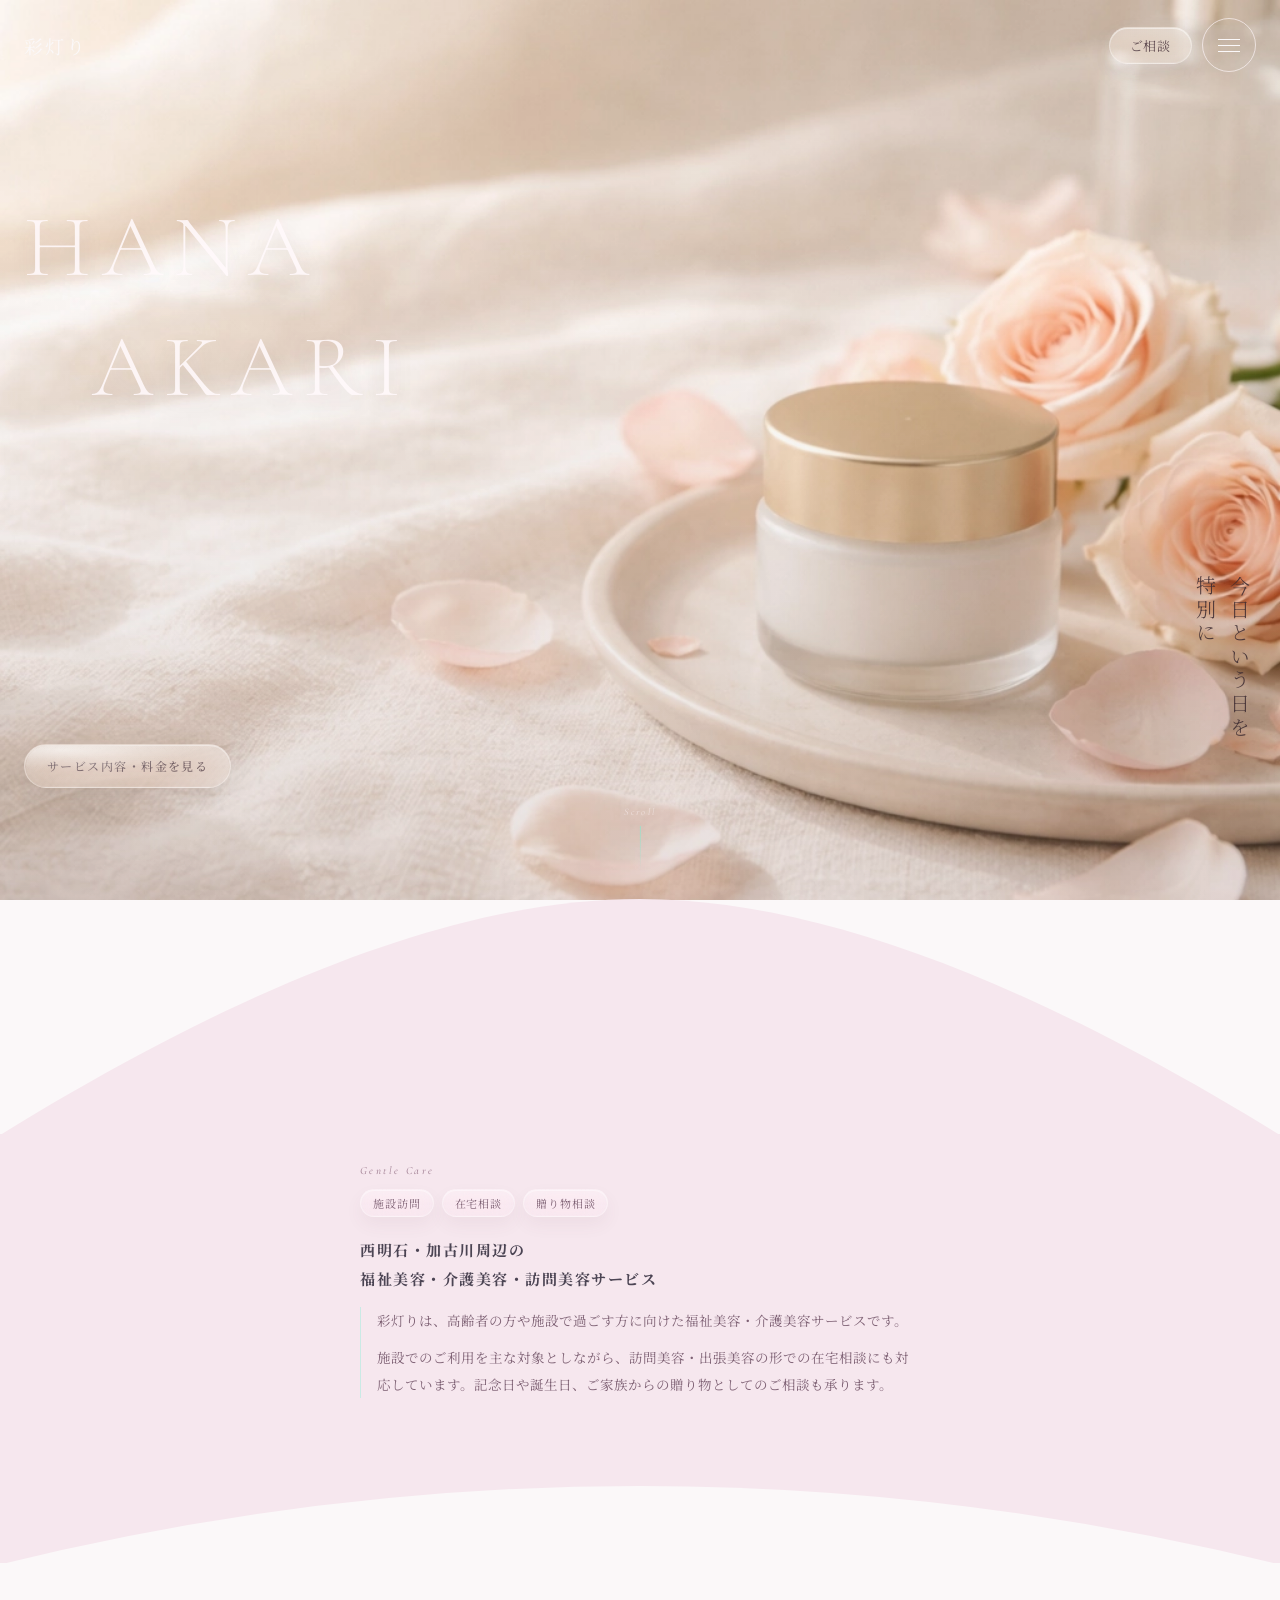
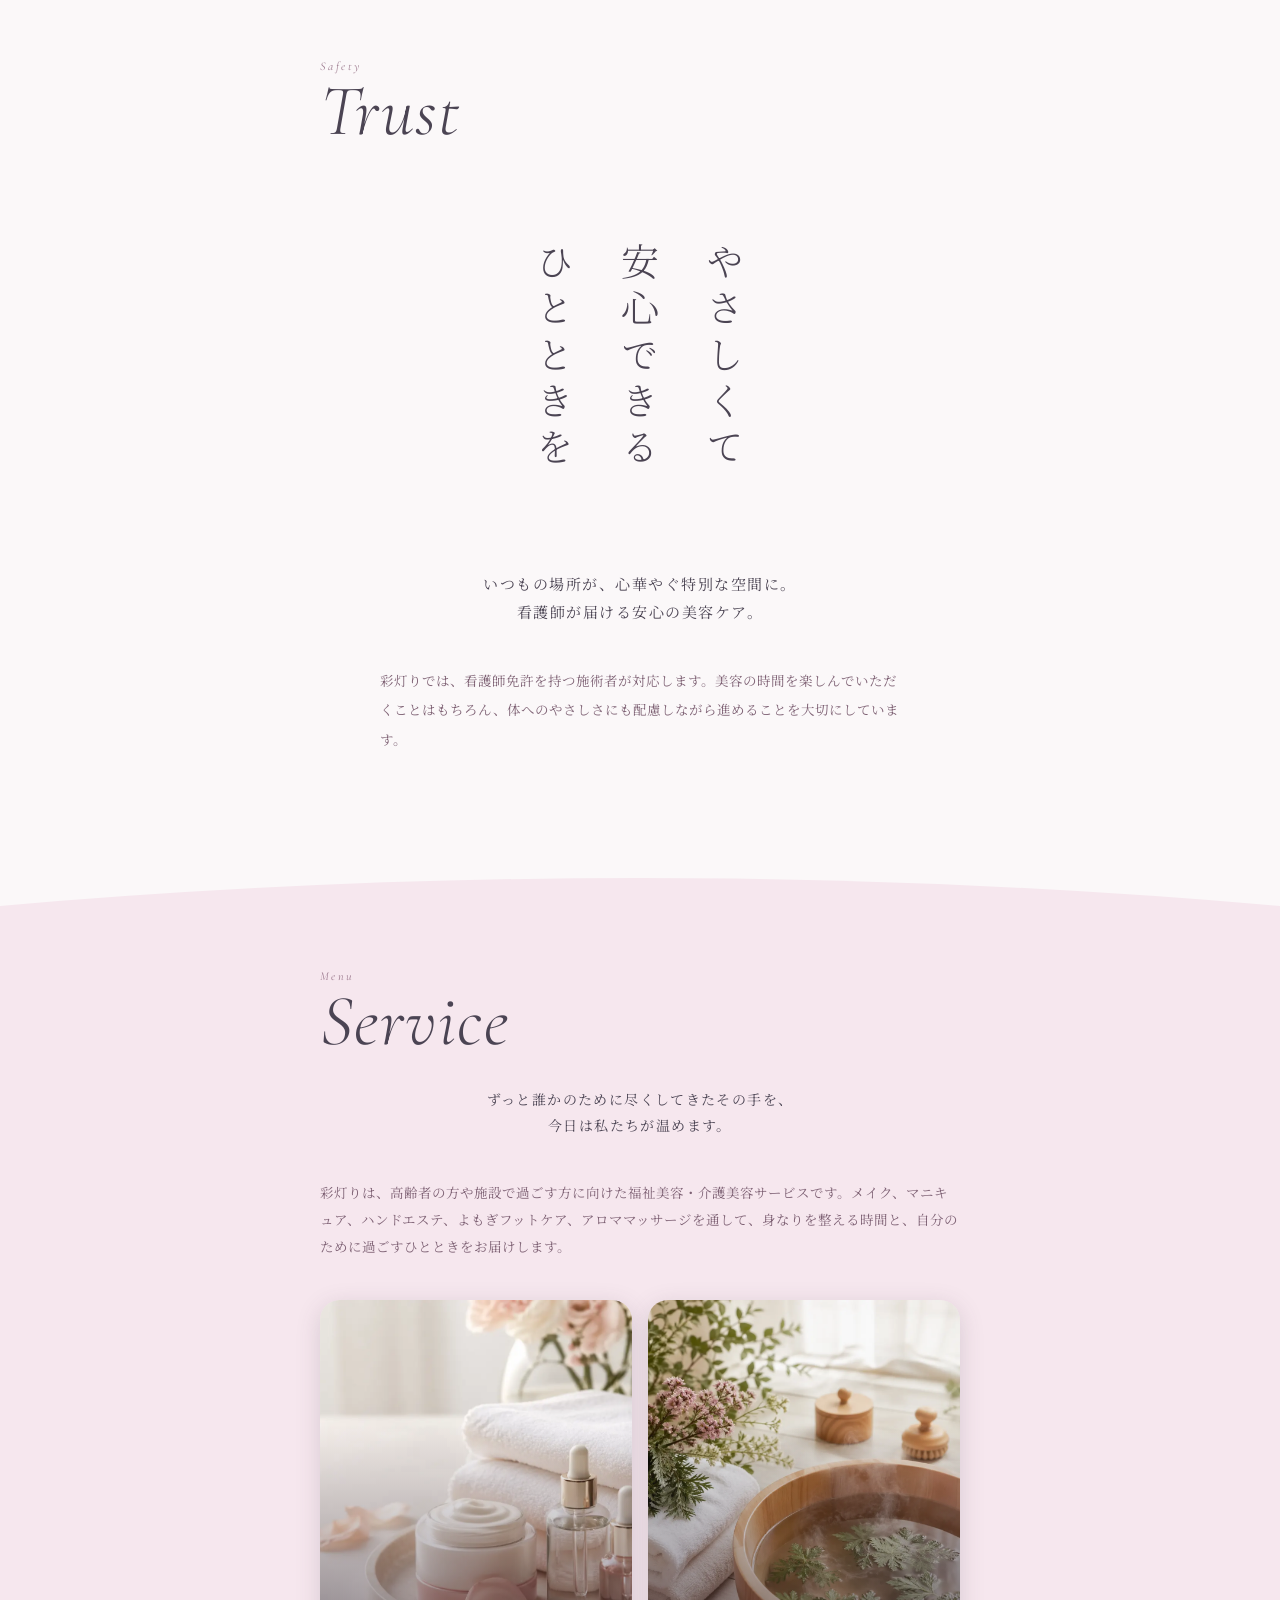
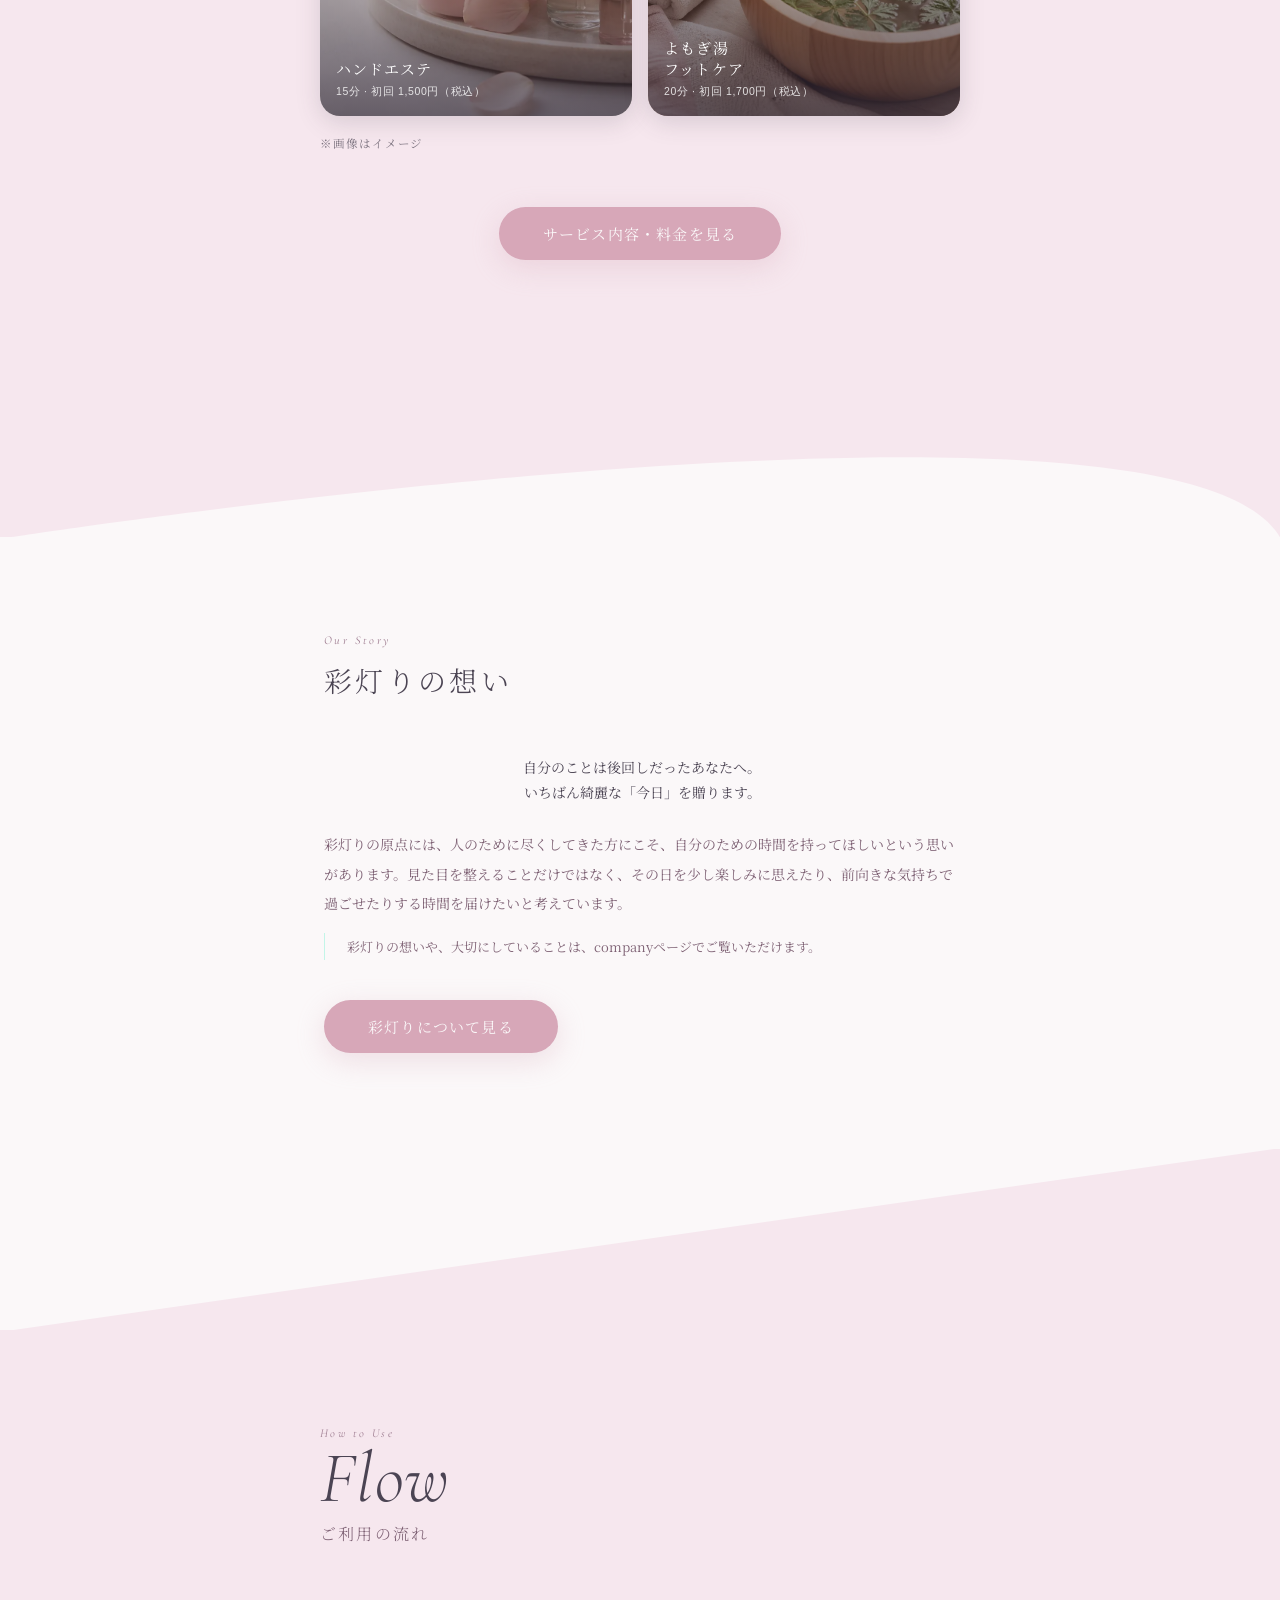
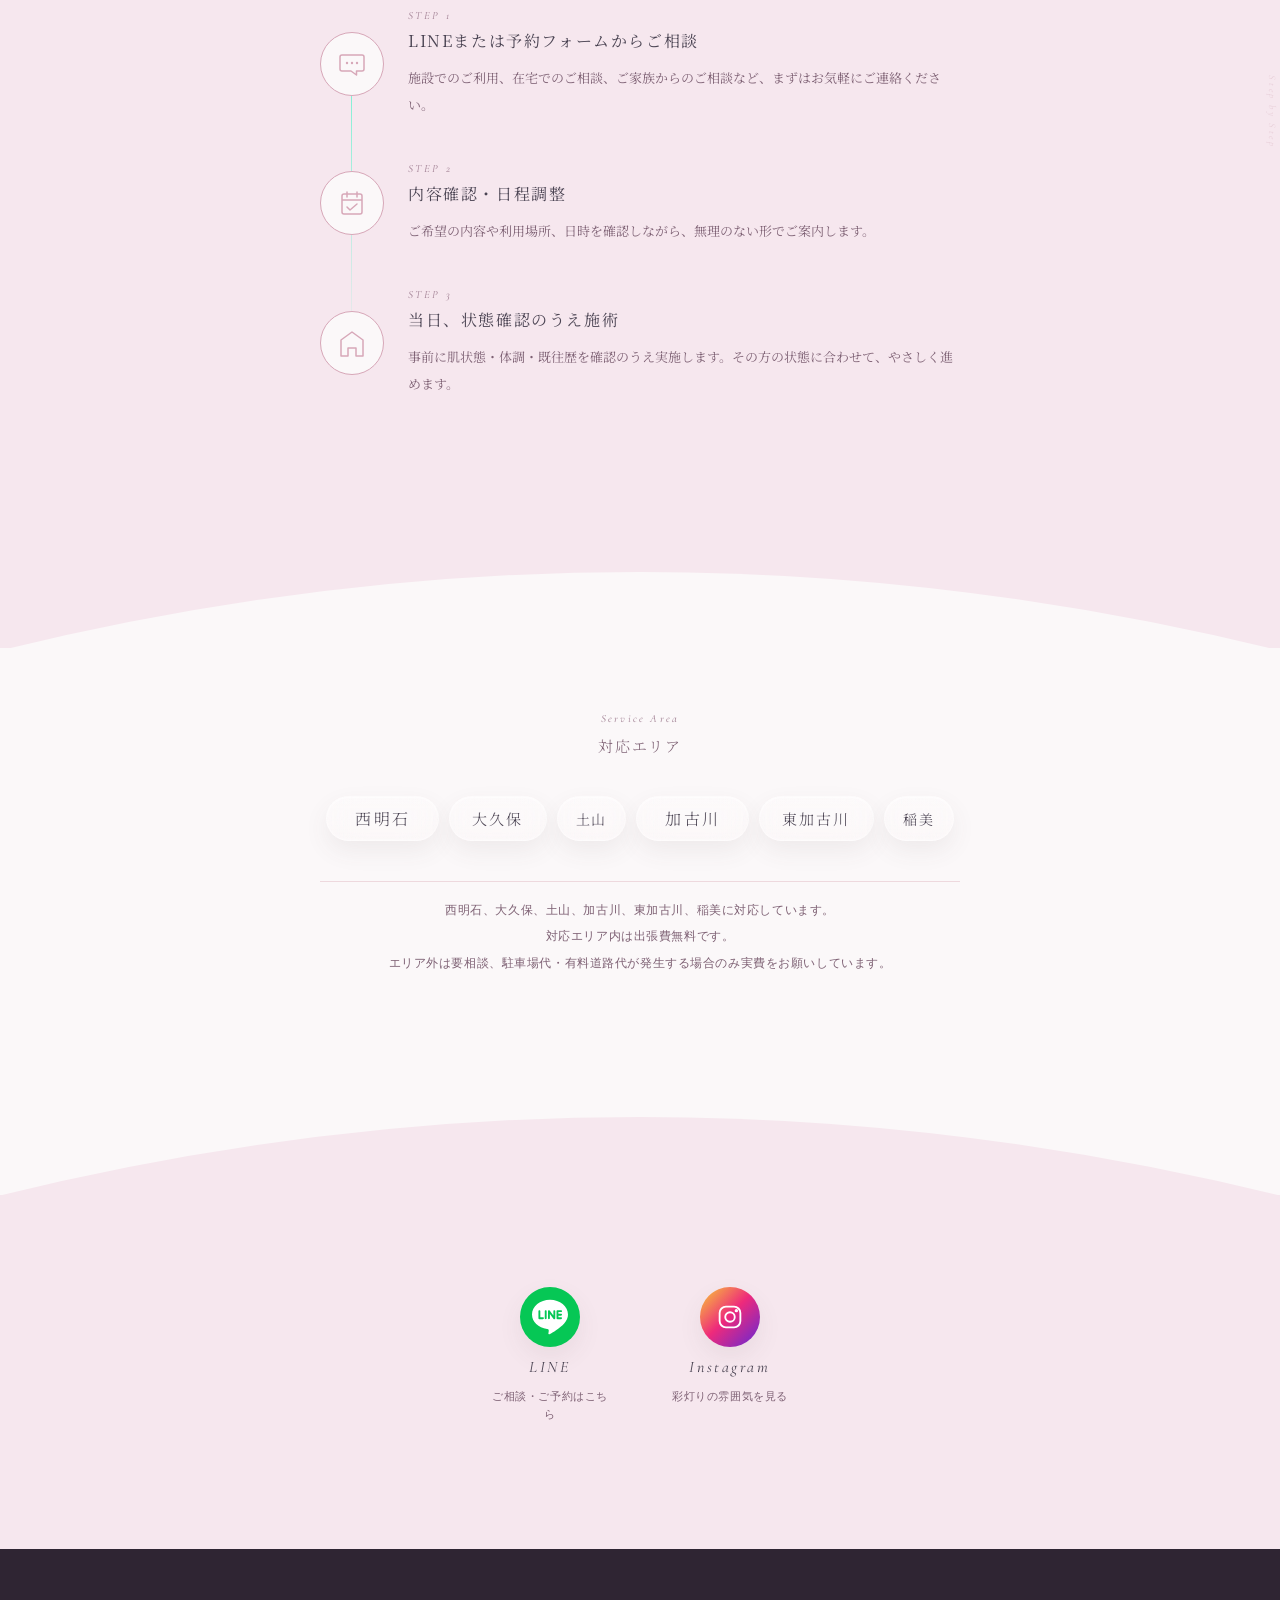
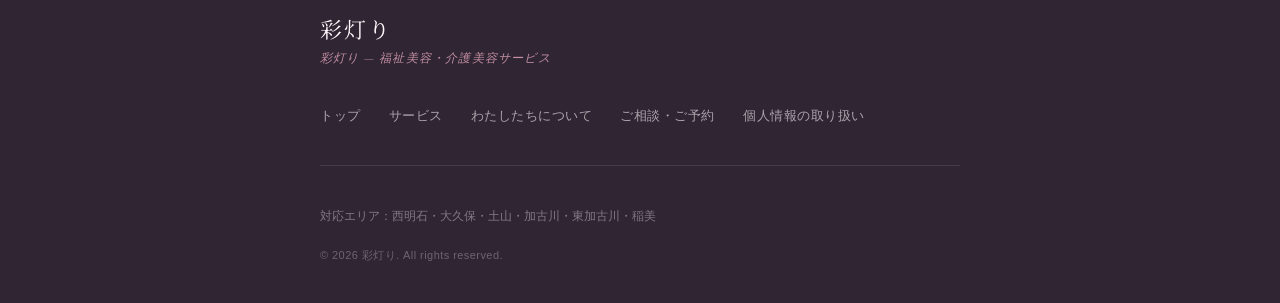
<file: index.html>
﻿<!DOCTYPE html>
<html lang="ja">
<head>
  <meta charset="utf-8" />
  <meta name="viewport" content="width=device-width, initial-scale=1.0" />

  <title>彩灯り｜西明石・加古川周辺の福祉美容・介護美容・訪問美容</title>
  <meta name="description" content="彩灯りは、西明石・加古川周辺で高齢者の方や施設で過ごす方に向けた福祉美容・介護美容・訪問美容サービスを提供しています。" />
  <meta name="application-name" content="彩灯り" />
  <meta name="apple-mobile-web-app-title" content="彩灯り" />

  <link rel="canonical" href="https://hanaakari.remedora.jp/" />

  <link rel="icon" href="assets/images/favicon.ico" />
  <link rel="apple-touch-icon" href="assets/images/apple-touch-icon.png" />

  <meta property="og:type" content="website" />
  <meta property="og:site_name" content="彩灯り" />
  <meta property="og:title" content="彩灯り｜西明石・加古川周辺の福祉美容・介護美容・訪問美容" />
  <meta property="og:description" content="彩灯りは、西明石・加古川周辺で高齢者の方や施設で過ごす方に向けた福祉美容・介護美容・訪問美容サービスを提供しています。" />
  <meta property="og:url" content="https://hanaakari.remedora.jp/" />
  <meta property="og:image" content="https://hanaakari.remedora.jp/assets/images/hanaakari-ogp.jpg?v=20260425-2" />
  <meta property="og:image:secure_url" content="https://hanaakari.remedora.jp/assets/images/hanaakari-ogp.jpg?v=20260425-2" />
  <meta property="og:image:type" content="image/jpeg" />
  <meta property="og:image:width" content="1200" />
  <meta property="og:image:height" content="630" />
  <meta property="og:locale" content="ja_JP" />

  <meta name="twitter:card" content="summary_large_image" />
  <meta name="twitter:title" content="彩灯り｜西明石・加古川周辺の福祉美容・介護美容・訪問美容" />
  <meta name="twitter:description" content="彩灯りは、西明石・加古川周辺で高齢者の方や施設で過ごす方に向けた福祉美容・介護美容・訪問美容サービスを提供しています。" />
  <meta name="twitter:image" content="https://hanaakari.remedora.jp/assets/images/hanaakari-ogp.jpg?v=20260425-2" />

  <link rel="preconnect" href="https://fonts.googleapis.com" />
  <link rel="preconnect" href="https://fonts.gstatic.com" crossorigin />
  <link href="https://fonts.googleapis.com/css2?family=Cormorant+Garamond:ital,wght@0,300;0,400;1,300;1,400&amp;family=Noto+Serif+JP:wght@300;400&amp;display=swap" rel="stylesheet" />

  <link rel="stylesheet" href="assets/css/base.css" />
  <link rel="stylesheet" href="assets/css/components.css" />
  <link rel="stylesheet" href="assets/css/sections.css" />

  <script type="application/ld+json">
{
  "@context": "https://schema.org",
  "@type": "WebSite",
  "name": "彩灯り",
  "alternateName": [
    "はなあかり",
    "HANA AKARI",
    "福祉美容 彩灯り",
    "hanaakari.remedora.jp"
  ],
  "url": "https://hanaakari.remedora.jp/"
}
  </script>

  <script type="application/ld+json">
{
  "@context": "https://schema.org",
  "@type": "LocalBusiness",
  "name": "彩灯り",
  "url": "https://hanaakari.remedora.jp/",
  "image": "https://hanaakari.remedora.jp/assets/images/hanaakari-ogp.jpg",
  "description": "彩灯りは、西明石・加古川周辺で高齢者の方や施設・ご自宅で過ごす方に向けた福祉美容・介護美容・訪問美容サービスを提供しています。",
  "areaServed": [
    "西明石",
    "大久保",
    "土山",
    "加古川",
    "東加古川",
    "稲美"
  ],
  "serviceType": [
    "福祉美容",
    "介護美容",
    "訪問美容",
    "出張美容",
    "メイク",
    "マニキュア",
    "ハンドエステ",
    "よもぎフットケア",
    "アロマケア"
  ]
}
  </script>

  <script async src="https://www.googletagmanager.com/gtag/js?id=G-NT072ZRGZ3"></script>
  <script>
    window.dataLayer = window.dataLayer || [];
    function gtag(){dataLayer.push(arguments);}
    gtag('js', new Date());
    gtag('config', 'G-NT072ZRGZ3');
  </script>
</head>
<body>
<!-- ========== Loading Screen ========== -->
<div aria-label="読み込み中" class="site-loading" id="site-loading" role="status">
<div aria-hidden="true" class="site-loading__circles">
<div class="site-loading__circle"></div>
<div class="site-loading__circle"></div>
<div class="site-loading__circle"></div>
</div>
<div class="site-loading__inner">
<p class="site-loading__logo">彩灯り</p>
<p class="site-loading__sub">HANA AKARI</p>
<div aria-hidden="true" class="site-loading__bar">
<div class="site-loading__bar-fill"></div>
</div>
</div>
</div>
<!-- ========== Header ========== -->
<header class="site-header" role="banner">
<a aria-label="彩灯り トップへ" class="site-header__logo" href="index.html">彩灯り</a>
<div class="site-header__actions">
<a class="pill-link--header" href="contact.html">ご相談</a>
<button aria-controls="navDrawer" aria-expanded="false" aria-label="メニューを開く" class="menu-circle">
<span aria-hidden="true" class="menu-circle__lines">
<span></span><span></span><span></span>
</span>
</button>
</div>
</header>
<!-- Navigation Drawer -->
<nav aria-label="サイトナビゲーション" class="nav-drawer" id="navDrawer">
<ul class="nav-drawer__list" role="list">
<li class="nav-drawer__item">
<a class="nav-drawer__link" href="index.html">
          トップ <span class="nav-en">Home</span>
</a>
</li>
<li class="nav-drawer__item">
<a class="nav-drawer__link" href="service.html">
          サービス <span class="nav-en">Service</span>
</a>
</li>
<li class="nav-drawer__item">
<a class="nav-drawer__link" href="company.html">
          わたしたちについて <span class="nav-en">Company</span>
</a>
</li>
<li class="nav-drawer__item">
<a class="nav-drawer__link" href="contact.html">
          ご相談・ご予約 <span class="nav-en">Contact</span>
</a>
</li>
</ul>
<div class="nav-drawer__contact">
<p class="nav-drawer__contact-label">Contact</p>
<a class="pill-cta" href="contact.html">ご相談はこちら</a>
</div>
</nav>
<main>
<!-- ========== Hero ========== -->
<section aria-label="ヒーローセクション" class="hero hero--visual-first">
<div aria-hidden="true" class="hero__bg"></div>

<div aria-hidden="true" class="hero__vertical-copy">
<span class="hero__vertical-line">今日という日を<br>特別に</span>
</div>

<div class="hero__content hero__content--visual-first">
<p class="hero__brand" aria-label="彩灯り">
<span class="hero__brand-line">HANA</span>
<span class="hero__brand-line hero__brand-line--sub">AKARI</span>
</p>
<a class="pill-cta pill-cta--hero" href="service.html" data-ga4-event="service_interest_click" data-ga4-cta-location="hero" data-ga4-cta-text="サービス内容・料金を見る" data-ga4-page-type="home">サービス内容・料金を見る</a>
</div>

<div aria-hidden="true" class="hero__scroll">
<span class="hero__scroll-label">Scroll</span>
<span class="hero__scroll-line"></span>
</div>
</section>

<!-- shape: hero → hero intro -->
<div aria-hidden="true" class="curve-top">
<svg preserveaspectratio="none" viewbox="0 0 390 72" xmlns="http://www.w3.org/2000/svg">
<path d="M0,72 C78,24 142,0 195,0 C248,0 312,24 390,72 L390,72 L0,72 Z" fill="#F6E7EE"></path>
</svg>
</div>

<div class="home-hero-copy">
  <div class="home-hero-copy__inner">
    <span class="home-hero-copy__eyebrow fade-up">Gentle Care</span>

    <div class="home-hero-copy__chips fade-up" data-delay="60" aria-label="対応内容">
      <span class="home-hero-copy__chip">施設訪問</span>
      <span class="home-hero-copy__chip">在宅相談</span>
      <span class="home-hero-copy__chip">贈り物相談</span>
    </div>

    <h1 class="home-hero-copy__lead fade-up">西明石・加古川周辺の<br>福祉美容・介護美容・訪問美容サービス</h1>

    <div class="home-hero-copy__body">
      <p class="home-hero-copy__text fade-up" data-delay="100">彩灯りは、高齢者の方や施設で過ごす方に向けた福祉美容・介護美容サービスです。</p>
      <p class="home-hero-copy__text fade-up" data-delay="200">施設でのご利用を主な対象としながら、訪問美容・出張美容の形での在宅相談にも対応しています。記念日や誕生日、ご家族からの贈り物としてのご相談も承ります。</p>
    </div>
  </div>
</div>

<div aria-hidden="true" class="shape-divider shape-divider--arch-soft shape-divider--source-pink">
  <svg preserveAspectRatio="none" viewBox="0 0 390 48" xmlns="http://www.w3.org/2000/svg">
    <path d="M0,48 Q195,0 390,48 Z" fill="#FBF8F9"></path>
  </svg>
</div>

<!-- ========== Home Trust ========== -->
<section aria-labelledby="trust-heading" class="home-trust">
<div class="home-trust__inner">
<div class="section-heading">
<span class="section-heading__eyebrow fade-up">Safety</span>
<h2 class="section-heading__title fade-up" data-delay="100" id="trust-heading">Trust</h2>
<span class="section-heading__title-ja fade-up" data-delay="150">安心できる理由</span>
</div>
<div aria-label="やさしく、無理なく受けるために" class="home-trust__vertical fade-up" data-delay="200">
  <span class="home-trust__vertical-line">ひとときを</span>
  <span class="home-trust__vertical-line">安心できる</span>
  <span class="home-trust__vertical-line">やさしくて</span>
</div>
<div class="home-trust__body">
<p class="home-trust__lead fade-up" data-delay="300">いつもの場所が、心華やぐ特別な空間に。<br>看護師が届ける安心の美容ケア。</p>
<div class="home-trust__prose">
  <p class="home-trust__text fade-up" data-delay="380">
    彩灯りでは、看護師免許を持つ施術者が対応します。美容の時間を楽しんでいただくことはもちろん、体へのやさしさにも配慮しながら進めることを大切にしています。
  </p>
</div>
</div>
</section>

<div aria-hidden="true" class="shape-divider shape-divider--arch-soft shape-divider--trust-to-service">
  <svg preserveAspectRatio="none" viewBox="0 0 390 48" xmlns="http://www.w3.org/2000/svg">
    <path d="M0,48 Q195,0 390,48 Z" fill="#F6E7EE"></path>
  </svg>
</div>

<!-- ========== Service Preview ========== -->
<section aria-labelledby="service-preview-heading" class="service-preview">
<div class="service-preview__inner">
<div class="section-heading">
<span class="section-heading__eyebrow fade-up">Menu</span>
<h2 class="section-heading__title fade-up" data-delay="100" id="service-preview-heading">Service</h2>
<p class="section-heading__lead fade-up" data-delay="200">ずっと誰かのために尽くしてきたその手を、<br>今日は私たちが温めます。</p>
<div class="service-preview__prose">
  <p class="service-preview__body fade-up" data-delay="250">
    彩灯りは、高齢者の方や施設で過ごす方に向けた福祉美容・介護美容サービスです。メイク、マニキュア、ハンドエステ、よもぎフットケア、アロママッサージを通して、身なりを整える時間と、自分のために過ごすひとときをお届けします。
  </p>

</div>
<div class="service-preview__cards">
<figure class="service-preview-card-wrap fade-up" data-delay="100">
<article class="service-preview-card">
<img class="service-preview-card__bg" alt="ハンドエステのイメージ" loading="lazy" src="assets/images/service-hand.jpg"/>
<div class="service-preview-card__overlay"></div>
<div class="service-preview-card__info">
<p class="service-preview-card__name">ハンドエステ</p>
<p class="service-preview-card__meta">15分 · 初回 1,500円（税込）</p>
</div>
</article>
</figure>
<figure class="service-preview-card-wrap fade-up" data-delay="200">
<article class="service-preview-card">
<img class="service-preview-card__bg" alt="よもぎ湯フットケアのイメージ" loading="lazy" src="assets/images/service-foot.jpg"/>
<div class="service-preview-card__overlay"></div>
<div class="service-preview-card__info">
<p class="service-preview-card__name">よもぎ湯<br>フットケア</p>
<p class="service-preview-card__meta">20分 · 初回 1,700円（税込）</p>
</div>
</article>

</figure>

<p class="service-preview__note fade-up" data-delay="350">※画像はイメージ</p>

</div>
<div style="text-align:center; margin-top: -12px;">
<a class="pill-cta fade-up" href="service.html" data-ga4-event="service_interest_click" data-ga4-cta-location="service" data-ga4-cta-text="サービス内容・料金を見る" data-ga4-page-type="home">サービス内容・料金を見る</a>
</div>
</div>
</section>
<!-- shape: service-preview → concept-preview (右寄りスクープ) -->
<div aria-hidden="true" class="shape-divider shape-divider--scoop-right shape-divider--source-pink">
<svg preserveaspectratio="none" viewbox="0 0 390 56">
<path d="M0,56 C0,56 360,0 390,56 Z" fill="#FBF8F9"></path>
</svg>
</div>
<!-- ========== Concept Preview ========== -->
<section aria-labelledby="concept-heading" class="concept-preview">
<div class="concept-preview__inner">

<div class="concept-preview__text-block">
<span class="concept-preview__eyebrow fade-up">Our Story</span>
<h2 class="concept-preview__title fade-up" data-delay="100" id="concept-heading">彩灯りの想い</h2><div class="concept-preview__prose fade-up" data-delay="200"><p class="concept-preview__body concept-preview__body--lead"><strong class="concept-preview__lead">自分のことは後回しだったあなたへ。<br>いちばん綺麗な「今日」を贈ります。</strong></p><p class="concept-preview__body">彩灯りの原点には、人のために尽くしてきた方にこそ、自分のための時間を持ってほしいという思いがあります。見た目を整えることだけではなく、その日を少し楽しみに思えたり、前向きな気持ちで過ごせたりする時間を届けたいと考えています。</p><p class="concept-preview__body concept-preview__body--closing">彩灯りの想いや、大切にしていることは、companyページでご覧いただけます。</p></div>
<a class="pill-cta fade-up" data-delay="300" href="company.html">彩灯りについて見る</a>
</div>
</div>
</section>
<!-- shape: concept-preview → home-flow (斜め上昇) -->
<div aria-hidden="true" class="shape-divider shape-divider--diagonal">
<svg preserveaspectratio="none" viewbox="0 0 390 56">
<path d="M0,56 L390,0 L390,56 Z" fill="#F6E7EE"></path>
</svg>
</div>
<!-- ========== Home Flow ========== -->
<section aria-labelledby="flow-heading" class="home-flow" style="position:relative;">
<div class="home-flow__inner">
<div class="section-heading home-flow__header">
<span class="section-heading__eyebrow fade-up">How to Use</span>
<h2 class="section-heading__title fade-up" data-delay="100" id="flow-heading">Flow</h2>
<span class="section-heading__title-ja fade-up" data-delay="150">ご利用の流れ</span>
</div>
<span aria-hidden="true" class="vert-section-label">Step by Step</span>
<ol class="home-flow__list">
<li class="home-flow__item fade-up" data-delay="100">
<div aria-hidden="true" class="home-flow__icon">
<svg fill="none" height="28" viewbox="0 0 28 28" width="28" xmlns="http://www.w3.org/2000/svg">
<path d="M24 5H4a2 2 0 00-2 2v12a2 2 0 002 2h9l5.5 4v-4H24a2 2 0 002-2V7a2 2 0 00-2-2z" stroke="currentColor" stroke-linejoin="round" stroke-width="1.5"></path>
<circle cx="9" cy="13" fill="currentColor" r="1.2"></circle>
<circle cx="14" cy="13" fill="currentColor" r="1.2"></circle>
<circle cx="19" cy="13" fill="currentColor" r="1.2"></circle>
</svg>
</div>
<div class="home-flow__content">
<span class="home-flow__step">STEP 1</span>
<h3 class="home-flow__title">LINEまたは予約フォームからご相談</h3>
<p class="home-flow__text">施設でのご利用、在宅でのご相談、ご家族からのご相談など、まずはお気軽にご連絡ください。</p>
</div>
</li>
<li class="home-flow__item fade-up" data-delay="200">
<div aria-hidden="true" class="home-flow__icon">
<svg fill="none" height="28" viewbox="0 0 28 28" width="28" xmlns="http://www.w3.org/2000/svg">
<rect height="20" rx="2" stroke="currentColor" stroke-width="1.5" width="20" x="4" y="5"></rect>
<line stroke="currentColor" stroke-width="1.5" x1="4" x2="24" y1="11" y2="11"></line>
<line stroke="currentColor" stroke-linecap="round" stroke-width="1.5" x1="9" x2="9" y1="3" y2="8"></line>
<line stroke="currentColor" stroke-linecap="round" stroke-width="1.5" x1="19" x2="19" y1="3" y2="8"></line>
<path d="M9 18l3 3 7-6" stroke="currentColor" stroke-linecap="round" stroke-linejoin="round" stroke-width="1.5"></path>
</svg>
</div>
<div class="home-flow__content">
<span class="home-flow__step">STEP 2</span>
<h3 class="home-flow__title">内容確認・日程調整</h3>
<p class="home-flow__text">ご希望の内容や利用場所、日時を確認しながら、無理のない形でご案内します。</p>
</div>
</li>
<li class="home-flow__item fade-up" data-delay="300">
<div aria-hidden="true" class="home-flow__icon">
<svg fill="none" height="28" viewbox="0 0 28 28" width="28" xmlns="http://www.w3.org/2000/svg">
<path d="M14 3L3 11v16h7v-8h8v8h7V11z" stroke="currentColor" stroke-linejoin="round" stroke-width="1.5"></path>
</svg>
</div>
<div class="home-flow__content">
<span class="home-flow__step">STEP 3</span>
<h3 class="home-flow__title">当日、状態確認のうえ施術</h3>
<p class="home-flow__text">事前に肌状態・体調・既往歴を確認のうえ実施します。その方の状態に合わせて、やさしく進めます。</p>
</div>
</li>
</ol>
</div>
</section>
<!-- shape: home-flow → home-area (ゆるいアーチ) -->
<div aria-hidden="true" class="shape-divider shape-divider--arch-soft shape-divider--source-pink">
<svg preserveaspectratio="none" viewbox="0 0 390 48">
<path d="M0,48 Q195,0 390,48 Z" fill="#FBF8F9"></path>
</svg>
</div>
<!-- ========== Home Area ========== -->
<section aria-labelledby="area-heading" class="home-area">
<div class="home-area__inner">
<div class="home-area__header">
<span class="home-area__label fade-up">Service Area</span>
<h2 class="home-area__title fade-up" data-delay="100" id="area-heading">対応エリア</h2>
</div>
<div class="home-area__chips fade-up" data-delay="200">
<span class="home-area__chip home-area__chip--wide">西明石</span>
<span class="home-area__chip">大久保</span>
<span class="home-area__chip home-area__chip--compact">土山</span>
<span class="home-area__chip home-area__chip--wide">加古川</span>
<span class="home-area__chip">東加古川</span>
<span class="home-area__chip home-area__chip--compact">稲美</span>
</div>
<div class="home-area__note fade-up" data-delay="300">
<p>西明石、大久保、土山、加古川、東加古川、稲美に対応しています。</p>
<p>対応エリア内は出張費無料です。</p>
<p>エリア外は要相談、駐車場代・有料道路代が発生する場合のみ実費をお願いしています。</p>
</div>
</div>
</section>
<div aria-hidden="true" class="shape-divider shape-divider--arch-soft shape-divider--source-off-white">
<svg preserveaspectratio="none" viewbox="0 0 390 48">
<path d="M0,48 Q195,0 390,48 Z" fill="#F6E7EE"></path>
</svg>
</div>
<!-- ========== Service Social Icons ========== -->
<section aria-label="SNS・お問い合わせ" class="service-social-icons">
  <div class="service-social-icons__inner">
    <ul class="service-social-icons__list" role="list">
      <li class="service-social-icons__item fade-up">
        <a aria-label="LINEで相談・ご予約" class="service-social-icons__link" href="https://chat.line.biz/Uea7caabaea876e6f69f7fde9b84fb55f/chat/2U6c88d57a7ef0c87a5e56146b86e56102?messageId=610021434470957183" rel="noopener noreferrer" target="_blank" data-ga4-event="line_click" data-ga4-cta-location="service" data-ga4-cta-text="LINE" data-ga4-page-type="home" data-ga4-destination-type="line">
          <span aria-hidden="true" class="service-social-icons__icon service-social-icons__icon--line">
            <svg viewBox="0 0 24 24" xmlns="http://www.w3.org/2000/svg" aria-hidden="true">
              <path fill="currentColor" d="M19.365 9.863c.349 0 .63.285.63.631 0 .345-.281.63-.63.63H17.61v1.125h1.755c.349 0 .63.283.63.63 0 .344-.281.629-.63.629h-2.386c-.345 0-.627-.285-.627-.629V8.108c0-.345.282-.63.63-.63h2.386c.346 0 .627.285.627.63 0 .349-.281.63-.63.63H17.61v1.125h1.755zm-3.855 3.016c0 .27-.174.51-.432.596-.064.021-.133.031-.199.031-.211 0-.391-.09-.51-.25l-2.443-3.317v2.94c0 .344-.279.629-.631.629-.346 0-.626-.285-.626-.629V8.108c0-.27.173-.51.43-.595.06-.023.136-.033.194-.033.195 0 .375.104.495.254l2.462 3.33V8.108c0-.345.282-.63.63-.63.345 0 .63.285.63.63v4.771zm-5.741 0c0 .344-.282.629-.631.629-.345 0-.627-.285-.627-.629V8.108c0-.345.282-.63.63-.63.346 0 .628.285.628.63v4.771zm-2.466.629H4.917c-.345 0-.63-.285-.63-.629V8.108c0-.345.285-.63.63-.63.348 0 .63.285.63.63v4.141h1.756c.348 0 .629.283.629.63 0 .344-.282.629-.629.629M24 10.314C24 4.943 18.615.572 12 .572S0 4.943 0 10.314c0 4.811 4.27 8.842 10.035 9.608.391.082.923.258 1.058.59.12.301.079.766.038 1.08l-.164 1.02c-.045.301-.24 1.186 1.049.645 1.291-.539 6.916-4.078 9.436-6.975C23.176 14.393 24 12.458 24 10.314"/>
            </svg>
          </span>
          <span class="service-social-icons__label">LINE</span>
          <span class="service-social-icons__sub">ご相談・ご予約はこちら</span>
        </a>
      </li>

      <li class="service-social-icons__item fade-up" data-delay="150">
        <a aria-label="Instagramで雰囲気を見る" class="service-social-icons__link" href="https://www.instagram.com/hanaakari.1111?igsh=MWtibWt0c3Vua2Qzdg==" rel="noopener noreferrer" target="_blank" data-ga4-event="instagram_click" data-ga4-cta-location="service" data-ga4-cta-text="Instagram" data-ga4-page-type="home" data-ga4-destination-type="instagram">
          <span aria-hidden="true" class="service-social-icons__icon service-social-icons__icon--ig">
            <svg viewBox="0 0 34 34" xmlns="http://www.w3.org/2000/svg" role="img" aria-hidden="true">
              <rect x="5.25" y="5.25" width="23.5" height="23.5" rx="7.2" stroke="currentColor" stroke-width="2.1" fill="none"/>
              <circle cx="17" cy="17" r="5.4" stroke="currentColor" stroke-width="2.1" fill="none"/>
              <circle cx="24.2" cy="9.8" r="1.9" fill="currentColor"/>
            </svg>
          </span>
          <span class="service-social-icons__label">Instagram</span>
          <span class="service-social-icons__sub">彩灯りの雰囲気を見る</span>
        </a>
      </li>
    </ul>
  </div>

</section>
</main>
<!-- ========== Footer ========== -->
<footer class="site-footer" role="contentinfo">
<div class="site-footer__inner">
<p class="site-footer__logo">彩灯り</p>
<p class="site-footer__tagline">彩灯り — 福祉美容・介護美容サービス</p>
<nav aria-label="フッターナビゲーション" class="site-footer__nav">
<a href="index.html">トップ</a>
<a href="service.html">サービス</a>
<a href="company.html">わたしたちについて</a>
<a href="contact.html">ご相談・ご予約</a>
<a href="privacy.html">個人情報の取り扱い</a>
</nav>
<p class="site-footer__area">対応エリア：西明石・大久保・土山・加古川・東加古川・稲美</p>
<p class="site-footer__copy">© 2026 彩灯り. All rights reserved.</p>
</div>
</footer>
<script src="assets/js/main.js"></script>
<script src="assets/js/custom-analytics.js"></script>
</body>
</html>
</file>
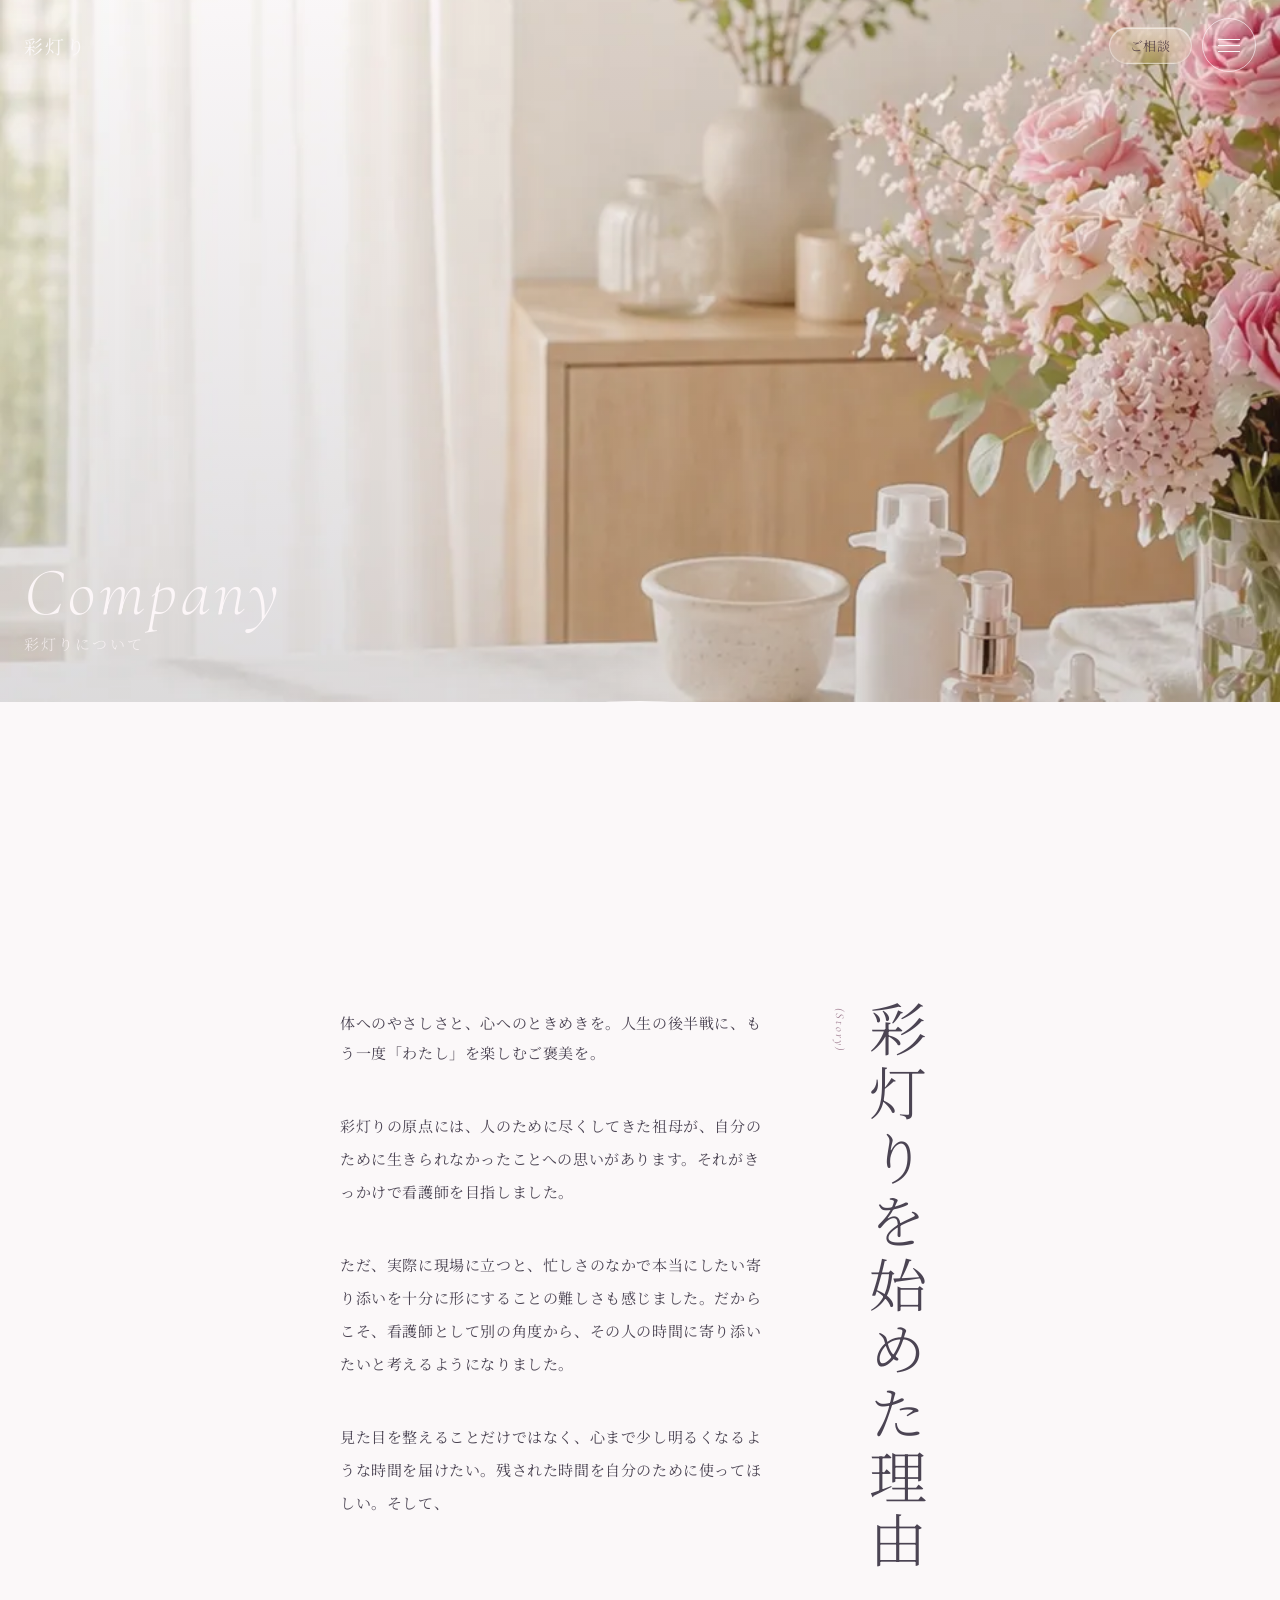
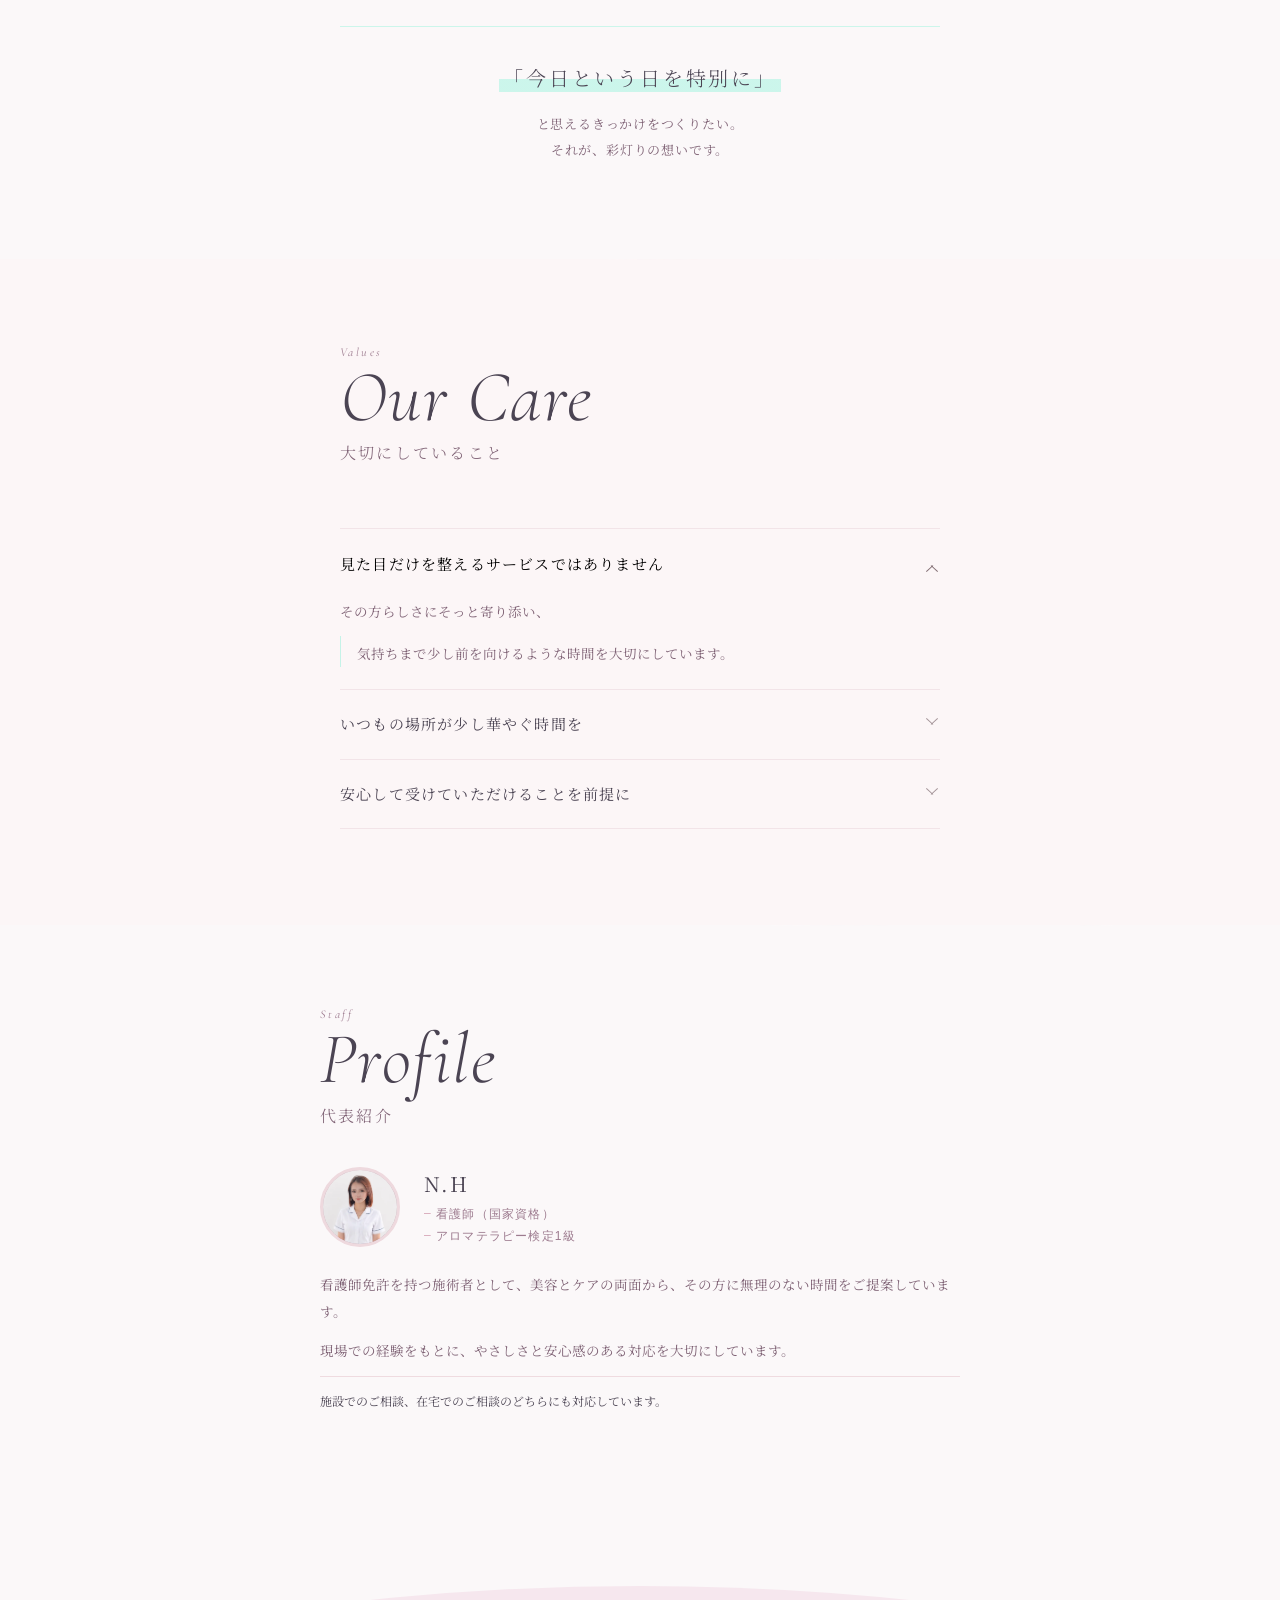
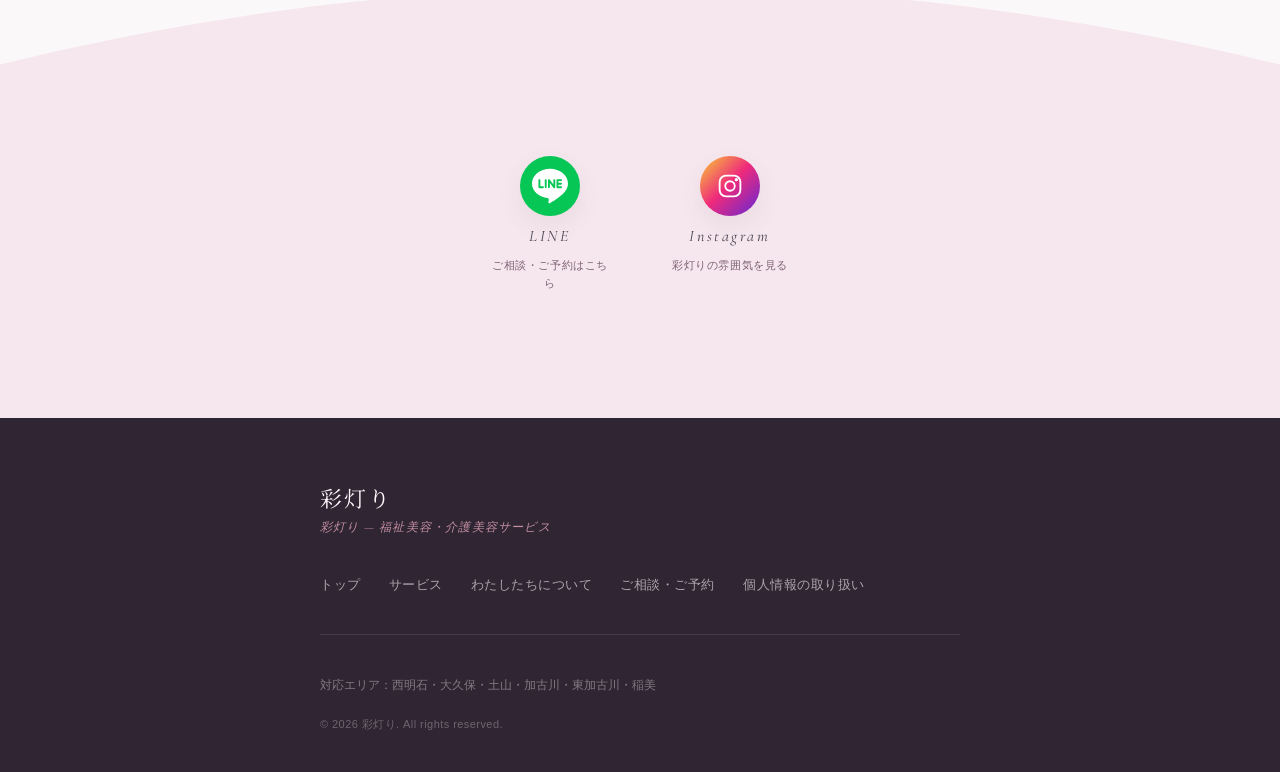
<file: company.html>
<!DOCTYPE html>
<html lang="ja">
<head>
  <meta charset="utf-8" />
  <meta name="viewport" content="width=device-width, initial-scale=1.0" />

  <title>彩灯りについて｜福祉美容・介護美容サービス</title>
  <meta name="description" content="彩灯りは、西明石・加古川周辺で、高齢者の方や施設・ご自宅で過ごす方に向けた福祉美容・介護美容・訪問美容サービスを提供しています。サービスに込めた想いや大切にしている考え方をご紹介します。" />
  <meta name="application-name" content="彩灯り" />
  <meta name="apple-mobile-web-app-title" content="彩灯り" />

  <link rel="canonical" href="https://hanaakari.remedora.jp/company.html" />

  <link rel="icon" href="/assets/images/favicon.ico?v=20260425-2" sizes="any" />
  <link rel="shortcut icon" href="/assets/images/favicon.ico?v=20260425-2" />
  <link rel="apple-touch-icon" href="/assets/images/apple-touch-icon.png?v=20260425-2" />

  <meta property="og:type" content="website" />
  <meta property="og:site_name" content="彩灯り" />
  <meta property="og:title" content="彩灯りについて｜福祉美容・介護美容サービス" />
  <meta property="og:description" content="彩灯りは、西明石・加古川周辺で、高齢者の方や施設・ご自宅で過ごす方に向けた福祉美容・介護美容・訪問美容サービスを提供しています。サービスに込めた想いや大切にしている考え方をご紹介します。" />
  <meta property="og:url" content="https://hanaakari.remedora.jp/company.html" />
  <meta property="og:image" content="https://hanaakari.remedora.jp/assets/images/hanaakari-ogp.jpg?v=20260425-2" />
  <meta property="og:image:secure_url" content="https://hanaakari.remedora.jp/assets/images/hanaakari-ogp.jpg?v=20260425-2" />
  <meta property="og:image:type" content="image/jpeg" />
  <meta property="og:image:width" content="1200" />
  <meta property="og:image:height" content="630" />
  <meta property="og:locale" content="ja_JP" />

  <meta name="twitter:card" content="summary_large_image" />
  <meta name="twitter:title" content="彩灯りについて｜福祉美容・介護美容サービス" />
  <meta name="twitter:description" content="彩灯りは、西明石・加古川周辺で、高齢者の方や施設・ご自宅で過ごす方に向けた福祉美容・介護美容・訪問美容サービスを提供しています。サービスに込めた想いや大切にしている考え方をご紹介します。" />
  <meta name="twitter:image" content="https://hanaakari.remedora.jp/assets/images/hanaakari-ogp.jpg?v=20260425-2" />

  <link rel="preconnect" href="https://fonts.googleapis.com" />
  <link rel="preconnect" href="https://fonts.gstatic.com" crossorigin />
  <link href="https://fonts.googleapis.com/css2?family=Cormorant+Garamond:ital,wght@0,300;0,400;1,300;1,400&amp;family=Noto+Serif+JP:wght@300;400&amp;display=swap" rel="stylesheet" />

  <link rel="stylesheet" href="/assets/css/base.css" />
  <link rel="stylesheet" href="/assets/css/components.css" />
  <link rel="stylesheet" href="/assets/css/sections.css" />

  <script async src="https://www.googletagmanager.com/gtag/js?id=G-NT072ZRGZ3"></script>
  <script>
    window.dataLayer = window.dataLayer || [];
    function gtag(){dataLayer.push(arguments);}
    gtag('js', new Date());
    gtag('config', 'G-NT072ZRGZ3');
  </script>
</head>
<body>
<!-- ========== Header ========== -->
<header class="site-header" role="banner">
<a aria-label="彩灯り トップへ" class="site-header__logo" href="index.html">彩灯り</a>
<div class="site-header__actions">
<a class="pill-link--header" href="contact.html">ご相談</a>
<button aria-controls="navDrawer" aria-expanded="false" aria-label="メニューを開く" class="menu-circle">
<span aria-hidden="true" class="menu-circle__lines">
<span></span><span></span><span></span>
</span>
</button>
</div>
</header>
<!-- Navigation Drawer -->
<nav aria-label="サイトナビゲーション" class="nav-drawer" id="navDrawer">
<ul class="nav-drawer__list" role="list">
<li class="nav-drawer__item">
<a class="nav-drawer__link" href="index.html">
          トップ <span class="nav-en">Home</span>
</a>
</li>
<li class="nav-drawer__item">
<a class="nav-drawer__link" href="service.html">
          サービス <span class="nav-en">Service</span>
</a>
</li>
<li class="nav-drawer__item">
<a class="nav-drawer__link" href="company.html">
          わたしたちについて <span class="nav-en">Company</span>
</a>
</li>
<li class="nav-drawer__item">
<a class="nav-drawer__link" href="contact.html">
          ご相談・ご予約 <span class="nav-en">Contact</span>
</a>
</li>
</ul>
<div class="nav-drawer__contact">
<p class="nav-drawer__contact-label">Contact</p>
<a class="pill-cta" href="contact.html">ご相談はこちら</a>
</div>
</nav>
<main>
<!-- ========== Company Hero ========== -->
<section aria-label="ページビジュアル" class="company-hero">
<div aria-hidden="true" class="company-hero__bg"></div>
<div aria-hidden="true" class="company-hero__overlay"></div>
<div class="company-hero__page-title">
<p class="company-hero__title-en" aria-hidden="true">Company</p>
<h1 class="company-hero__title-ja">彩灯りについて</h1>
</div>
</section>
<!-- company-hero → concept-section -->
<div aria-hidden="true" class="curve-top">
<svg preserveaspectratio="none" viewbox="0 0 390 72" xmlns="http://www.w3.org/2000/svg">
<path d="M0,72 C78,24 142,0 195,0 C248,0 312,24 390,72 L390,72 L0,72 Z" fill="#FBF8F9"></path>
</svg>
</div>
<!-- ========== Concept Section ========== -->
<section aria-label="彩灯りの想い" class="concept-section">
<div class="concept-section__inner">
<div class="concept-panel">
<div class="concept-text-block">


<p class="concept-body concept-body--lead">体へのやさしさと、心へのときめきを。人生の後半戦に、もう一度「わたし」を楽しむご褒美を。</p><p class="concept-body">彩灯りの原点には、人のために尽くしてきた祖母が、自分のために生きられなかったことへの思いがあります。それがきっかけで看護師を目指しました。</p><p class="concept-body">ただ、実際に現場に立つと、忙しさのなかで本当にしたい寄り添いを十分に形にすることの難しさも感じました。だからこそ、看護師として別の角度から、その人の時間に寄り添いたいと考えるようになりました。</p><p class="concept-body">見た目を整えることだけではなく、心まで少し明るくなるような時間を届けたい。残された時間を自分のために使ってほしい。そして、</p></div>
<div aria-hidden="true" class="concept-vertical-block">
<span class="concept-vertical-sub">(Story)</span>
<h2 class="concept-vertical-heading">彩灯りを始めた理由</h2>
</div>
</div>
<div class="concept-closing">
  <p class="concept-closing__phrase"><span class="concept-closing__marker">「今日という日を特別に」</span></p>
  <p class="concept-closing__tail">と思えるきっかけをつくりたい。<br>それが、彩灯りの想いです。</p>
</div>
</div>
</section>
<!-- ========== Values ========== -->
<div aria-hidden="true" class="curve-top">
<svg preserveaspectratio="none" viewbox="0 0 390 56" xmlns="http://www.w3.org/2000/svg">
<path d="M0,0 C130,-20 260,76 390,0 L390,56 L0,56 Z" fill="#F6E7EE"></path>
</svg>
</div>
<section aria-labelledby="values-heading" class="values-section">
  <div class="values-section__inner">
    <div class="section-heading">
      <span class="section-heading__eyebrow fade-up">Values</span>
      <h2 class="section-heading__title fade-up" data-delay="100" id="values-heading">Our Care</h2>
      <span class="section-heading__title-ja fade-up" data-delay="150">大切にしていること</span>
    </div>

    <ul class="values-list values-accordion" role="list">
      <li class="value-item value-item--accordion fade-up is-open" data-delay="100">
        <button
          type="button"
          class="value-item__trigger"
          aria-expanded="true"
          aria-controls="value-panel-01"
          id="value-trigger-01"
        >
          <span class="value-item__title">見た目だけを整えるサービスではありません</span>
          <span class="value-item__chevron" aria-hidden="true"></span>
        </button>

        <div
          class="value-item__panel-wrap"
          id="value-panel-01"
          role="region"
          aria-labelledby="value-trigger-01"
        >
          <div class="value-item__panel">
            <div class="value-item__text-group">
              <p class="value-item__text">その方らしさにそっと寄り添い、</p>
              <p class="value-item__text value-item__text--last">気持ちまで少し前を向けるような時間を大切にしています。</p>
            </div>
          </div>
        </div>
      </li>

      <li class="value-item value-item--accordion fade-up" data-delay="200">
        <button
          type="button"
          class="value-item__trigger"
          aria-expanded="false"
          aria-controls="value-panel-02"
          id="value-trigger-02"
        >
          <span class="value-item__title">いつもの場所が少し華やぐ時間を</span>
          <span class="value-item__chevron" aria-hidden="true"></span>
        </button>

        <div
          class="value-item__panel-wrap"
          id="value-panel-02"
          role="region"
          aria-labelledby="value-trigger-02"
          hidden
        >
          <div class="value-item__panel">
            <div class="value-item__text-group">
              <p class="value-item__text">施設で過ごす毎日のなかでも、いつもの場所が少し華やぎ、自分のための時間を持てること。</p>
              <p class="value-item__text">ご家族にとっても、「贈ってよかった」と思える時間になること。</p>
              <p class="value-item__text value-item__text--last">そうした小さなよろこびの積み重ねを大切にしています。</p>
            </div>
          </div>
        </div>
      </li>

      <li class="value-item value-item--accordion fade-up" data-delay="300">
        <button
          type="button"
          class="value-item__trigger"
          aria-expanded="false"
          aria-controls="value-panel-03"
          id="value-trigger-03"
        >
          <span class="value-item__title">安心して受けていただけることを前提に</span>
          <span class="value-item__chevron" aria-hidden="true"></span>
        </button>

        <div
          class="value-item__panel-wrap"
          id="value-panel-03"
          role="region"
          aria-labelledby="value-trigger-03"
          hidden
        >
          <div class="value-item__panel">
            <div class="value-item__text-group">
              <p class="value-item__text">使う物品や進め方にも配慮し、安心して受けていただけることを前提にしています。</p>
              <p class="value-item__text">施術前には、事前に肌状態・体調・既往歴を確認のうえ実施します。</p>
              <p class="value-item__text">無理な姿勢や長時間の施術は行わず、その方の状態に合わせて無理のない内容をご案内します。</p>
              <p class="value-item__text value-item__text--last">使用するものは、できる限り無添加やオーガニックを意識した材料を選び、安心して受けていただけるよう配慮しています。</p>
            </div>
          </div>
        </div>
      </li>
    </ul>
  </div>
</section>
<!-- ========== Profile ========== -->
<div aria-hidden="true" class="curve-bottom">
<svg preserveaspectratio="none" viewbox="0 0 390 56" xmlns="http://www.w3.org/2000/svg">
<path d="M0,56 C100,56 300,0 390,56 L390,0 L0,0 Z" fill="#F6E7EE"></path>
</svg>
</div>
<section aria-labelledby="profile-heading" class="profile-section">
<div class="profile-section__inner">
<div class="section-heading">
<span class="section-heading__eyebrow fade-up">Staff</span>
<h2 class="section-heading__title fade-up" data-delay="100" id="profile-heading">Profile</h2>
<span class="section-heading__title-ja fade-up" data-delay="150">代表紹介</span>
</div>
<div class="profile-card fade-up" data-delay="200">
<div class="profile-card__header">
<div class="profile-card__photo">
<img alt="代表スタッフ 中間穂歌" loading="lazy" src="assets/images/staff-profile.jpg" style="width:100%; height:100%; object-fit:cover; object-position: center top;"/>
</div>
<div class="profile-card__identity">
<h3 class="profile-card__name">N.H</h3>
<ul class="profile-card__qualifications">
<li>看護師（国家資格）</li>
<li>アロマテラピー検定1級</li>
</ul>
</div>
</div>
<div class="profile-card__prose">
<p class="profile-card__bio">看護師免許を持つ施術者として、美容とケアの両面から、その方に無理のない時間をご提案しています。</p>
<p class="profile-card__bio">現場での経験をもとに、やさしさと安心感のある対応を大切にしています。</p>
<p class="profile-card__note">施設でのご相談、在宅でのご相談のどちらにも対応しています。</p>
</div>
</div>
</div>
</section>
<div aria-hidden="true" class="shape-divider shape-divider--arch-soft shape-divider--source-off-white">
<svg preserveaspectratio="none" viewbox="0 0 390 48">
<path d="M0,48 Q195,0 390,48 Z" fill="#F6E7EE"></path>
</svg>
</div>
<!-- ========== Service Social Icons ========== -->
<section aria-label="SNS・お問い合わせ" class="service-social-icons">
  <div class="service-social-icons__inner">
    <ul class="service-social-icons__list" role="list">
      <li class="service-social-icons__item fade-up">
        <a aria-label="LINEで相談・ご予約" class="service-social-icons__link" href="https://chat.line.biz/Uea7caabaea876e6f69f7fde9b84fb55f/chat/2U6c88d57a7ef0c87a5e56146b86e56102?messageId=610021434470957183" rel="noopener noreferrer" target="_blank" data-ga4-event="line_click" data-ga4-cta-location="social" data-ga4-cta-text="LINE" data-ga4-page-type="company" data-ga4-destination-type="line">
          <span aria-hidden="true" class="service-social-icons__icon service-social-icons__icon--line">
            <svg viewBox="0 0 24 24" xmlns="http://www.w3.org/2000/svg" aria-hidden="true">
              <path fill="currentColor" d="M19.365 9.863c.349 0 .63.285.63.631 0 .345-.281.63-.63.63H17.61v1.125h1.755c.349 0 .63.283.63.63 0 .344-.281.629-.63.629h-2.386c-.345 0-.627-.285-.627-.629V8.108c0-.345.282-.63.63-.63h2.386c.346 0 .627.285.627.63 0 .349-.281.63-.63.63H17.61v1.125h1.755zm-3.855 3.016c0 .27-.174.51-.432.596-.064.021-.133.031-.199.031-.211 0-.391-.09-.51-.25l-2.443-3.317v2.94c0 .344-.279.629-.631.629-.346 0-.626-.285-.626-.629V8.108c0-.27.173-.51.43-.595.06-.023.136-.033.194-.033.195 0 .375.104.495.254l2.462 3.33V8.108c0-.345.282-.63.63-.63.345 0 .63.285.63.63v4.771zm-5.741 0c0 .344-.282.629-.631.629-.345 0-.627-.285-.627-.629V8.108c0-.345.282-.63.63-.63.346 0 .628.285.628.63v4.771zm-2.466.629H4.917c-.345 0-.63-.285-.63-.629V8.108c0-.345.285-.63.63-.63.348 0 .63.285.63.63v4.141h1.756c.348 0 .629.283.629.63 0 .344-.282.629-.629.629M24 10.314C24 4.943 18.615.572 12 .572S0 4.943 0 10.314c0 4.811 4.27 8.842 10.035 9.608.391.082.923.258 1.058.59.12.301.079.766.038 1.08l-.164 1.02c-.045.301-.24 1.186 1.049.645 1.291-.539 6.916-4.078 9.436-6.975C23.176 14.393 24 12.458 24 10.314"/>
            </svg>
          </span>
          <span class="service-social-icons__label">LINE</span>
          <span class="service-social-icons__sub">ご相談・ご予約はこちら</span>
        </a>
      </li>

      <li class="service-social-icons__item fade-up" data-delay="150">
        <a aria-label="Instagramで雰囲気を見る" class="service-social-icons__link" href="https://www.instagram.com/hanaakari.1111?igsh=MWtibWt0c3Vua2Qzdg==" rel="noopener noreferrer" target="_blank" data-ga4-event="instagram_click" data-ga4-cta-location="social" data-ga4-cta-text="Instagram" data-ga4-page-type="company" data-ga4-destination-type="instagram">
          <span aria-hidden="true" class="service-social-icons__icon service-social-icons__icon--ig">
            <svg viewBox="0 0 34 34" xmlns="http://www.w3.org/2000/svg" role="img" aria-hidden="true">
              <rect x="5.25" y="5.25" width="23.5" height="23.5" rx="7.2" stroke="currentColor" stroke-width="2.1" fill="none"/>
              <circle cx="17" cy="17" r="5.4" stroke="currentColor" stroke-width="2.1" fill="none"/>
              <circle cx="24.2" cy="9.8" r="1.9" fill="currentColor"/>
            </svg>
          </span>
          <span class="service-social-icons__label">Instagram</span>
          <span class="service-social-icons__sub">彩灯りの雰囲気を見る</span>
        </a>
      </li>
    </ul>
  </div>

</section>
</main>
<!-- ========== Footer ========== -->
<footer class="site-footer" role="contentinfo">
<div class="site-footer__inner">
<p class="site-footer__logo">彩灯り</p>
<p class="site-footer__tagline">彩灯り — 福祉美容・介護美容サービス</p>
<nav aria-label="フッターナビゲーション" class="site-footer__nav">
<a href="index.html">トップ</a>
<a href="service.html">サービス</a>
<a href="company.html">わたしたちについて</a>
<a href="contact.html">ご相談・ご予約</a>
<a href="privacy.html">個人情報の取り扱い</a>
</nav>
<p class="site-footer__area">対応エリア：西明石・大久保・土山・加古川・東加古川・稲美</p>
<p class="site-footer__copy">© 2026 彩灯り. All rights reserved.</p>
</div>
</footer>
<script src="assets/js/main.js"></script>
<script src="assets/js/custom-analytics.js"></script>
</body>
</html>
</file>
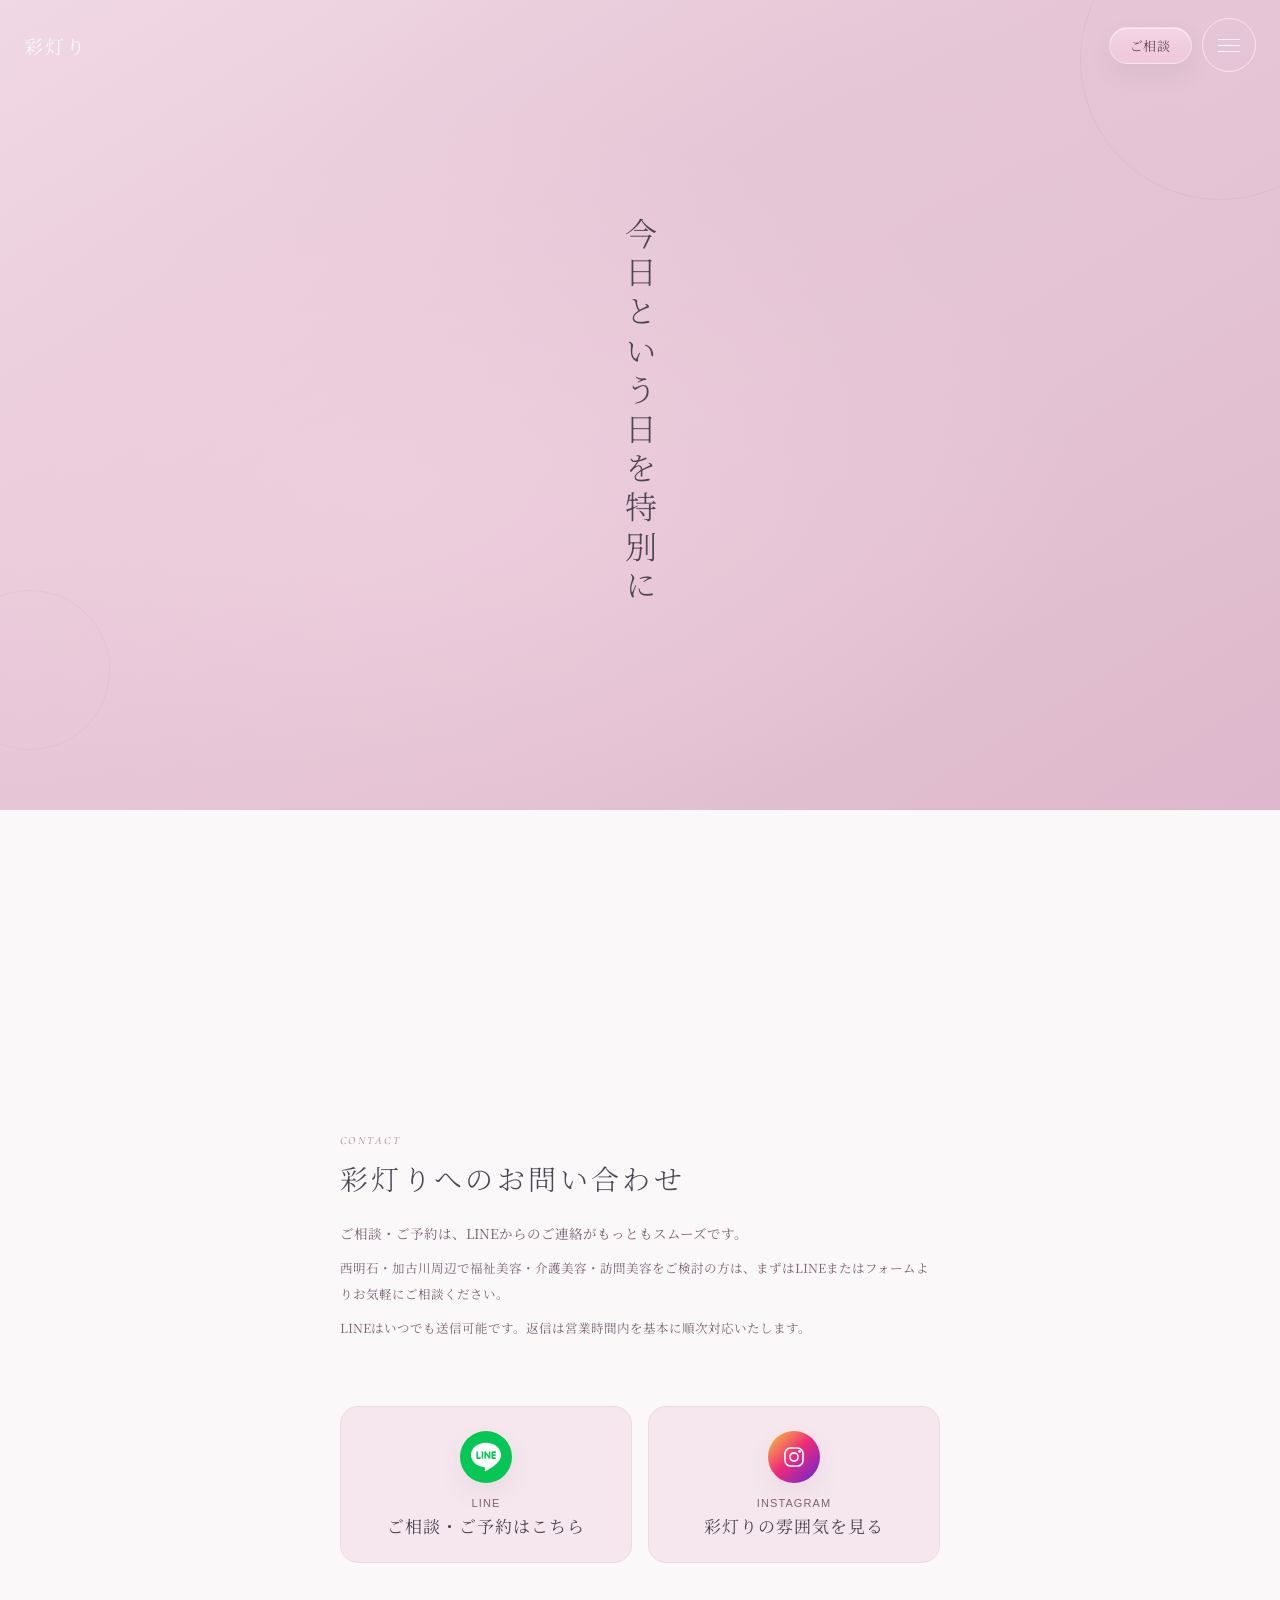
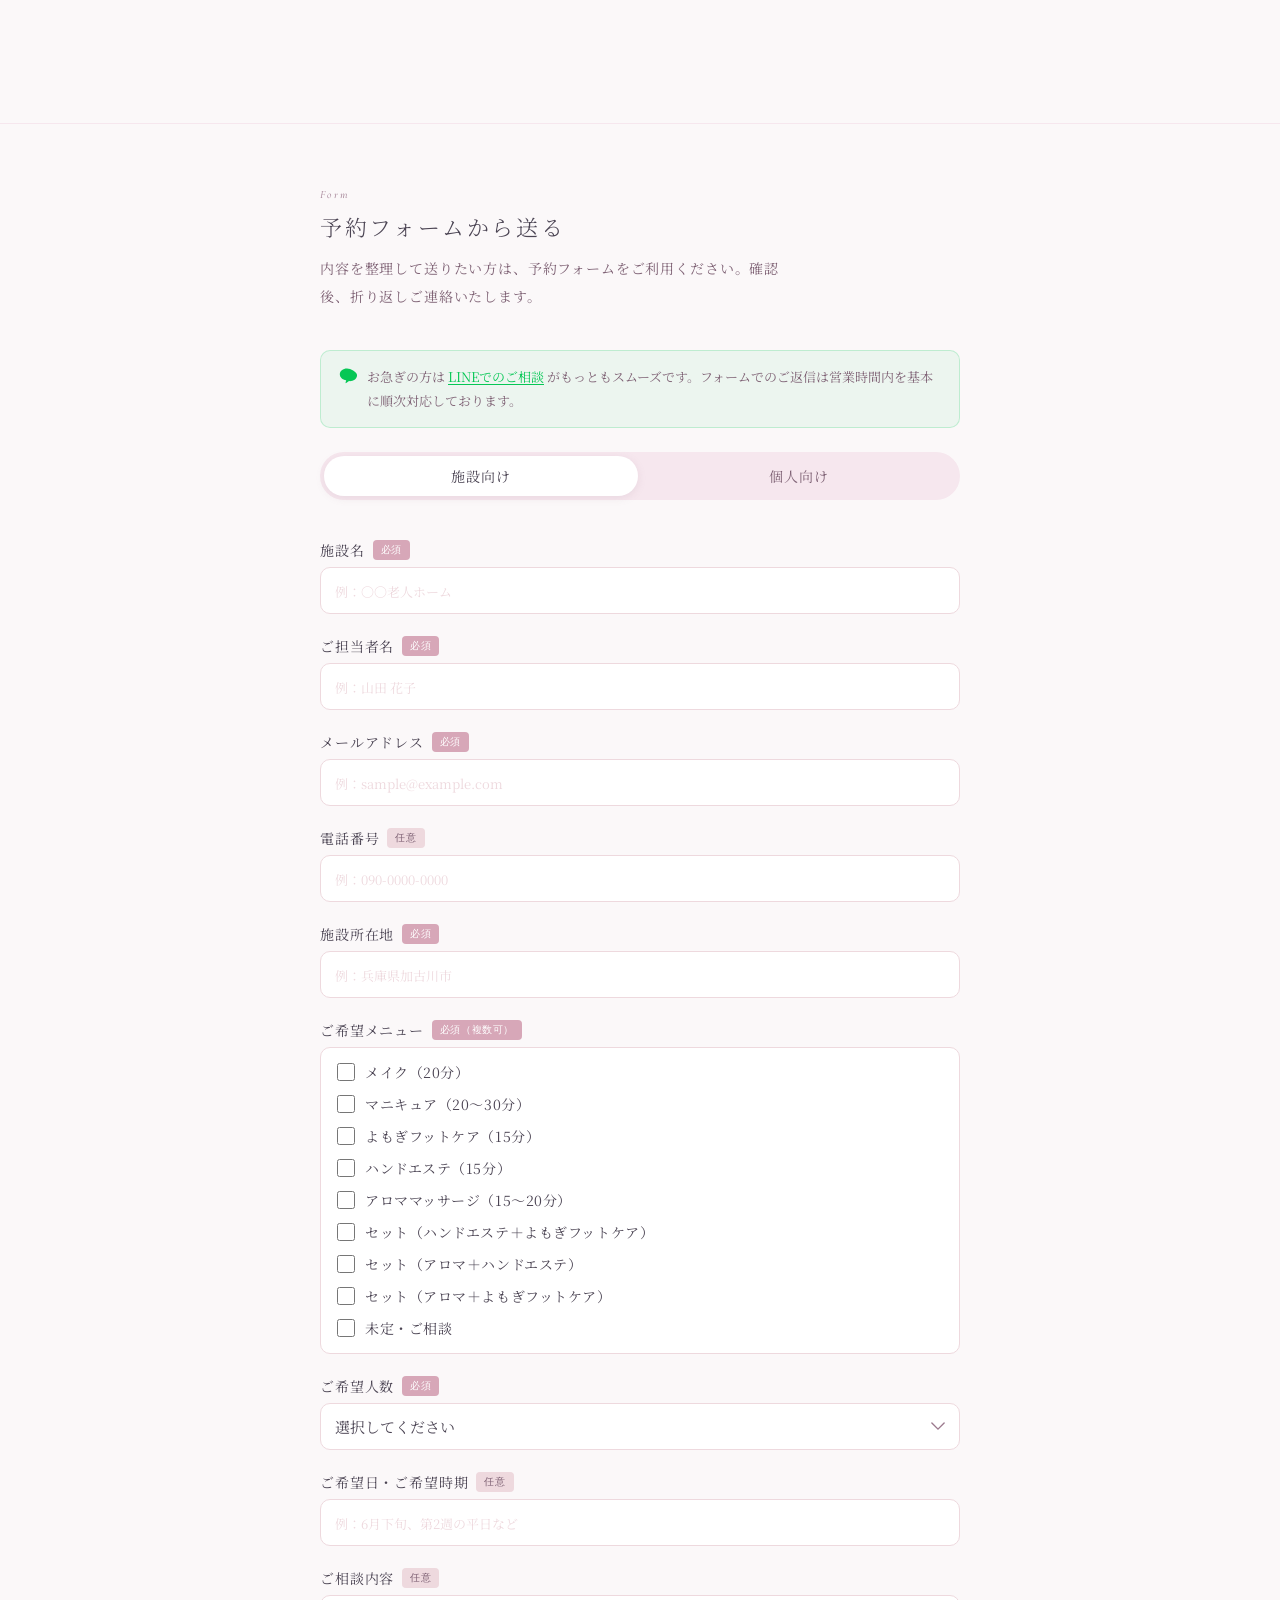
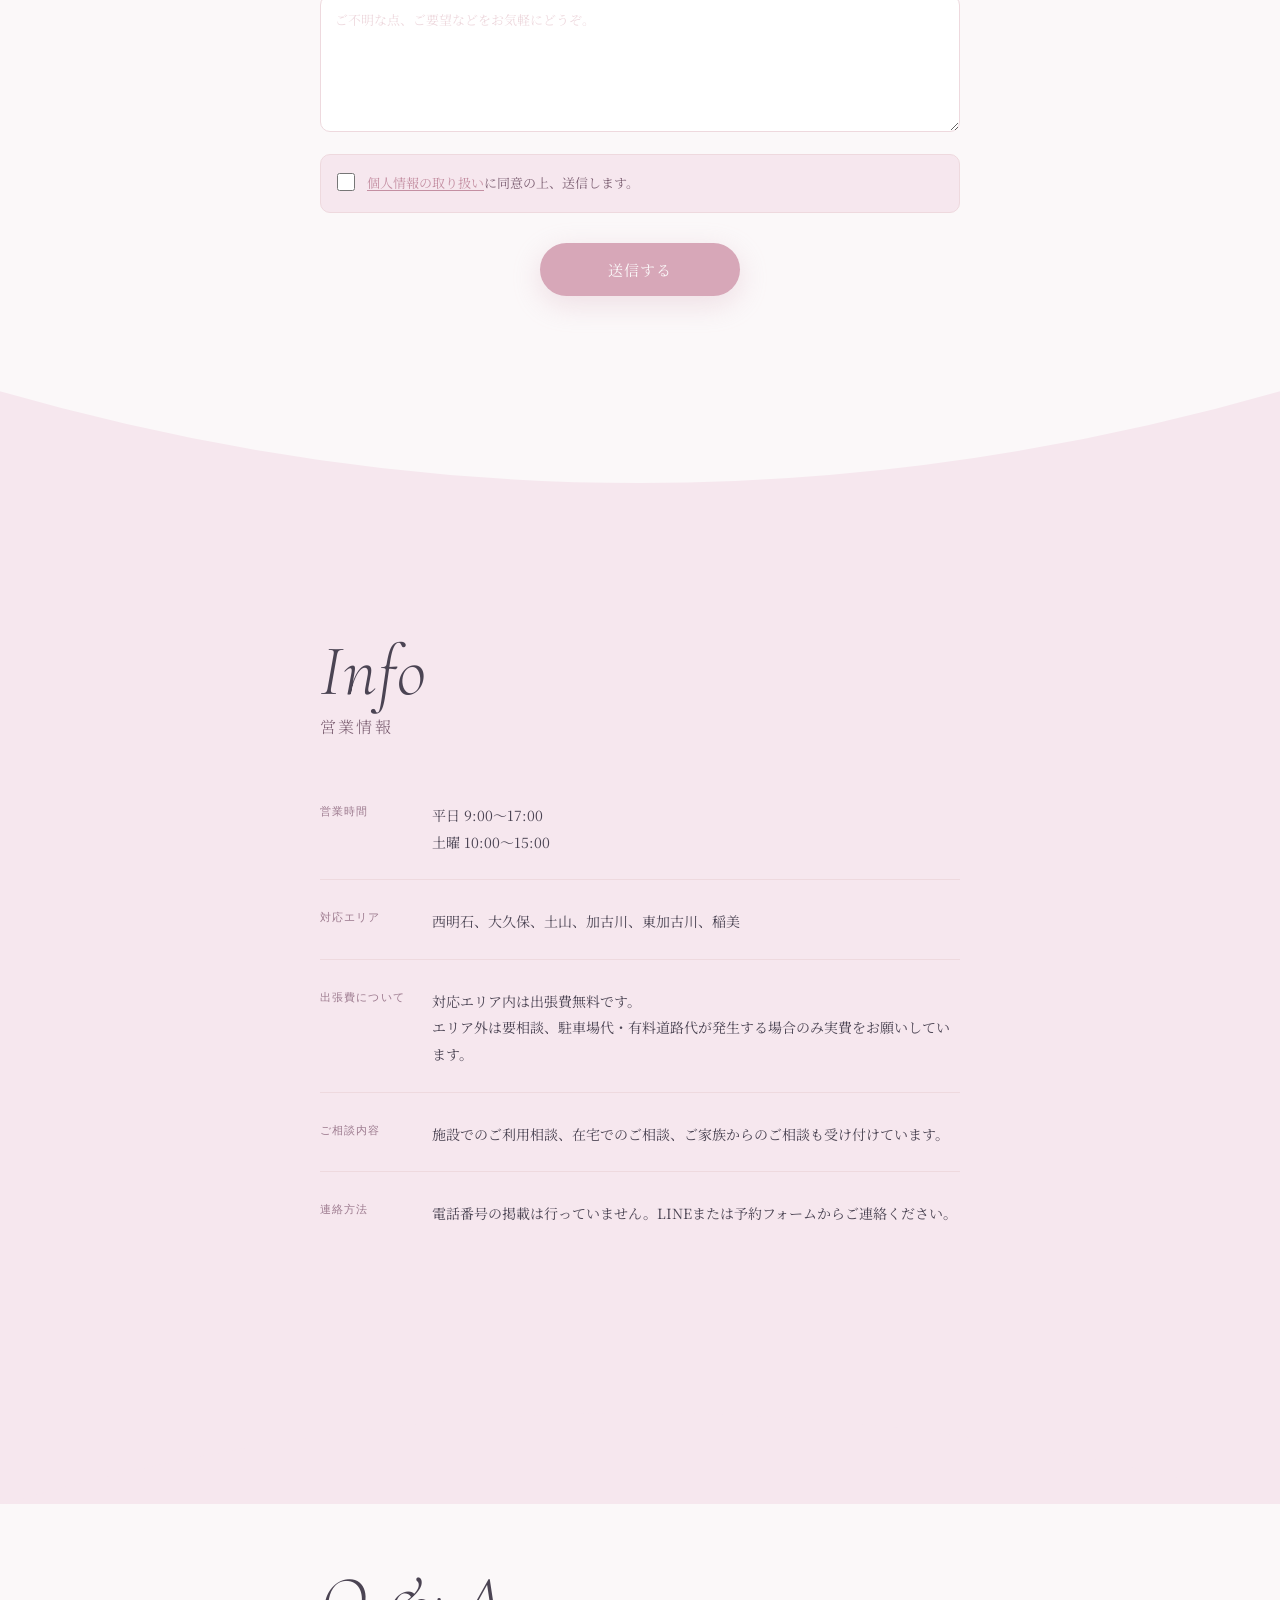
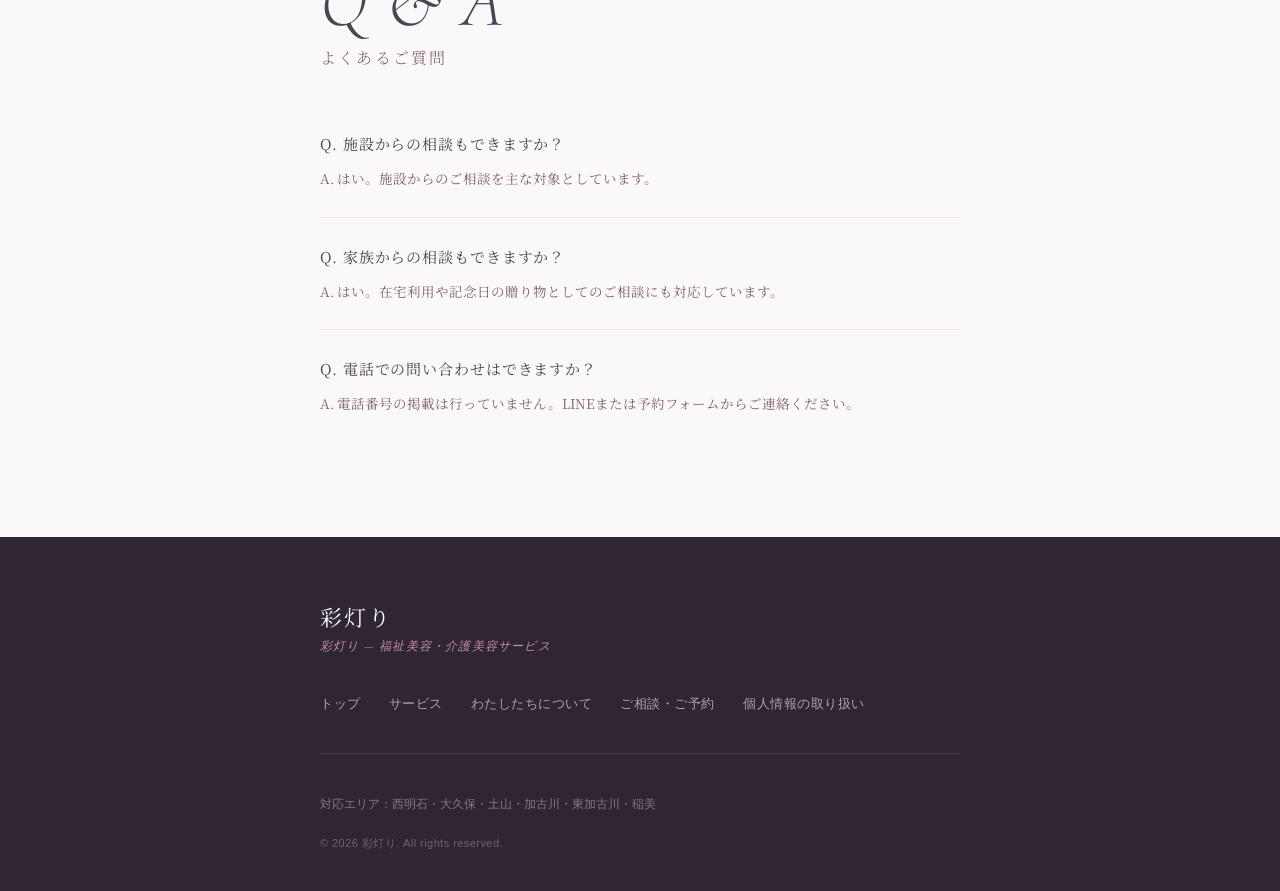
<file: contact.html>
<!DOCTYPE html>
<html lang="ja">
<head>
  <meta charset="utf-8" />
  <meta name="viewport" content="width=device-width, initial-scale=1.0" />

  <title>お問い合わせ｜彩灯り</title>
  <meta name="description" content="彩灯りへのご相談・お問い合わせページです。西明石・加古川周辺で福祉美容・介護美容・訪問美容サービスをご検討の方は、LINEまたはフォームよりお気軽にご相談ください。" />
  <meta name="application-name" content="彩灯り" />
  <meta name="apple-mobile-web-app-title" content="彩灯り" />

  <link rel="canonical" href="https://hanaakari.remedora.jp/contact.html" />

  <link rel="icon" href="/assets/images/favicon.ico?v=20260425-2" sizes="any" />
  <link rel="shortcut icon" href="/assets/images/favicon.ico?v=20260425-2" />
  <link rel="apple-touch-icon" href="/assets/images/apple-touch-icon.png?v=20260425-2" />

  <meta property="og:type" content="website" />
  <meta property="og:site_name" content="彩灯り" />
  <meta property="og:title" content="お問い合わせ｜彩灯り" />
  <meta property="og:description" content="彩灯りへのご相談・お問い合わせページです。西明石・加古川周辺で福祉美容・介護美容・訪問美容サービスをご検討の方は、LINEまたはフォームよりお気軽にご相談ください。" />
  <meta property="og:url" content="https://hanaakari.remedora.jp/contact.html" />
  <meta property="og:image" content="https://hanaakari.remedora.jp/assets/images/hanaakari-ogp.jpg?v=20260425-2" />
  <meta property="og:image:secure_url" content="https://hanaakari.remedora.jp/assets/images/hanaakari-ogp.jpg?v=20260425-2" />
  <meta property="og:image:type" content="image/jpeg" />
  <meta property="og:image:width" content="1200" />
  <meta property="og:image:height" content="630" />
  <meta property="og:locale" content="ja_JP" />

  <meta name="twitter:card" content="summary_large_image" />
  <meta name="twitter:title" content="お問い合わせ｜彩灯り" />
  <meta name="twitter:description" content="彩灯りへのご相談・お問い合わせページです。西明石・加古川周辺で福祉美容・介護美容・訪問美容サービスをご検討の方は、LINEまたはフォームよりお気軽にご相談ください。" />
  <meta name="twitter:image" content="https://hanaakari.remedora.jp/assets/images/hanaakari-ogp.jpg?v=20260425-2" />

  <link rel="preconnect" href="https://fonts.googleapis.com" />
  <link rel="preconnect" href="https://fonts.gstatic.com" crossorigin />
  <link href="https://fonts.googleapis.com/css2?family=Cormorant+Garamond:ital,wght@0,300;0,400;1,300;1,400&amp;family=Noto+Serif+JP:wght@300;400&amp;display=swap" rel="stylesheet" />

  <link rel="stylesheet" href="/assets/css/base.css" />
  <link rel="stylesheet" href="/assets/css/components.css" />
  <link rel="stylesheet" href="/assets/css/sections.css" />

  <script async src="https://www.googletagmanager.com/gtag/js?id=G-NT072ZRGZ3"></script>
  <script>
    window.dataLayer = window.dataLayer || [];
    function gtag(){dataLayer.push(arguments);}
    gtag('js', new Date());
    gtag('config', 'G-NT072ZRGZ3');
  </script>

  <style>
    /* Contact page specific styles */
    .contact-hero {
      padding-top: 140px;
    }
  </style>
</head>
<body>
<!-- ========== Header ========== -->
<header class="site-header" role="banner">
<a aria-label="彩灯り トップへ" class="site-header__logo" href="index.html">彩灯り</a>
<div class="site-header__actions">
<a class="pill-link--header" href="#contact-cta">ご相談</a>
<button aria-controls="navDrawer" aria-expanded="false" aria-label="メニューを開く" class="menu-circle">
<span aria-hidden="true" class="menu-circle__lines">
<span></span><span></span><span></span>
</span>
</button>
</div>
</header>
<!-- Navigation Drawer -->
<nav aria-label="サイトナビゲーション" class="nav-drawer" id="navDrawer">
<ul class="nav-drawer__list" role="list">
<li class="nav-drawer__item">
<a class="nav-drawer__link" href="index.html">
          トップ <span class="nav-en">Home</span>
</a>
</li>
<li class="nav-drawer__item">
<a class="nav-drawer__link" href="service.html">
          サービス <span class="nav-en">Service</span>
</a>
</li>
<li class="nav-drawer__item">
<a class="nav-drawer__link" href="company.html">
          わたしたちについて <span class="nav-en">Company</span>
</a>
</li>
<li class="nav-drawer__item">
<a class="nav-drawer__link" href="contact.html">
          ご相談・ご予約 <span class="nav-en">Contact</span>
</a>
</li>
</ul>
<div class="nav-drawer__contact">
<p class="nav-drawer__contact-label">Contact</p>
<a class="pill-cta" href="#contact-cta">ご相談はこちら</a>
</div>
</nav>
<main>
<!-- ========== Contact Hero ========== -->
<section aria-label="コンタクトページメインビジュアル" class="contact-hero">
  <div class="contact-hero__inner">
    <!-- Big copy -->
    <div aria-label="今日という日を特別に" class="contact-hero__big-copy">
      <span class="contact-hero__line"><span class="contact-hero__char" style="animation-delay:0.15s">今</span><span class="contact-hero__char" style="animation-delay:0.26s">日</span><span class="contact-hero__char" style="animation-delay:0.37s">と</span><span class="contact-hero__char" style="animation-delay:0.48s">い</span><span class="contact-hero__char" style="animation-delay:0.59s">う</span><span class="contact-hero__char" style="animation-delay:0.70s">日</span><span class="contact-hero__char" style="animation-delay:0.81s">を</span><span class="contact-hero__char" style="animation-delay:0.92s">特</span><span class="contact-hero__char" style="animation-delay:1.03s">別</span><span class="contact-hero__char" style="animation-delay:1.14s">に</span></span>
    </div>

  </div>
</section>

<!-- shape: contact-hero → contact-body (大きなアーチ) -->
<div aria-hidden="true" class="shape-divider shape-divider--arch-wide">
  <svg preserveAspectRatio="none" viewBox="0 0 390 80">
    <path d="M0,80 Q195,-48 390,80 Z" fill="#FBF8F9"></path>
  </svg>
</div>


<!-- ========== Contact Body ========== -->
<section aria-labelledby="contact-body-heading" class="contact-body" id="contact-cta">
<div class="contact-body__inner">
<span class="contact-eyebrow fade-up">CONTACT</span>
<h1 class="contact-body__title fade-up" data-delay="100" id="contact-body-heading">彩灯りへのお問い合わせ</h1>
<div class="contact-body__prose fade-up" data-delay="200"><p class="contact-body__lead">ご相談・ご予約は、LINEからのご連絡がもっともスムーズです。</p><p class="contact-body__lead contact-body__lead--sub">西明石・加古川周辺で福祉美容・介護美容・訪問美容をご検討の方は、まずはLINEまたはフォームよりお気軽にご相談ください。</p><p class="contact-body__lead contact-body__lead--sub">LINEはいつでも送信可能です。返信は営業時間内を基本に順次対応いたします。</p></div>
<!-- CTA Cards -->
<div class="contact-cta-cards fade-up" data-delay="300">
  <a aria-label="LINEで相談する" class="contact-cta-card" href="https://chat.line.biz/Uea7caabaea876e6f69f7fde9b84fb55f/chat/2U6c88d57a7ef0c87a5e56146b86e56102?messageId=610021434470957183" rel="noopener noreferrer" target="_blank" data-ga4-event="line_click" data-ga4-cta-location="contact" data-ga4-cta-text="LINE" data-ga4-page-type="contact" data-ga4-destination-type="line">
    <div aria-hidden="true" class="contact-cta-card__icon contact-cta-card__icon--line">
      <svg viewBox="0 0 24 24" xmlns="http://www.w3.org/2000/svg" aria-hidden="true">
        <path fill="currentColor" d="M19.365 9.863c.349 0 .63.285.63.631 0 .345-.281.63-.63.63H17.61v1.125h1.755c.349 0 .63.283.63.63 0 .344-.281.629-.63.629h-2.386c-.345 0-.627-.285-.627-.629V8.108c0-.345.282-.63.63-.63h2.386c.346 0 .627.285.627.63 0 .349-.281.63-.63.63H17.61v1.125h1.755zm-3.855 3.016c0 .27-.174.51-.432.596-.064.021-.133.031-.199.031-.211 0-.391-.09-.51-.25l-2.443-3.317v2.94c0 .344-.279.629-.631.629-.346 0-.626-.285-.626-.629V8.108c0-.27.173-.51.43-.595.06-.023.136-.033.194-.033.195 0 .375.104.495.254l2.462 3.33V8.108c0-.345.282-.63.63-.63.345 0 .63.285.63.63v4.771zm-5.741 0c0 .344-.282.629-.631.629-.345 0-.627-.285-.627-.629V8.108c0-.345.282-.63.63-.63.346 0 .628.285.628.63v4.771zm-2.466.629H4.917c-.345 0-.63-.285-.63-.629V8.108c0-.345.285-.63.63-.63.348 0 .63.285.63.63v4.141h1.756c.348 0 .629.283.629.63 0 .344-.282.629-.629.629M24 10.314C24 4.943 18.615.572 12 .572S0 4.943 0 10.314c0 4.811 4.27 8.842 10.035 9.608.391.082.923.258 1.058.59.12.301.079.766.038 1.08l-.164 1.02c-.045.301-.24 1.186 1.049.645 1.291-.539 6.916-4.078 9.436-6.975C23.176 14.393 24 12.458 24 10.314"/>
      </svg>
    </div>
    <div class="contact-cta-card__info">
      <p class="contact-cta-card__label">LINE</p>
      <p class="contact-cta-card__text">ご相談・ご予約はこちら</p>
    </div>
    <span aria-hidden="true" class="contact-cta-card__arrow">›</span>
  </a>

  <a aria-label="Instagramで雰囲気を見る" class="contact-cta-card" href="https://www.instagram.com/hanaakari.1111?igsh=MWtibWt0c3Vua2Qzdg==" rel="noopener noreferrer" target="_blank" data-ga4-event="instagram_click" data-ga4-cta-location="contact" data-ga4-cta-text="Instagram" data-ga4-page-type="contact" data-ga4-destination-type="instagram">
    <div aria-hidden="true" class="contact-cta-card__icon contact-cta-card__icon--ig">
      <svg viewBox="0 0 34 34" xmlns="http://www.w3.org/2000/svg" role="img" aria-hidden="true">
        <rect x="5.25" y="5.25" width="23.5" height="23.5" rx="7.2" stroke="currentColor" stroke-width="2.1" fill="none"/>
        <circle cx="17" cy="17" r="5.4" stroke="currentColor" stroke-width="2.1" fill="none"/>
        <circle cx="24.2" cy="9.8" r="1.9" fill="currentColor"/>
      </svg>
    </div>
    <div class="contact-cta-card__info">
      <p class="contact-cta-card__label">Instagram</p>
      <p class="contact-cta-card__text">彩灯りの雰囲気を見る</p>
    </div>
    <span aria-hidden="true" class="contact-cta-card__arrow">›</span>
  </a>
</div>
</div>
</section>
<!-- ========== Reservation Form ========== -->
<section aria-labelledby="form-heading" class="contact-form-guide">
<div class="contact-form-guide__inner">
  <div class="contact-form-guide__header">
    <span class="contact-eyebrow fade-up">Form</span>
    <h2 class="contact-form-guide__title fade-up" data-delay="100" id="form-heading">予約フォームから送る</h2>
    <div class="contact-form-guide__prose">
      <p class="contact-form-guide__lead fade-up" data-delay="150">内容を整理して送りたい方は、予約フォームをご利用ください。確認後、折り返しご連絡いたします。</p>
    </div>
  </div>

  <!-- LINE 優先案内 -->
  <div class="form-line-note fade-up" data-delay="180">
    <svg class="form-line-note__icon" viewBox="0 0 64 64" xmlns="http://www.w3.org/2000/svg" aria-hidden="true">
      <path d="M32 11C19.3 11 9 19.4 9 29.8c0 9.6 8.7 17.7 20.4 18.8l-2.1 7.8c-.3 1.2 1 2.2 2.1 1.5l9.1-6.4c.9.1 1.8.1 2.7.1 12.7 0 23-8.4 23-18.8S44.7 11 32 11Z" fill="currentColor"/>
    </svg>
    <p class="form-line-note__text">お急ぎの方は <a href="https://chat.line.biz/Uea7caabaea876e6f69f7fde9b84fb55f/chat/2U6c88d57a7ef0c87a5e56146b86e56102?messageId=610021434470957183" target="_blank" rel="noopener noreferrer">LINEでのご相談</a> がもっともスムーズです。フォームでのご返信は営業時間内を基本に順次対応しております。</p>
  </div>

  <!-- 切替タブ -->
  <div class="form-toggle fade-up" data-delay="200" role="group" aria-label="フォームの種類を選択">
    <button type="button" class="form-toggle__btn is-active" data-form="facility" aria-pressed="true">施設向け</button>
    <button type="button" class="form-toggle__btn" data-form="individual" aria-pressed="false">個人向け</button>
  </div>

  <!-- ===== 施設向けフォーム ===== -->
  <form id="form-facility" class="reservation-form" novalidate>
    <input type="hidden" name="formType" value="facility">

    <div class="form-field">
      <label class="form-field__label" for="f-facility-name">施設名 <span class="form-badge form-badge--req">必須</span></label>
      <input class="form-field__input" id="f-facility-name" name="facilityName" type="text" placeholder="例：〇〇老人ホーム" autocomplete="organization" data-required>
      <span class="form-field__error">施設名を入力してください</span>
    </div>

    <div class="form-field">
      <label class="form-field__label" for="f-staff-name">ご担当者名 <span class="form-badge form-badge--req">必須</span></label>
      <input class="form-field__input" id="f-staff-name" name="staffName" type="text" placeholder="例：山田 花子" autocomplete="name" data-required>
      <span class="form-field__error">ご担当者名を入力してください</span>
    </div>

    <div class="form-field">
      <label class="form-field__label" for="f-email">メールアドレス <span class="form-badge form-badge--req">必須</span></label>
      <input class="form-field__input" id="f-email" name="email" type="email" placeholder="例：sample@example.com" autocomplete="email" data-required>
      <span class="form-field__error">メールアドレスを入力してください</span>
    </div>

    <div class="form-field">
      <label class="form-field__label" for="f-tel">電話番号 <span class="form-badge form-badge--opt">任意</span></label>
      <input class="form-field__input" id="f-tel" name="tel" type="tel" placeholder="例：090-0000-0000" autocomplete="tel">
    </div>

    <div class="form-field">
      <label class="form-field__label" for="f-location">施設所在地 <span class="form-badge form-badge--req">必須</span></label>
      <input class="form-field__input" id="f-location" name="location" type="text" placeholder="例：兵庫県加古川市" data-required>
      <span class="form-field__error">施設所在地を入力してください</span>
    </div>

    <div class="form-field" data-check-required="menus">
      <span class="form-field__label">ご希望メニュー <span class="form-badge form-badge--req">必須（複数可）</span></span>
      <div class="form-check-group">
        <label class="form-check"><input class="form-check__input" type="checkbox" name="menus" value="メイク（20分）"><span class="form-check__label">メイク（20分）</span></label>
        <label class="form-check"><input class="form-check__input" type="checkbox" name="menus" value="マニキュア（20〜30分）"><span class="form-check__label">マニキュア（20〜30分）</span></label>
        <label class="form-check"><input class="form-check__input" type="checkbox" name="menus" value="よもぎフットケア（15分）"><span class="form-check__label">よもぎフットケア（15分）</span></label>
        <label class="form-check"><input class="form-check__input" type="checkbox" name="menus" value="ハンドエステ（15分）"><span class="form-check__label">ハンドエステ（15分）</span></label>
        <label class="form-check"><input class="form-check__input" type="checkbox" name="menus" value="アロママッサージ（15〜20分）"><span class="form-check__label">アロママッサージ（15〜20分）</span></label>
        <label class="form-check"><input class="form-check__input" type="checkbox" name="menus" value="セット（ハンドエステ＋よもぎフットケア）"><span class="form-check__label">セット（ハンドエステ＋よもぎフットケア）</span></label>
        <label class="form-check"><input class="form-check__input" type="checkbox" name="menus" value="セット（アロマ＋ハンドエステ）"><span class="form-check__label">セット（アロマ＋ハンドエステ）</span></label>
        <label class="form-check"><input class="form-check__input" type="checkbox" name="menus" value="セット（アロマ＋よもぎフットケア）"><span class="form-check__label">セット（アロマ＋よもぎフットケア）</span></label>
        <label class="form-check"><input class="form-check__input" type="checkbox" name="menus" value="未定・ご相談"><span class="form-check__label">未定・ご相談</span></label>
      </div>
      <span class="form-field__error">メニューを1つ以上選択してください</span>
    </div>

    <div class="form-field">
      <label class="form-field__label" for="f-headcount">ご希望人数 <span class="form-badge form-badge--req">必須</span></label>
      <select class="form-field__select" id="f-headcount" name="headcount" data-required>
        <option value="">選択してください</option>
        <option value="1名">1名</option>
        <option value="2名">2名</option>
        <option value="3名">3名</option>
        <option value="4名">4名</option>
        <option value="5名以上">5名以上</option>
        <option value="未定">未定</option>
      </select>
      <span class="form-field__error">人数を選択してください</span>
    </div>

    <div class="form-field">
      <label class="form-field__label" for="f-preferred-date">ご希望日・ご希望時期 <span class="form-badge form-badge--opt">任意</span></label>
      <input class="form-field__input" id="f-preferred-date" name="preferredDate" type="text" placeholder="例：6月下旬、第2週の平日など">
    </div>

    <div class="form-field">
      <label class="form-field__label" for="f-message">ご相談内容 <span class="form-badge form-badge--opt">任意</span></label>
      <textarea class="form-field__textarea" id="f-message" name="message" rows="4" placeholder="ご不明な点、ご要望などをお気軽にどうぞ。"></textarea>
    </div>

    <div class="form-field">
      <div class="form-consent">
        <input class="form-consent__input" id="f-consent" name="privacyAgree" type="checkbox" data-required>
        <label class="form-consent__text" for="f-consent"><a href="privacy.html?from=contact">個人情報の取り扱い</a>に同意の上、送信します。</label>
      </div>
      <span class="form-field__error">個人情報の取り扱いへの同意が必要です</span>
    </div>

    <div class="form-submit">
      <button type="submit" class="pill-cta form-submit__btn">送信する</button>
    </div>

    <p class="form-status" hidden></p>
  </form>

  <!-- ===== 個人向けフォーム ===== -->
  <form id="form-individual" class="reservation-form" novalidate hidden>
    <input type="hidden" name="formType" value="individual">

    <div class="form-field">
      <label class="form-field__label" for="i-name">お名前 <span class="form-badge form-badge--req">必須</span></label>
      <input class="form-field__input" id="i-name" name="name" type="text" placeholder="例：山田 花子" autocomplete="name" data-required>
      <span class="form-field__error">お名前を入力してください</span>
    </div>

    <div class="form-field">
      <label class="form-field__label" for="i-email">メールアドレス <span class="form-badge form-badge--req">必須</span></label>
      <input class="form-field__input" id="i-email" name="email" type="email" placeholder="例：sample@example.com" autocomplete="email" data-required>
      <span class="form-field__error">メールアドレスを入力してください</span>
    </div>

    <div class="form-field">
      <label class="form-field__label" for="i-tel">電話番号 <span class="form-badge form-badge--opt">任意</span></label>
      <input class="form-field__input" id="i-tel" name="tel" type="tel" placeholder="例：090-0000-0000" autocomplete="tel">
    </div>

    <div class="form-field">
      <label class="form-field__label" for="i-user-type">ご利用区分 <span class="form-badge form-badge--req">必須</span></label>
      <select class="form-field__select" id="i-user-type" name="userType" data-required>
        <option value="">選択してください</option>
        <option value="ご本人">ご本人</option>
        <option value="ご家族（親）">ご家族（親）</option>
        <option value="ご家族（子）">ご家族（子）</option>
        <option value="その他">その他</option>
      </select>
      <span class="form-field__error">ご利用区分を選択してください</span>
    </div>

    <div class="form-field">
      <label class="form-field__label" for="i-use-place">ご利用場所 <span class="form-badge form-badge--req">必須</span></label>
      <select class="form-field__select" id="i-use-place" name="usePlace" data-required>
        <option value="">選択してください</option>
        <option value="施設（入居中）">施設（入居中）</option>
        <option value="ご自宅">ご自宅</option>
        <option value="その他">その他</option>
      </select>
      <span class="form-field__error">ご利用場所を選択してください</span>
    </div>

    <div class="form-field" data-check-required="menus">
      <span class="form-field__label">ご希望メニュー <span class="form-badge form-badge--req">必須（複数可）</span></span>
      <div class="form-check-group">
        <label class="form-check"><input class="form-check__input" type="checkbox" name="menus" value="メイク（20分）"><span class="form-check__label">メイク（20分）</span></label>
        <label class="form-check"><input class="form-check__input" type="checkbox" name="menus" value="マニキュア（20〜30分）"><span class="form-check__label">マニキュア（20〜30分）</span></label>
        <label class="form-check"><input class="form-check__input" type="checkbox" name="menus" value="よもぎフットケア（15分）"><span class="form-check__label">よもぎフットケア（15分）</span></label>
        <label class="form-check"><input class="form-check__input" type="checkbox" name="menus" value="ハンドエステ（15分）"><span class="form-check__label">ハンドエステ（15分）</span></label>
        <label class="form-check"><input class="form-check__input" type="checkbox" name="menus" value="アロママッサージ（15〜20分）"><span class="form-check__label">アロママッサージ（15〜20分）</span></label>
        <label class="form-check"><input class="form-check__input" type="checkbox" name="menus" value="セット（ハンドエステ＋よもぎフットケア）"><span class="form-check__label">セット（ハンドエステ＋よもぎフットケア）</span></label>
        <label class="form-check"><input class="form-check__input" type="checkbox" name="menus" value="セット（アロマ＋ハンドエステ）"><span class="form-check__label">セット（アロマ＋ハンドエステ）</span></label>
        <label class="form-check"><input class="form-check__input" type="checkbox" name="menus" value="セット（アロマ＋よもぎフットケア）"><span class="form-check__label">セット（アロマ＋よもぎフットケア）</span></label>
        <label class="form-check"><input class="form-check__input" type="checkbox" name="menus" value="未定・ご相談"><span class="form-check__label">未定・ご相談</span></label>
      </div>
      <span class="form-field__error">メニューを1つ以上選択してください</span>
    </div>

    <div class="form-field">
      <label class="form-field__label" for="i-preferred-date">ご希望日 <span class="form-badge form-badge--opt">任意</span></label>
      <input class="form-field__input" id="i-preferred-date" name="preferredDate" type="text" placeholder="例：6月中旬、土曜日希望など">
    </div>

    <div class="form-field">
      <label class="form-field__label" for="i-occasion">記念日・用途 <span class="form-badge form-badge--opt">任意</span></label>
      <input class="form-field__input" id="i-occasion" name="occasion" type="text" placeholder="例：誕生日、退院祝い、母の日など">
    </div>

    <div class="form-field">
      <label class="form-field__label" for="i-message">ご相談内容 <span class="form-badge form-badge--opt">任意</span></label>
      <textarea class="form-field__textarea" id="i-message" name="message" rows="4" placeholder="ご不明な点、ご要望などをお気軽にどうぞ。"></textarea>
    </div>

    <div class="form-field">
      <div class="form-consent">
        <input class="form-consent__input" id="i-consent" name="privacyAgree" type="checkbox" data-required>
        <label class="form-consent__text" for="i-consent"><a href="privacy.html?from=contact">個人情報の取り扱い</a>に同意の上、送信します。</label>
      </div>
      <span class="form-field__error">個人情報の取り扱いへの同意が必要です</span>
    </div>

    <div class="form-submit">
      <button type="submit" class="pill-cta form-submit__btn">送信する</button>
    </div>

    <p class="form-status" hidden></p>
  </form>

</div>
</section>
<!-- ========== Contact Info ========== -->
<div aria-hidden="true" class="curve-top">
<svg preserveaspectratio="none" viewbox="0 0 390 56" xmlns="http://www.w3.org/2000/svg">
<path d="M0,0 Q195,56 390,0 L390,56 L0,56 Z" fill="#F6E7EE"></path>
</svg>
</div>
<section aria-labelledby="contact-info-heading" class="contact-info-section">
<div class="contact-info-section__inner">
<div class="section-heading">
<h2 class="section-heading__title fade-up" data-delay="100" id="contact-info-heading">Info</h2>
<span class="section-heading__title-ja fade-up" data-delay="150">営業情報</span>
</div>
<dl class="info-list" role="list">
<div class="info-item fade-up" data-delay="100">
<dt class="info-item__label">営業時間</dt>
<dd class="info-item__value">平日 9:00〜17:00<br/>土曜 10:00〜15:00</dd>
</div>
<div class="info-item fade-up" data-delay="200">
<dt class="info-item__label">対応エリア</dt>
<dd class="info-item__value">西明石、大久保、土山、加古川、東加古川、稲美</dd>
</div>
<div class="info-item fade-up" data-delay="300">
<dt class="info-item__label">出張費について</dt>
<dd class="info-item__value">対応エリア内は出張費無料です。<br/>エリア外は要相談、駐車場代・有料道路代が発生する場合のみ実費をお願いしています。</dd>
</div>
<div class="info-item fade-up" data-delay="400">
<dt class="info-item__label">ご相談内容</dt>
<dd class="info-item__value">施設でのご利用相談、在宅でのご相談、ご家族からのご相談も受け付けています。</dd>
</div>
<div class="info-item fade-up" data-delay="500">
<dt class="info-item__label">連絡方法</dt>
<dd class="info-item__value">電話番号の掲載は行っていません。LINEまたは予約フォームからご連絡ください。</dd>
</div>
</dl>
</div>
</section>
<!-- ========== FAQ ========== -->
<div aria-hidden="true" class="curve-bottom">
<svg preserveaspectratio="none" viewbox="0 0 390 56" xmlns="http://www.w3.org/2000/svg">
<path d="M0,56 Q195,0 390,56 L390,0 L0,0 Z" fill="#F6E7EE"></path>
</svg>
</div>
<section aria-labelledby="faq-heading" style="background: var(--c-off-white); padding: var(--sp-xl) var(--content-px) var(--sp-2xl);">
<div style="max-width: var(--max-content); margin-inline: auto;">
<div class="section-heading">
<h2 class="section-heading__title fade-up" data-delay="100" id="faq-heading">Q &amp; A</h2>
<span class="section-heading__title-ja fade-up" data-delay="150">よくあるご質問</span>
</div>
<div style="display:flex; flex-direction:column; gap: 28px; margin-top: var(--sp-xl);">
<div class="fade-up" data-delay="100" style="padding-bottom: 24px; border-bottom: 1px solid var(--c-light-pink);">
<p style="font-family: var(--font-mincho); font-size: 15px; font-weight: 400; color: var(--c-text-dark); margin-bottom: 10px; letter-spacing: 0.06em;">Q. 施設からの相談もできますか？</p>
<p style="font-family: var(--font-mincho); font-size: 13.5px; line-height: 2.1; color: var(--c-text-mid);">A. はい。施設からのご相談を主な対象としています。</p>
</div>
<div class="fade-up" data-delay="200" style="padding-bottom: 24px; border-bottom: 1px solid var(--c-light-pink);">
<p style="font-family: var(--font-mincho); font-size: 15px; font-weight: 400; color: var(--c-text-dark); margin-bottom: 10px; letter-spacing: 0.06em;">Q. 家族からの相談もできますか？</p>
<p style="font-family: var(--font-mincho); font-size: 13.5px; line-height: 2.1; color: var(--c-text-mid);">A. はい。在宅利用や記念日の贈り物としてのご相談にも対応しています。</p>
</div>
<div class="fade-up" data-delay="300" style="padding-bottom: 24px;">
<p style="font-family: var(--font-mincho); font-size: 15px; font-weight: 400; color: var(--c-text-dark); margin-bottom: 10px; letter-spacing: 0.06em;">Q. 電話での問い合わせはできますか？</p>
<p style="font-family: var(--font-mincho); font-size: 13.5px; line-height: 2.1; color: var(--c-text-mid);">A. 電話番号の掲載は行っていません。LINEまたは予約フォームからご連絡ください。</p>
</div>
</div>
</div>
</section>
</main>
<!-- ========== Footer ========== -->
<footer class="site-footer" role="contentinfo">
<div class="site-footer__inner">
<p class="site-footer__logo">彩灯り</p>
<p class="site-footer__tagline">彩灯り — 福祉美容・介護美容サービス</p>
<nav aria-label="フッターナビゲーション" class="site-footer__nav">
<a href="index.html">トップ</a>
<a href="service.html">サービス</a>
<a href="company.html">わたしたちについて</a>
<a href="contact.html">ご相談・ご予約</a>
<a href="privacy.html">個人情報の取り扱い</a>
</nav>
<p class="site-footer__area">対応エリア：西明石・大久保・土山・加古川・東加古川・稲美</p>
<p class="site-footer__copy">© 2026 彩灯り. All rights reserved.</p>
</div>
</footer>
<script src="assets/js/main.js"></script>
<script src="assets/js/custom-analytics.js"></script>
<script src="assets/js/contact-form.js"></script>
</body>
</html>
</file>
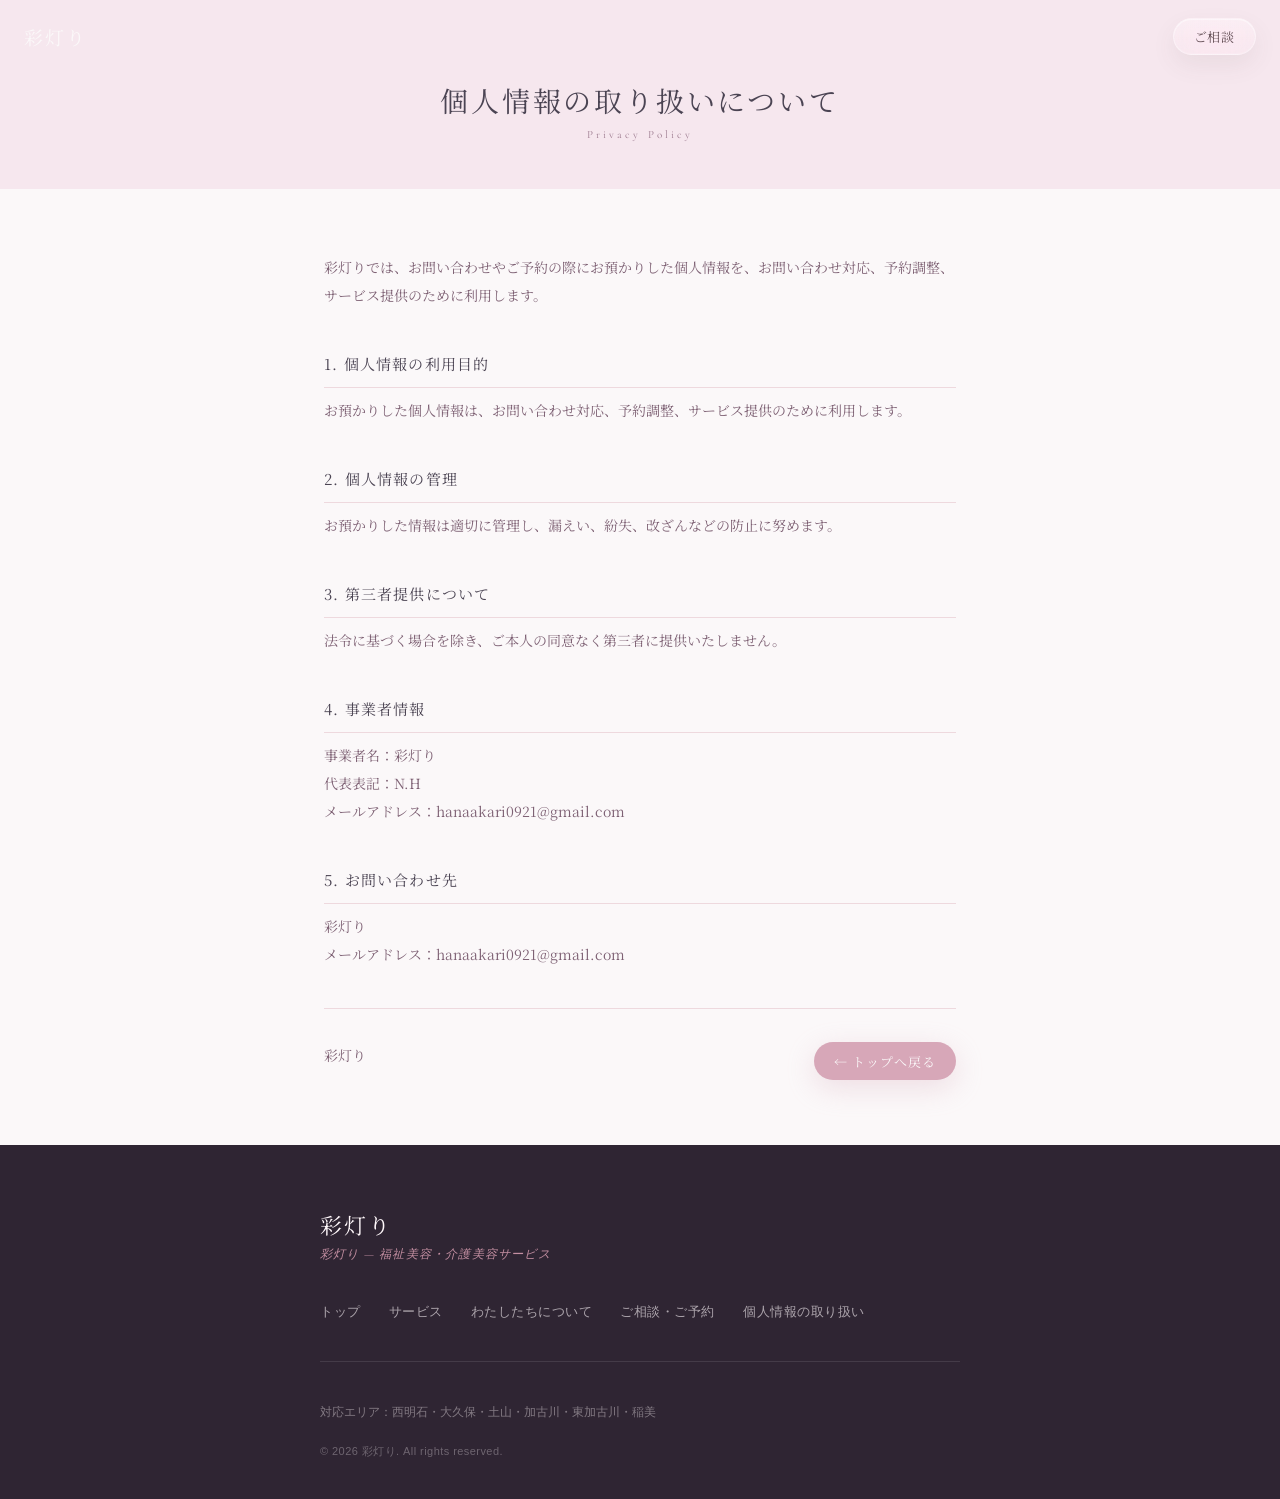
<file: privacy.html>
<!DOCTYPE html>
<html lang="ja">
<head>
  <meta charset="utf-8" />
  <meta name="viewport" content="width=device-width, initial-scale=1.0" />

  <title>プライバシーポリシー｜彩灯り</title>
  <meta name="description" content="彩灯りの個人情報の取り扱いについてご案内します。" />
  <meta name="application-name" content="彩灯り" />
  <meta name="apple-mobile-web-app-title" content="彩灯り" />

  <link rel="canonical" href="https://hanaakari.remedora.jp/privacy.html" />

  <link rel="icon" href="/assets/images/favicon.ico?v=20260425-2" sizes="any" />
  <link rel="shortcut icon" href="/assets/images/favicon.ico?v=20260425-2" />
  <link rel="apple-touch-icon" href="/assets/images/apple-touch-icon.png?v=20260425-2" />

  <meta property="og:type" content="website" />
  <meta property="og:site_name" content="彩灯り" />
  <meta property="og:title" content="プライバシーポリシー｜彩灯り" />
  <meta property="og:description" content="彩灯りの個人情報の取り扱いについてご案内します。" />
  <meta property="og:url" content="https://hanaakari.remedora.jp/privacy.html" />
  <meta property="og:image" content="https://hanaakari.remedora.jp/assets/images/hanaakari-ogp.jpg?v=20260425-2" />
  <meta property="og:image:secure_url" content="https://hanaakari.remedora.jp/assets/images/hanaakari-ogp.jpg?v=20260425-2" />
  <meta property="og:image:type" content="image/jpeg" />
  <meta property="og:image:width" content="1200" />
  <meta property="og:image:height" content="630" />
  <meta property="og:locale" content="ja_JP" />

  <meta name="twitter:card" content="summary_large_image" />
  <meta name="twitter:title" content="プライバシーポリシー｜彩灯り" />
  <meta name="twitter:description" content="彩灯りの個人情報の取り扱いについてご案内します。" />
  <meta name="twitter:image" content="https://hanaakari.remedora.jp/assets/images/hanaakari-ogp.jpg?v=20260425-2" />

  <link rel="preconnect" href="https://fonts.googleapis.com" />
  <link rel="preconnect" href="https://fonts.gstatic.com" crossorigin />
  <link href="https://fonts.googleapis.com/css2?family=Cormorant+Garamond:ital,wght@0,300;0,400;1,300;1,400&amp;family=Noto+Serif+JP:wght@300;400&amp;display=swap" rel="stylesheet" />

  <link rel="stylesheet" href="/assets/css/base.css" />
  <link rel="stylesheet" href="/assets/css/components.css" />
  <link rel="stylesheet" href="/assets/css/sections.css" />
  <link rel="stylesheet" href="/assets/css/privacy.css" />

  <script async src="https://www.googletagmanager.com/gtag/js?id=G-NT072ZRGZ3"></script>
  <script>
    window.dataLayer = window.dataLayer || [];
    function gtag(){dataLayer.push(arguments);}
    gtag('js', new Date());
    gtag('config', 'G-NT072ZRGZ3');
  </script>
</head>
<body class="page page--privacy">
<header class="site-header" role="banner">
<a aria-label="彩灯り トップへ" class="site-header__logo" href="index.html">彩灯り</a>
<div class="site-header__actions">
<a class="pill-link--header" href="contact.html">ご相談</a>
</div>
</header>
<main>
<div class="page-header">
<div class="container text-center">
<h1 class="page-title">個人情報の取り扱いについて</h1>
<p class="page-sub">Privacy Policy</p>
</div>
</div>
<section class="section">
<div class="container document-wrapper reveal">
<p>彩灯りでは、お問い合わせやご予約の際にお預かりした個人情報を、お問い合わせ対応、予約調整、サービス提供のために利用します。</p>
<h3>1. 個人情報の利用目的</h3>
<p>お預かりした個人情報は、お問い合わせ対応、予約調整、サービス提供のために利用します。</p>
<h3>2. 個人情報の管理</h3>
<p>お預かりした情報は適切に管理し、漏えい、紛失、改ざんなどの防止に努めます。</p>
<h3>3. 第三者提供について</h3>
<p>法令に基づく場合を除き、ご本人の同意なく第三者に提供いたしません。</p>
<h3>4. 事業者情報</h3>
<p>事業者名：彩灯り<br/>代表表記：N.H<br/>メールアドレス：hanaakari0921@gmail.com</p>
<h3>5. お問い合わせ先</h3>
<p>彩灯り<br/>メールアドレス：hanaakari0921@gmail.com</p>
<div class="document-footer u-mt-40">
<p>彩灯り</p>
<a class="pill-cta privacy-back" href="index.html">← トップへ戻る</a>
</div>
</div>
</section>
</main>
<footer class="site-footer" role="contentinfo">
<div class="site-footer__inner">
<p class="site-footer__logo">彩灯り</p>
<p class="site-footer__tagline">彩灯り — 福祉美容・介護美容サービス</p>
<nav aria-label="フッターナビゲーション" class="site-footer__nav">
<a href="index.html">トップ</a>
<a href="service.html">サービス</a>
<a href="company.html">わたしたちについて</a>
<a href="contact.html">ご相談・ご予約</a>
<a href="privacy.html">個人情報の取り扱い</a>
</nav>
<p class="site-footer__area">対応エリア：西明石・大久保・土山・加古川・東加古川・稲美</p>
<p class="site-footer__copy">© 2026 彩灯り. All rights reserved.</p>
</div>
</footer>
<script src="assets/js/main.js"></script>
<script src="assets/js/custom-analytics.js"></script>
<script>
  (function () {
    var params = new URLSearchParams(location.search);
    if (params.get('from') === 'contact') {
      var btn = document.querySelector('.privacy-back');
      if (btn) {
        btn.href        = 'contact.html#form-heading';
        btn.textContent = '← 入力途中のフォームへ戻る';
      }
    }
  })();
</script>
</body>
</html>
</file>
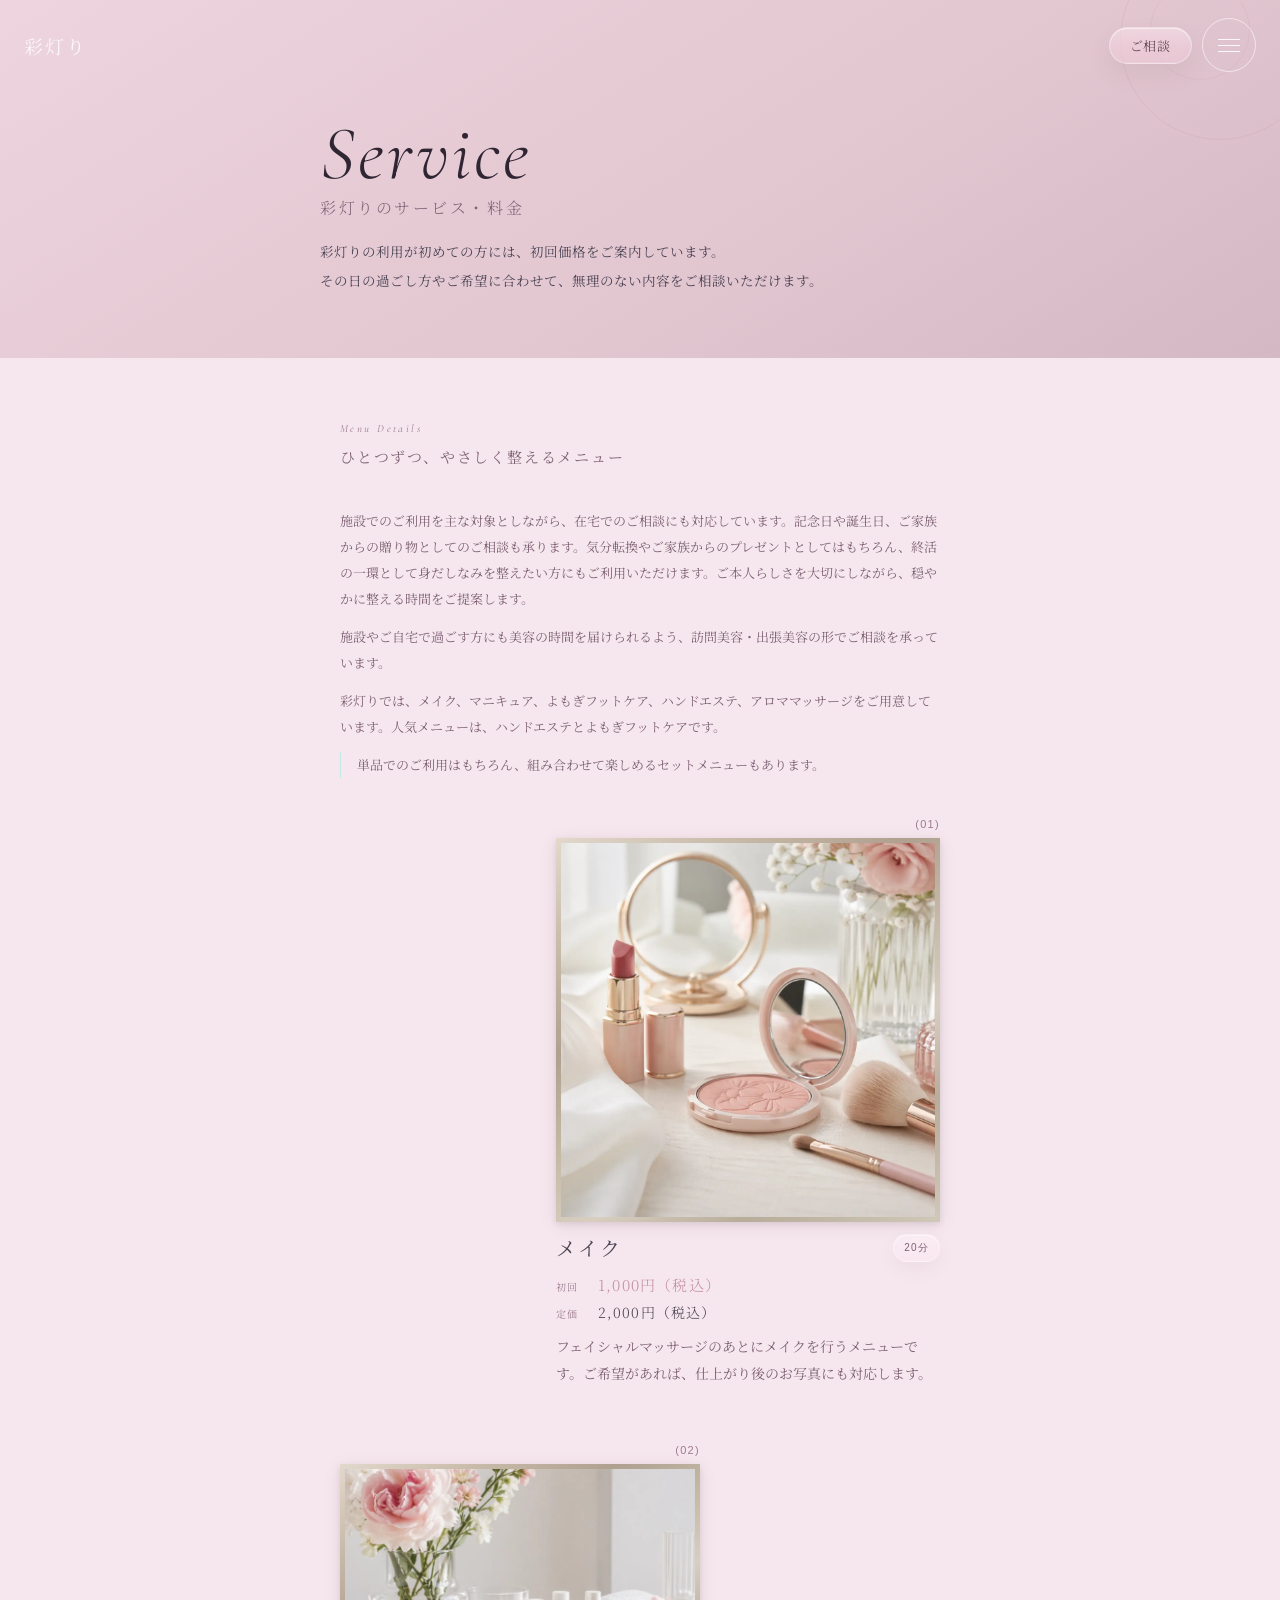
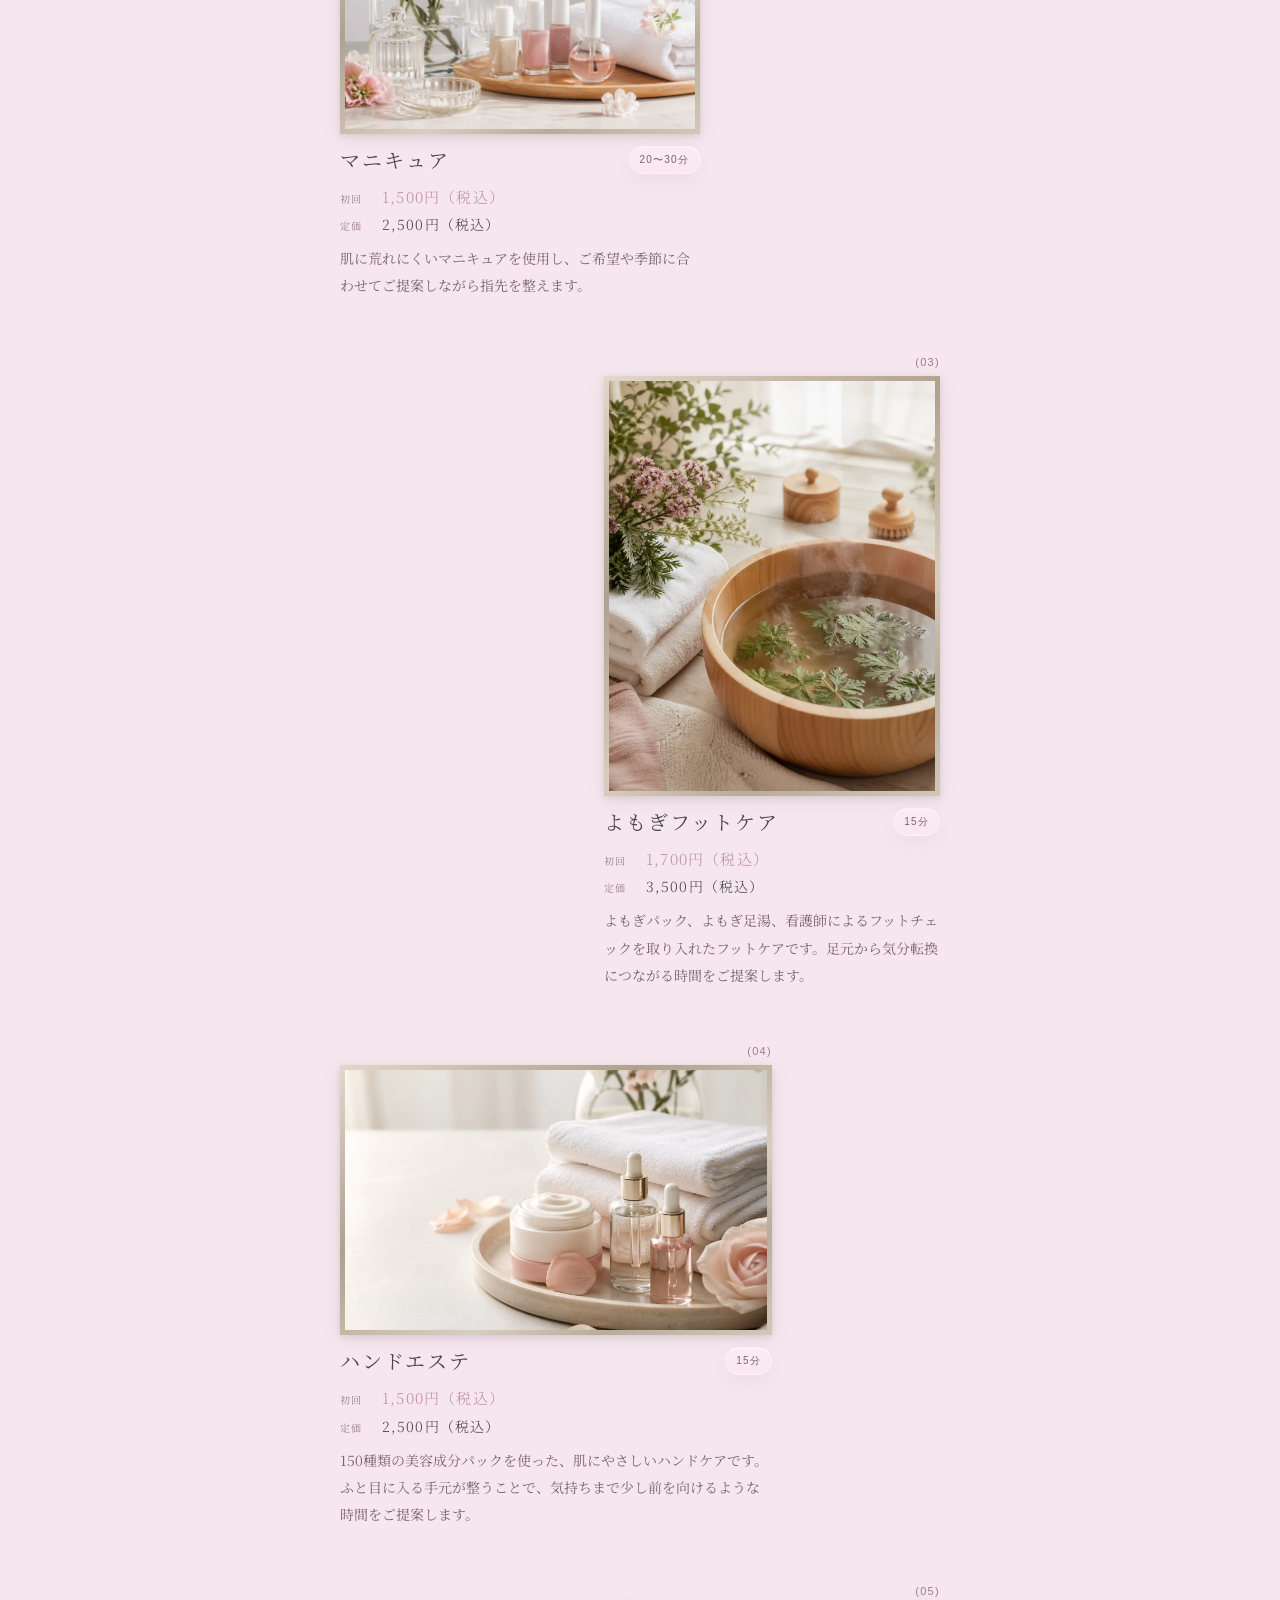
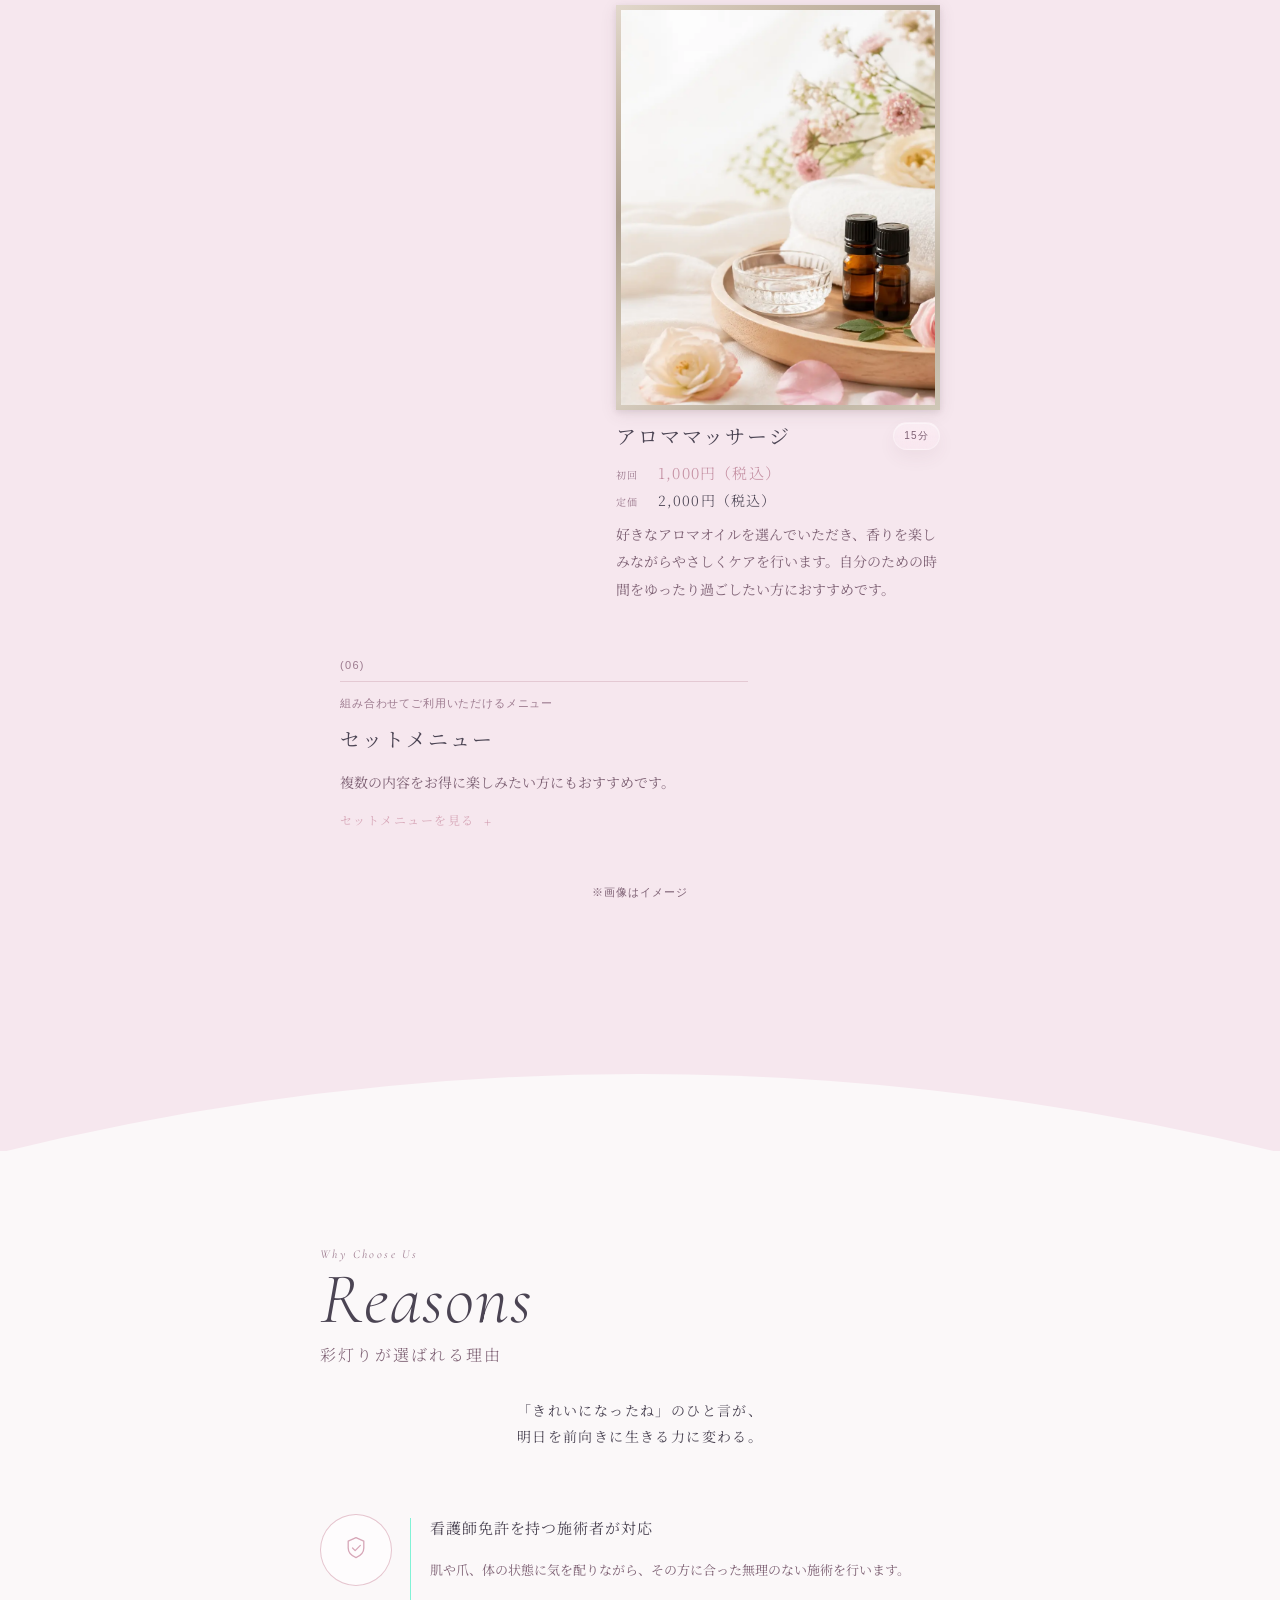
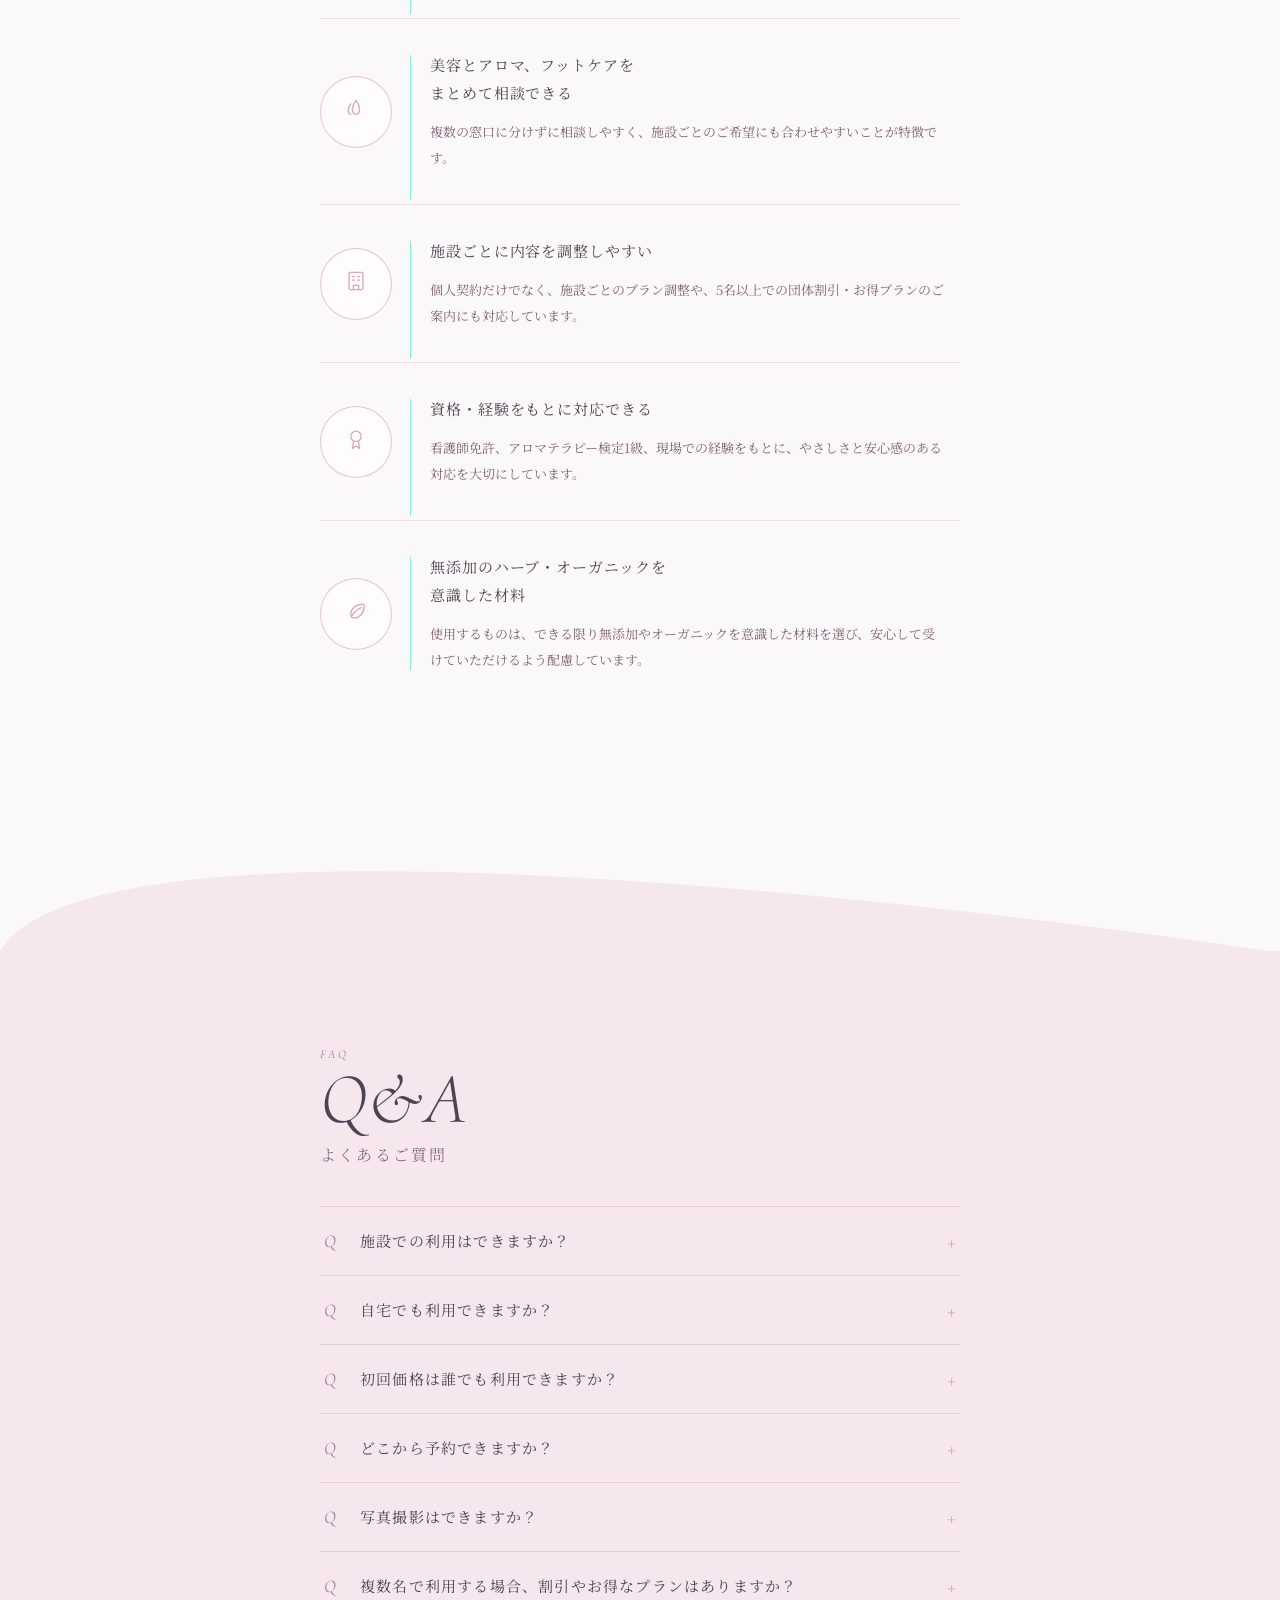
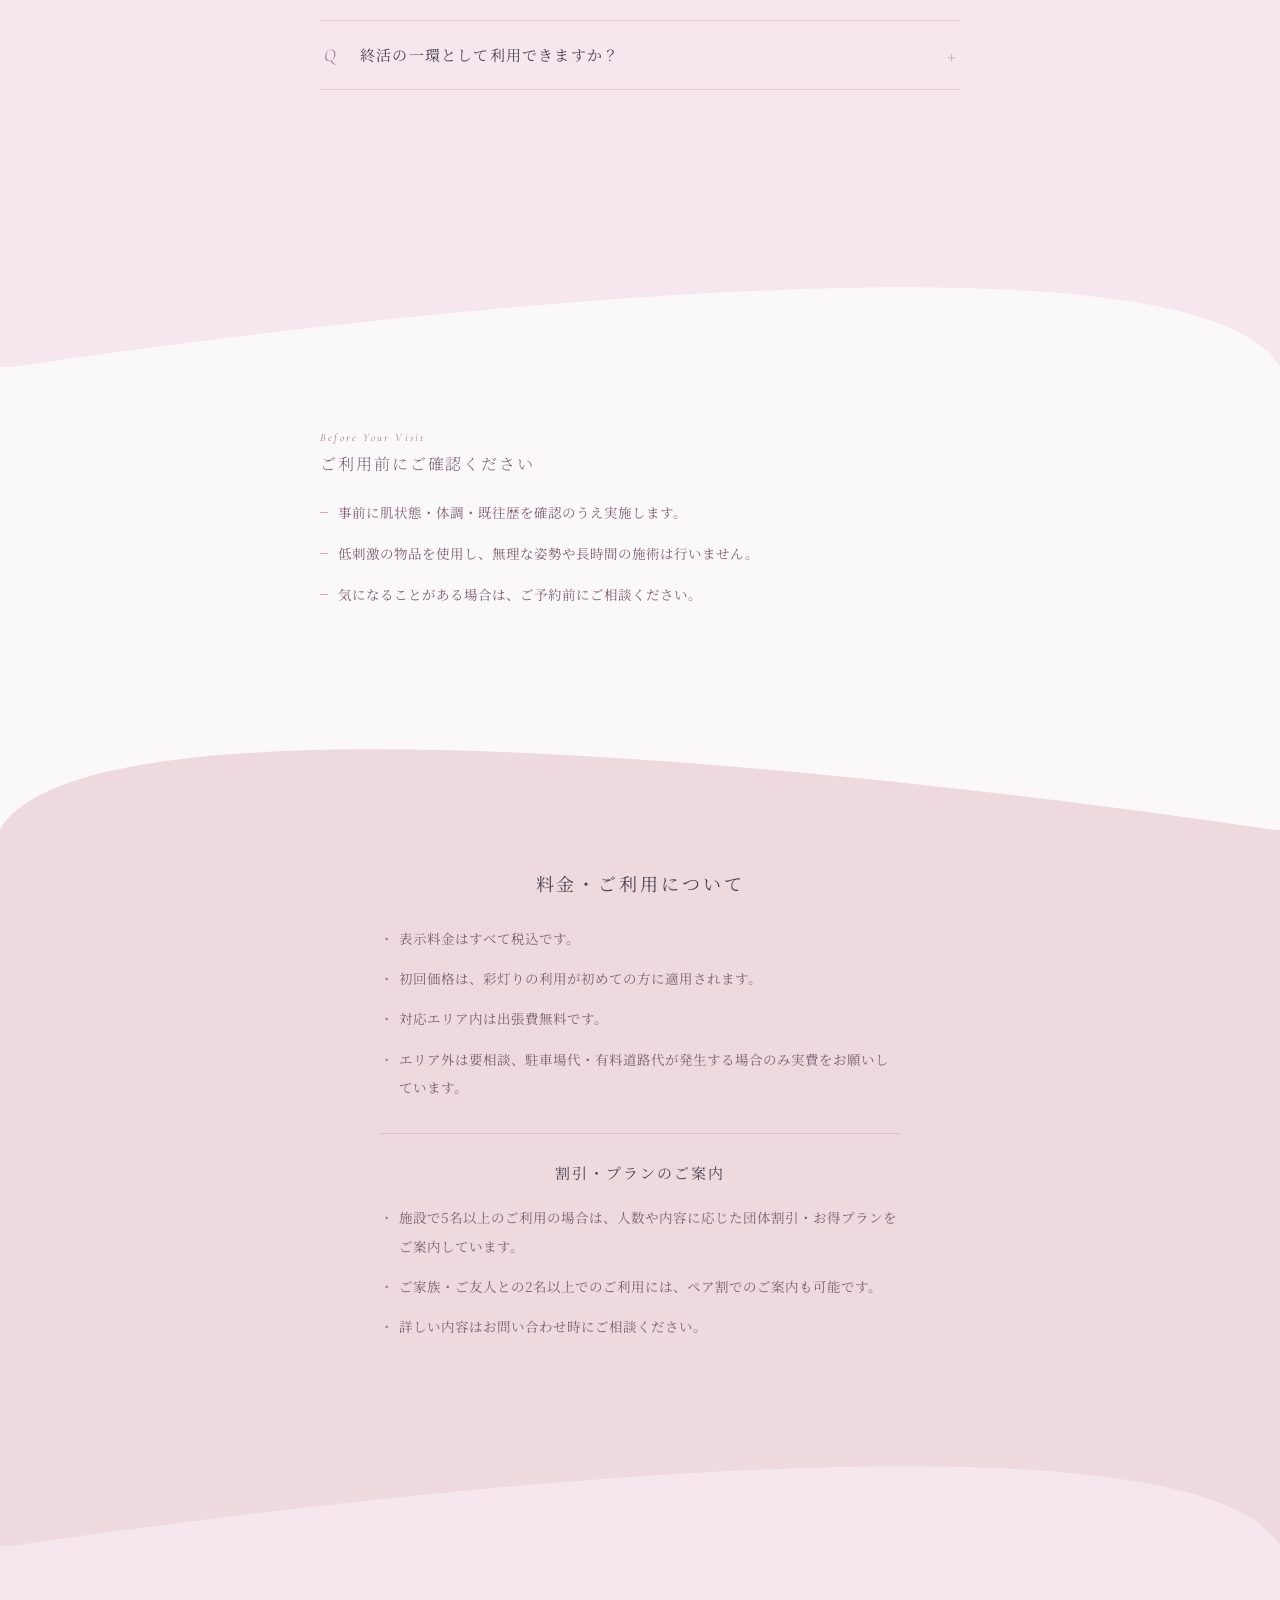
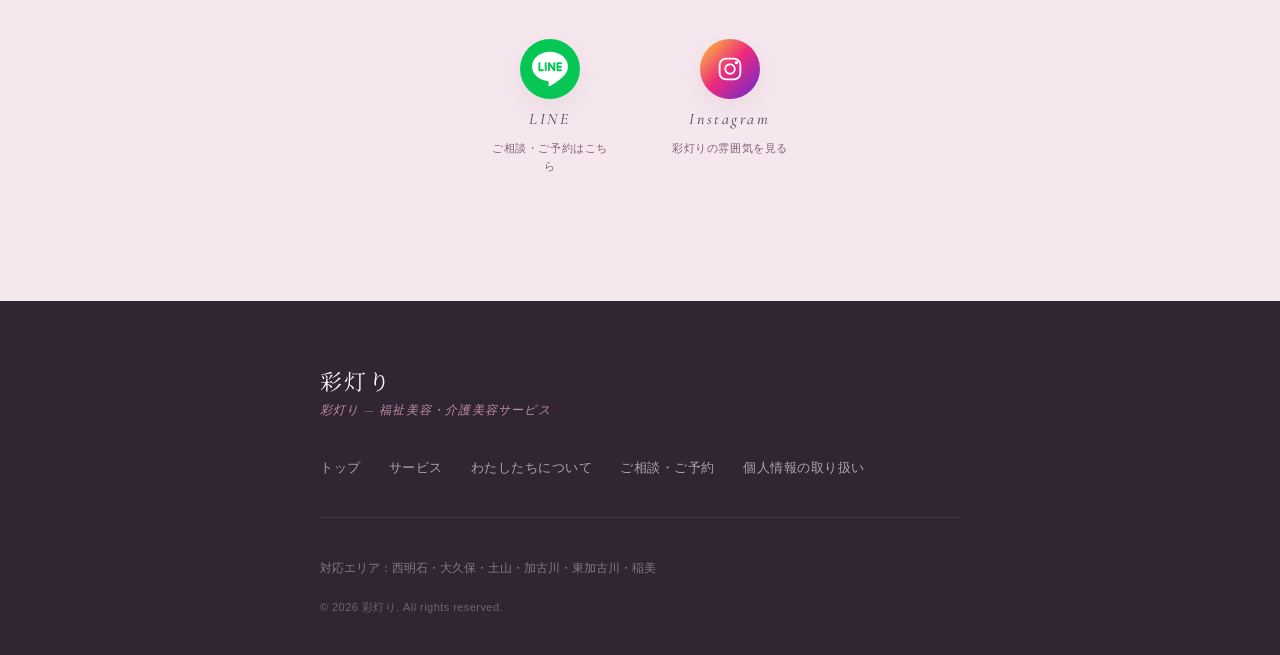
<file: service.html>
<!DOCTYPE html>
<html lang="ja">
<head>
  <meta charset="utf-8" />
  <meta name="viewport" content="width=device-width, initial-scale=1.0" />

  <title>サービス・料金｜彩灯り</title>
  <meta name="description" content="彩灯りの福祉美容・介護美容・訪問美容サービスの内容と料金をご案内します。メイク、マニキュア、ハンドエステ、よもぎフットケア、アロマケアなど、高齢者の方や施設・ご自宅で過ごす方に向けた美容ケアを提供しています。" />
  <meta name="application-name" content="彩灯り" />
  <meta name="apple-mobile-web-app-title" content="彩灯り" />

  <link rel="canonical" href="https://hanaakari.remedora.jp/service.html" />

  <link rel="icon" href="/assets/images/favicon.ico?v=20260425-2" sizes="any" />
  <link rel="shortcut icon" href="/assets/images/favicon.ico?v=20260425-2" />
  <link rel="apple-touch-icon" href="/assets/images/apple-touch-icon.png?v=20260425-2" />

  <meta property="og:type" content="website" />
  <meta property="og:site_name" content="彩灯り" />
  <meta property="og:title" content="サービス・料金｜彩灯り" />
  <meta property="og:description" content="彩灯りの福祉美容・介護美容・訪問美容サービスの内容と料金をご案内します。メイク、マニキュア、ハンドエステ、よもぎフットケア、アロマケアなど、高齢者の方や施設・ご自宅で過ごす方に向けた美容ケアを提供しています。" />
  <meta property="og:url" content="https://hanaakari.remedora.jp/service.html" />
  <meta property="og:image" content="https://hanaakari.remedora.jp/assets/images/hanaakari-ogp.jpg?v=20260425-2" />
  <meta property="og:image:secure_url" content="https://hanaakari.remedora.jp/assets/images/hanaakari-ogp.jpg?v=20260425-2" />
  <meta property="og:image:type" content="image/jpeg" />
  <meta property="og:image:width" content="1200" />
  <meta property="og:image:height" content="630" />
  <meta property="og:locale" content="ja_JP" />

  <meta name="twitter:card" content="summary_large_image" />
  <meta name="twitter:title" content="サービス・料金｜彩灯り" />
  <meta name="twitter:description" content="彩灯りの福祉美容・介護美容・訪問美容サービスの内容と料金をご案内します。メイク、マニキュア、ハンドエステ、よもぎフットケア、アロマケアなど、高齢者の方や施設・ご自宅で過ごす方に向けた美容ケアを提供しています。" />
  <meta name="twitter:image" content="https://hanaakari.remedora.jp/assets/images/hanaakari-ogp.jpg?v=20260425-2" />

  <link rel="preconnect" href="https://fonts.googleapis.com" />
  <link rel="preconnect" href="https://fonts.gstatic.com" crossorigin />
  <link href="https://fonts.googleapis.com/css2?family=Cormorant+Garamond:ital,wght@0,300;0,400;1,300;1,400&amp;family=Noto+Serif+JP:wght@300;400&amp;display=swap" rel="stylesheet" />

  <link rel="stylesheet" href="/assets/css/base.css" />
  <link rel="stylesheet" href="/assets/css/components.css" />
  <link rel="stylesheet" href="/assets/css/sections.css" />

  <script async src="https://www.googletagmanager.com/gtag/js?id=G-NT072ZRGZ3"></script>
  <script>
    window.dataLayer = window.dataLayer || [];
    function gtag(){dataLayer.push(arguments);}
    gtag('js', new Date());
    gtag('config', 'G-NT072ZRGZ3');
  </script>
</head>
<body>

<!-- ========== Header ========== -->
<header class="site-header" role="banner">
<a aria-label="彩灯り トップへ" class="site-header__logo" href="index.html">彩灯り</a>
<div class="site-header__actions">
<a class="pill-link--header" href="contact.html">ご相談</a>
<button aria-controls="navDrawer" aria-expanded="false" aria-label="メニューを開く" class="menu-circle">
<span aria-hidden="true" class="menu-circle__lines">
<span></span><span></span><span></span>
</span>
</button>
</div>
</header>
<!-- Navigation Drawer -->
<nav aria-label="サイトナビゲーション" class="nav-drawer" id="navDrawer">
<ul class="nav-drawer__list" role="list">
<li class="nav-drawer__item">
<a class="nav-drawer__link" href="index.html">
          トップ <span class="nav-en">Home</span>
</a>
</li>
<li class="nav-drawer__item">
<a class="nav-drawer__link" href="service.html">
          サービス <span class="nav-en">Service</span>
</a>
</li>
<li class="nav-drawer__item">
<a class="nav-drawer__link" href="company.html">
          わたしたちについて <span class="nav-en">Company</span>
</a>
</li>
<li class="nav-drawer__item">
<a class="nav-drawer__link" href="contact.html">
          ご相談・ご予約 <span class="nav-en">Contact</span>
</a>
</li>
</ul>
<div class="nav-drawer__contact">
<p class="nav-drawer__contact-label">Contact</p>
<a class="pill-cta" href="contact.html">ご相談はこちら</a>
</div>
</nav>
<main>
<!-- ========== Service Hero ========== -->
<section aria-labelledby="service-main-heading" class="service-hero">
<div class="service-hero__inner">
<p class="service-hero__title fade-up" aria-hidden="true">Service</p>
<h1 class="service-hero__title-ja fade-up" data-delay="100" id="service-main-heading">彩灯りのサービス・料金</h1>
<p class="service-hero__lead fade-up" data-delay="200">彩灯りの利用が初めての方には、初回価格をご案内しています。<br/>その日の過ごし方やご希望に合わせて、無理のない内容をご相談いただけます。</p>
</div>
</section>

<section aria-label="サービスメニュー一覧" class="service-cards">
<div class="service-cards__inner">
<div class="service-cards__intro fade-up">
<span class="service-cards__intro-en">Menu Details</span>
<p class="service-cards__intro-ja">ひとつずつ、やさしく整えるメニュー</p>
</div>
<div class="service-cards__prose fade-up" data-delay="100">
<p class="service-cards__text">施設でのご利用を主な対象としながら、在宅でのご相談にも対応しています。記念日や誕生日、ご家族からの贈り物としてのご相談も承ります。気分転換やご家族からのプレゼントとしてはもちろん、終活の一環として身だしなみを整えたい方にもご利用いただけます。ご本人らしさを大切にしながら、穏やかに整える時間をご提案します。</p>
<p class="service-cards__text">施設やご自宅で過ごす方にも美容の時間を届けられるよう、訪問美容・出張美容の形でご相談を承っています。</p>
<p class="service-cards__text">彩灯りでは、メイク、マニキュア、よもぎフットケア、ハンドエステ、アロママッサージをご用意しています。人気メニューは、ハンドエステとよもぎフットケアです。</p>
<p class="service-cards__text service-cards__text--last">単品でのご利用はもちろん、組み合わせて楽しめるセットメニューもあります。</p>
</div>
<article class="service-entry service-entry--01 fade-up">
<span class="service-entry__no">(01)</span>
<figure class="service-entry__media service-entry__media--square">
<img alt="メイク施術のイメージ" loading="lazy" src="assets/images/service-makeup.jpg"/>
</figure>
<div class="service-entry__body">
  <div class="service-entry__head">
    <h2 class="service-entry__title">メイク</h2>
    <p class="service-entry__time">20分</p>
  </div>

  <div class="service-entry__pricing">
    <p class="service-entry__price-row service-entry__price-row--first">
      <span class="service-entry__price-label">初回</span>
      <span class="service-entry__price-value">1,000円（税込）</span>
    </p>
    <p class="service-entry__price-row">
      <span class="service-entry__price-label">定価</span>
      <span class="service-entry__price-value">2,000円（税込）</span>
    </p>
  </div>

  <p class="service-entry__text">フェイシャルマッサージのあとにメイクを行うメニューです。ご希望があれば、仕上がり後のお写真にも対応します。</p>
</div>
</article>
<article class="service-entry service-entry--02 fade-up" data-delay="100">
<span class="service-entry__no">(02)</span>
<figure class="service-entry__media service-entry__media--landscape">
<img alt="マニキュアのイメージ" loading="lazy" src="assets/images/service-nail.jpg"/>
</figure>
<div class="service-entry__body">
  <div class="service-entry__head">
    <h2 class="service-entry__title">マニキュア</h2>
    <p class="service-entry__time">20〜30分</p>
  </div>

  <div class="service-entry__pricing">
    <p class="service-entry__price-row service-entry__price-row--first">
      <span class="service-entry__price-label">初回</span>
      <span class="service-entry__price-value">1,500円（税込）</span>
    </p>
    <p class="service-entry__price-row">
      <span class="service-entry__price-label">定価</span>
      <span class="service-entry__price-value">2,500円（税込）</span>
    </p>
  </div>

  <p class="service-entry__text">肌に荒れにくいマニキュアを使用し、ご希望や季節に合わせてご提案しながら指先を整えます。</p>
</div>
</article>
<article class="service-entry service-entry--03 fade-up" data-delay="200" data-ga4-event="service_interest_click" data-ga4-cta-location="service" data-ga4-page-type="service" data-ga4-service-name="yomogi_footcare">
<span class="service-entry__no">(03)</span>
<figure class="service-entry__media service-entry__media--landscape">
<img alt="よもぎ湯フットケアのイメージ" loading="lazy" src="assets/images/service-foot.jpg"/>
</figure>
<div class="service-entry__body">
  <div class="service-entry__head">
    <h2 class="service-entry__title">よもぎフットケア</h2>
    <p class="service-entry__time">15分</p>
  </div>

  <div class="service-entry__pricing">
    <p class="service-entry__price-row service-entry__price-row--first">
      <span class="service-entry__price-label">初回</span>
      <span class="service-entry__price-value">1,700円（税込）</span>
    </p>
    <p class="service-entry__price-row">
      <span class="service-entry__price-label">定価</span>
      <span class="service-entry__price-value">3,500円（税込）</span>
    </p>
  </div>

  <p class="service-entry__text">よもぎパック、よもぎ足湯、看護師によるフットチェックを取り入れたフットケアです。足元から気分転換につながる時間をご提案します。</p>
</div>
</article>
<article class="service-entry service-entry--04 fade-up" data-ga4-event="service_interest_click" data-ga4-cta-location="service" data-ga4-page-type="service" data-ga4-service-name="hand_esthe">
<span class="service-entry__no">(04)</span>
<figure class="service-entry__media service-entry__media--wide">
<img alt="ハンドエステのイメージ" loading="lazy" src="assets/images/service-hand.jpg"/>
</figure>
<div class="service-entry__body">
  <div class="service-entry__head">
    <h2 class="service-entry__title">ハンドエステ</h2>
    <p class="service-entry__time">15分</p>
  </div>

  <div class="service-entry__pricing">
    <p class="service-entry__price-row service-entry__price-row--first">
      <span class="service-entry__price-label">初回</span>
      <span class="service-entry__price-value">1,500円（税込）</span>
    </p>
    <p class="service-entry__price-row">
      <span class="service-entry__price-label">定価</span>
      <span class="service-entry__price-value">2,500円（税込）</span>
    </p>
  </div>

  <p class="service-entry__text">150種類の美容成分パックを使った、肌にやさしいハンドケアです。ふと目に入る手元が整うことで、気持ちまで少し前を向けるような時間をご提案します。</p>
</div>
</article>
<article class="service-entry service-entry--05 fade-up" data-delay="100">
<span class="service-entry__no">(05)</span>
<figure class="service-entry__media service-entry__media--portrait-small">
<img alt="アロママッサージのイメージ" loading="lazy" src="assets/images/service-aroma.jpg"/>
</figure>
<div class="service-entry__body">
  <div class="service-entry__head">
    <h2 class="service-entry__title">アロママッサージ</h2>
    <p class="service-entry__time">15分</p>
  </div>

  <div class="service-entry__pricing">
    <p class="service-entry__price-row service-entry__price-row--first">
      <span class="service-entry__price-label">初回</span>
      <span class="service-entry__price-value">1,000円（税込）</span>
    </p>
    <p class="service-entry__price-row">
      <span class="service-entry__price-label">定価</span>
      <span class="service-entry__price-value">2,000円（税込）</span>
    </p>
  </div>

  <p class="service-entry__text">好きなアロマオイルを選んでいただき、香りを楽しみながらやさしくケアを行います。自分のための時間をゆったり過ごしたい方におすすめです。</p>
</div>

</article>


<article class="service-entry service-entry--06 fade-up" data-delay="200">
  <span class="service-entry__no">(06)</span>
  <div class="service-entry__body service-entry__body--set">
    <p class="service-entry__meta">組み合わせてご利用いただけるメニュー</p>



      <div class="service-entry__set-panel">
        <h2 class="service-entry__title">セットメニュー</h2>
        <p class="service-entry__text service-entry__text--set">複数の内容をお得に楽しみたい方にもおすすめです。</p>

    <details class="service-entry__set-accordion">
      <summary class="service-entry__set-toggle">
        <span class="service-entry__set-toggle-text service-entry__set-toggle-text--closed">セットメニューを見る</span>
        <span class="service-entry__set-toggle-text service-entry__set-toggle-text--open">閉じる</span>
      </summary>

        <ul class="service-entry__list service-entry__list--set">
          <li>
            <div class="service-entry__head">
              <span class="service-entry__set-name">アロマ＋ハンドエステ</span>
              <span class="service-entry__time">20分</span>
            </div>
            <div class="service-entry__pricing service-entry__pricing--set">
              <p class="service-entry__price-row service-entry__price-row--first">
                <span class="service-entry__price-label">初回</span>
                <span class="service-entry__price-value">2,000円（税込）</span>
              </p>
              <p class="service-entry__price-row">
                <span class="service-entry__price-label">定価</span>
                <span class="service-entry__price-value">3,500円（税込）</span>
              </p>
            </div>
          </li>

          <li>
            <div class="service-entry__head">
              <span class="service-entry__set-name">メイク＆ネイル</span>
              <span class="service-entry__time">30分</span>
            </div>
            <div class="service-entry__pricing service-entry__pricing--set">
              <p class="service-entry__price-row service-entry__price-row--first">
                <span class="service-entry__price-label">初回</span>
                <span class="service-entry__price-value">3,000円（税込）</span>
              </p>
              <p class="service-entry__price-row">
                <span class="service-entry__price-label">定価</span>
                <span class="service-entry__price-value">4,000円（税込）</span>
              </p>
            </div>
          </li>

          <li>
            <div class="service-entry__head">
              <span class="service-entry__set-name">ネイル＆ハンドエステ</span>
              <span class="service-entry__time">30分</span>
            </div>
            <div class="service-entry__pricing service-entry__pricing--set">
              <p class="service-entry__price-row service-entry__price-row--first">
                <span class="service-entry__price-label">初回</span>
                <span class="service-entry__price-value">3,500円（税込）</span>
              </p>
              <p class="service-entry__price-row">
                <span class="service-entry__price-label">定価</span>
                <span class="service-entry__price-value">5,000円（税込）</span>
              </p>
            </div>
          </li>
        </ul>
      </div>
    </details>
  </div>
</article>
<p class="service-cards__image-note">※画像はイメージ</p></div>
</section>
<!-- shape: service-cards → service-reasons (ゆるいアーチ) -->
<div aria-hidden="true" class="shape-divider shape-divider--arch-soft shape-divider--source-pink">
<svg preserveaspectratio="none" viewbox="0 0 390 48">
<path d="M0,48 Q195,0 390,48 Z" fill="#FBF8F9"></path>
</svg>
</div>
<!-- ========== Service Reasons ========== -->
<section aria-labelledby="reasons-heading" class="service-reasons">
<div class="service-reasons__inner">
<div class="section-heading">
<span class="section-heading__eyebrow fade-up">Why Choose Us</span>
<h2 class="section-heading__title fade-up" data-delay="100" id="reasons-heading">Reasons</h2>
<span class="section-heading__title-ja fade-up" data-delay="150">彩灯りが選ばれる理由</span>
<p class="section-heading__lead fade-up" data-delay="200">「きれいになったね」のひと言が、<br>明日を前向きに生きる力に変わる。</p></div>
<div class="service-reasons__grid">
<div class="service-reasons__item fade-up" data-delay="100">
<div class="service-reasons__circle">
<span aria-hidden="true" class="service-reasons__icon"><svg fill="none" height="30" viewbox="0 0 30 30" width="30" xmlns="http://www.w3.org/2000/svg"><path d="M15 3l9 4v8c0 5.5-4 9-9 11-5-2-9-5.5-9-11V7l9-4z" stroke="currentColor" stroke-linejoin="round" stroke-width="1.5"></path><path d="M11 15l3 3 6-6" stroke="currentColor" stroke-linecap="round" stroke-linejoin="round" stroke-width="1.5"></path></svg></span>
</div>
<h3 class="service-reasons__title">看護師免許を持つ施術者が対応</h3>
<p class="service-reasons__text">肌や爪、体の状態に気を配りながら、その方に合った無理のない施術を行います。</p>
</div>
<div class="service-reasons__item fade-up" data-delay="150">
<div class="service-reasons__circle">
<span aria-hidden="true" class="service-reasons__icon"><svg fill="none" height="30" viewbox="0 0 30 30" width="30" xmlns="http://www.w3.org/2000/svg"><path d="M15 5c0 0-4 6-4 10s2 6 4 6 4-2 4-6-4-10-4-10z" stroke="currentColor" stroke-linejoin="round" stroke-width="1.5"></path><path d="M9 9c0 0-3 4-3 7s1.5 5 3 5" stroke="currentColor" stroke-linecap="round" stroke-width="1.5"></path></svg></span>
</div>
<h3 class="service-reasons__title">美容とアロマ、フットケアを<br>まとめて相談できる</h3>
<p class="service-reasons__text">複数の窓口に分けずに相談しやすく、施設ごとのご希望にも合わせやすいことが特徴です。</p>
</div>
<div class="service-reasons__item fade-up" data-delay="200">
<div class="service-reasons__circle">
<span aria-hidden="true" class="service-reasons__icon"><svg fill="none" height="30" viewbox="0 0 30 30" width="30" xmlns="http://www.w3.org/2000/svg"><rect height="20" rx="1.5" stroke="currentColor" stroke-width="1.5" width="16" x="7" y="5"></rect><path d="M12 25v-5h6v5" stroke="currentColor" stroke-width="1.5"></path><path d="M11 10h2M17 10h2M11 14h2M17 14h2" stroke="currentColor" stroke-linecap="round" stroke-width="1.5"></path></svg></span>
</div>
<h3 class="service-reasons__title">施設ごとに内容を調整しやすい</h3>
<p class="service-reasons__text">個人契約だけでなく、施設ごとのプラン調整や、5名以上での団体割引・お得プランのご案内にも対応しています。</p>
</div>
<div class="service-reasons__item fade-up" data-delay="250">
<div class="service-reasons__circle">
<span aria-hidden="true" class="service-reasons__icon"><svg fill="none" height="30" viewbox="0 0 30 30" width="30" xmlns="http://www.w3.org/2000/svg"><circle cx="15" cy="12" r="6" stroke="currentColor" stroke-width="1.5"></circle><path d="M12 18l-1 8 4-3 4 3-1-8" stroke="currentColor" stroke-linejoin="round" stroke-width="1.5"></path></svg></span>
</div>
<h3 class="service-reasons__title">資格・経験をもとに対応できる</h3>
<p class="service-reasons__text">看護師免許、アロマテラピー検定1級、現場での経験をもとに、やさしさと安心感のある対応を大切にしています。</p>
</div>
<div class="service-reasons__item fade-up" data-delay="300">
<div class="service-reasons__circle">
<span aria-hidden="true" class="service-reasons__icon"><svg fill="none" height="30" viewbox="0 0 30 30" width="30" xmlns="http://www.w3.org/2000/svg"><path d="M23 7c-8 0-14 5-14 12 0 2.5 1.5 4 3.5 4 7 0 12-6 12-14 0-.7-.5-2-1.5-2z" stroke="currentColor" stroke-linejoin="round" stroke-width="1.5"></path><path d="M10 21c3-5 7-8 11-10" stroke="currentColor" stroke-linecap="round" stroke-width="1.5"></path></svg></span>
</div>
<h3 class="service-reasons__title">無添加のハーブ・オーガニックを<br>意識した材料</h3>
<p class="service-reasons__text">使用するものは、できる限り無添加やオーガニックを意識した材料を選び、安心して受けていただけるよう配慮しています。</p>
</div></div>
</div>
</section>
<!-- shape: service-reasons → service-faq (左寄りスクープ) -->
<div aria-hidden="true" class="shape-divider shape-divider--scoop-left">
<svg preserveaspectratio="none" viewbox="0 0 390 56">
<path d="M0,56 C30,0 390,56 390,56 Z" fill="#F6E7EE"></path>
</svg>
</div>
<!-- ========== Service FAQ ========== -->
<section aria-labelledby="faq-heading" class="service-faq">
<div class="service-faq__inner">
<div class="section-heading">
<span class="section-heading__eyebrow fade-up">FAQ</span>
<h2 class="section-heading__title fade-up" data-delay="100" id="faq-heading">Q&amp;A</h2>
<span class="section-heading__title-ja fade-up" data-delay="150">よくあるご質問</span>
</div>
<div class="service-faq__list">
<details class="service-faq__item">
<summary class="service-faq__summary">
<span aria-hidden="true" class="service-faq__mark">Q</span>
<span class="service-faq__question">施設での利用はできますか？</span>
</summary>
<div class="service-faq__answer"><p>はい。彩灯りは、施設でのご利用を主な対象としています。</p></div>
</details>
<details class="service-faq__item">
<summary class="service-faq__summary">
<span aria-hidden="true" class="service-faq__mark">Q</span>
<span class="service-faq__question">自宅でも利用できますか？</span>
</summary>
<div class="service-faq__answer"><p>在宅の高齢者の方からのご相談にも対応しています。</p></div>
</details>
<details class="service-faq__item">
<summary class="service-faq__summary">
<span aria-hidden="true" class="service-faq__mark">Q</span>
<span class="service-faq__question">初回価格は誰でも利用できますか？</span>
</summary>
<div class="service-faq__answer"><p>初回価格は、彩灯りの利用が初めての方が対象です。</p></div>
</details>
<details class="service-faq__item">
<summary class="service-faq__summary">
<span aria-hidden="true" class="service-faq__mark">Q</span>
<span class="service-faq__question">どこから予約できますか？</span>
</summary>
<div class="service-faq__answer"><p>主導線はLINEです。予約フォームからもお問い合わせいただけます。</p></div>
</details>
<details class="service-faq__item">
<summary class="service-faq__summary">
<span aria-hidden="true" class="service-faq__mark">Q</span>
<span class="service-faq__question">写真撮影はできますか？</span>
</summary>
<div class="service-faq__answer"><p>メイクメニューでは、ご希望があれば仕上がり後のお写真にも対応します。</p></div>
</details>
<details class="service-faq__item">
<summary class="service-faq__summary">
<span aria-hidden="true" class="service-faq__mark">Q</span>
<span class="service-faq__question">複数名で利用する場合、割引やお得なプランはありますか？</span>
</summary>
<div class="service-faq__answer"><p>はい。施設で5名以上のご利用の場合は、人数や内容に応じた団体割引・お得プランをご案内しています。ご家族・ご友人との2名以上でのご利用には、ペア割でのご案内も可能です。詳しい内容はお問い合わせ時にご相談ください。</p></div>
</details>
<details class="service-faq__item">
<summary class="service-faq__summary">
<span aria-hidden="true" class="service-faq__mark">Q</span>
<span class="service-faq__question">終活の一環として利用できますか？</span>
</summary>
<div class="service-faq__answer"><p>はい。気分転換やご家族からのプレゼントとしてだけでなく、終活の一環として身だしなみを整える時間としてもご利用いただけます。ご本人の状態やご希望に合わせて、無理のない内容をご提案します。</p></div>
</details></div>
</div>
</section>
<!-- shape: service-faq → service-caution (右寄りスクープ) -->
<div aria-hidden="true" class="shape-divider shape-divider--scoop-right shape-divider--source-pink">
<svg preserveaspectratio="none" viewbox="0 0 390 56">
<path d="M0,56 C0,56 360,0 390,56 Z" fill="#FBF8F9"></path>
</svg>
</div>
<!-- ========== Service Caution ========== -->
<section aria-labelledby="caution-heading" class="service-caution">
<div class="service-caution__inner">
<div class="service-caution__header">
<span class="service-caution__label fade-up">Before Your Visit</span>
<h2 class="service-caution__title fade-up" data-delay="100" id="caution-heading">ご利用前にご確認ください</h2>
</div>
<div class="service-caution__body fade-up" data-delay="200">
<ul class="service-caution__list">
<li class="service-caution__item">事前に肌状態・体調・既往歴を確認のうえ実施します。</li>
<li class="service-caution__item">低刺激の物品を使用し、無理な姿勢や長時間の施術は行いません。</li>
<li class="service-caution__item">気になることがある場合は、ご予約前にご相談ください。</li>
</ul>
</div>
</div>
</section>
<!-- shape: service-caution → service-note (左寄りスクープ) -->
<div aria-hidden="true" class="shape-divider shape-divider--scoop-left" style="background:#FBF8F9;">
<svg preserveaspectratio="none" viewbox="0 0 390 56">
<path d="M0,56 C30,0 390,56 390,56 Z" fill="#EED9DE"></path>
</svg>
</div>
<section aria-labelledby="pricing-note-heading" class="service-note">
<div class="service-note__inner">
<h2 class="service-note__title fade-up" id="pricing-note-heading">料金・ご利用について</h2>
<ul class="service-note__list fade-up" data-delay="100">
  <li class="service-note__list-item">表示料金はすべて税込です。</li>
  <li class="service-note__list-item">初回価格は、彩灯りの利用が初めての方に適用されます。</li>
  <li class="service-note__list-item">対応エリア内は出張費無料です。</li>
  <li class="service-note__list-item">エリア外は要相談、駐車場代・有料道路代が発生する場合のみ実費をお願いしています。</li>
</ul>
<h3 class="service-note__subtitle fade-up" data-delay="180">割引・プランのご案内</h3>
<ul class="service-note__list fade-up" data-delay="220">
  <li class="service-note__list-item">施設で5名以上のご利用の場合は、人数や内容に応じた団体割引・お得プランをご案内しています。</li>
  <li class="service-note__list-item">ご家族・ご友人との2名以上でのご利用には、ペア割でのご案内も可能です。</li>
  <li class="service-note__list-item">詳しい内容はお問い合わせ時にご相談ください。</li>
</ul>
</div>
</section>
<!-- shape: service-note → service-social-icons (右寄りスクープ) -->
<div aria-hidden="true" class="shape-divider shape-divider--scoop-right shape-divider--source-beige">
<svg preserveaspectratio="none" viewbox="0 0 390 56">
<path d="M0,56 C0,56 360,0 390,56 Z" fill="#F6E7EE"></path>
</svg>
</div>
<!-- ========== Service Social Icons ========== -->
<!-- ========== Service Social Icons ========== -->
<section aria-label="SNS・お問い合わせ" class="service-social-icons">
  <div class="service-social-icons__inner">
    <ul class="service-social-icons__list" role="list">
      <li class="service-social-icons__item fade-up">
        <a aria-label="LINEで相談・ご予約" class="service-social-icons__link" href="https://chat.line.biz/Uea7caabaea876e6f69f7fde9b84fb55f/chat/2U6c88d57a7ef0c87a5e56146b86e56102?messageId=610021434470957183" rel="noopener noreferrer" target="_blank" data-ga4-event="line_click" data-ga4-cta-location="service" data-ga4-cta-text="LINE" data-ga4-page-type="service" data-ga4-destination-type="line">
          <span aria-hidden="true" class="service-social-icons__icon service-social-icons__icon--line">
            <svg viewBox="0 0 24 24" xmlns="http://www.w3.org/2000/svg" aria-hidden="true">
              <path fill="currentColor" d="M19.365 9.863c.349 0 .63.285.63.631 0 .345-.281.63-.63.63H17.61v1.125h1.755c.349 0 .63.283.63.63 0 .344-.281.629-.63.629h-2.386c-.345 0-.627-.285-.627-.629V8.108c0-.345.282-.63.63-.63h2.386c.346 0 .627.285.627.63 0 .349-.281.63-.63.63H17.61v1.125h1.755zm-3.855 3.016c0 .27-.174.51-.432.596-.064.021-.133.031-.199.031-.211 0-.391-.09-.51-.25l-2.443-3.317v2.94c0 .344-.279.629-.631.629-.346 0-.626-.285-.626-.629V8.108c0-.27.173-.51.43-.595.06-.023.136-.033.194-.033.195 0 .375.104.495.254l2.462 3.33V8.108c0-.345.282-.63.63-.63.345 0 .63.285.63.63v4.771zm-5.741 0c0 .344-.282.629-.631.629-.345 0-.627-.285-.627-.629V8.108c0-.345.282-.63.63-.63.346 0 .628.285.628.63v4.771zm-2.466.629H4.917c-.345 0-.63-.285-.63-.629V8.108c0-.345.285-.63.63-.63.348 0 .63.285.63.63v4.141h1.756c.348 0 .629.283.629.63 0 .344-.282.629-.629.629M24 10.314C24 4.943 18.615.572 12 .572S0 4.943 0 10.314c0 4.811 4.27 8.842 10.035 9.608.391.082.923.258 1.058.59.12.301.079.766.038 1.08l-.164 1.02c-.045.301-.24 1.186 1.049.645 1.291-.539 6.916-4.078 9.436-6.975C23.176 14.393 24 12.458 24 10.314"/>
            </svg>
          </span>
          <span class="service-social-icons__label">LINE</span>
          <span class="service-social-icons__sub">ご相談・ご予約はこちら</span>
        </a>
      </li>

      <li class="service-social-icons__item fade-up" data-delay="150">
        <a aria-label="Instagramで雰囲気を見る" class="service-social-icons__link" href="https://www.instagram.com/hanaakari.1111?igsh=MWtibWt0c3Vua2Qzdg==" rel="noopener noreferrer" target="_blank" data-ga4-event="instagram_click" data-ga4-cta-location="service" data-ga4-cta-text="Instagram" data-ga4-page-type="service" data-ga4-destination-type="instagram">
          <span aria-hidden="true" class="service-social-icons__icon service-social-icons__icon--ig">
            <svg viewBox="0 0 34 34" xmlns="http://www.w3.org/2000/svg" role="img" aria-hidden="true">
              <rect x="5.25" y="5.25" width="23.5" height="23.5" rx="7.2" stroke="currentColor" stroke-width="2.1" fill="none"/>
              <circle cx="17" cy="17" r="5.4" stroke="currentColor" stroke-width="2.1" fill="none"/>
              <circle cx="24.2" cy="9.8" r="1.9" fill="currentColor"/>
            </svg>
          </span>
          <span class="service-social-icons__label">Instagram</span>
          <span class="service-social-icons__sub">彩灯りの雰囲気を見る</span>
        </a>
      </li>
    </ul>
  </div>

</section>
</main>
<!-- ========== Footer ========== -->
<footer class="site-footer" role="contentinfo">
<div class="site-footer__inner">
<p class="site-footer__logo">彩灯り</p>
<p class="site-footer__tagline">彩灯り — 福祉美容・介護美容サービス</p>
<nav aria-label="フッターナビゲーション" class="site-footer__nav">
<a href="index.html">トップ</a>
<a href="service.html">サービス</a>
<a href="company.html">わたしたちについて</a>
<a href="contact.html">ご相談・ご予約</a>
<a href="privacy.html">個人情報の取り扱い</a>
</nav>
<p class="site-footer__area">対応エリア：西明石・大久保・土山・加古川・東加古川・稲美</p>
<p class="site-footer__copy">© 2026 彩灯り. All rights reserved.</p>
</div>
</footer>
<script src="assets/js/main.js"></script>
<script src="assets/js/custom-analytics.js"></script>
</body>
</html>
</file>
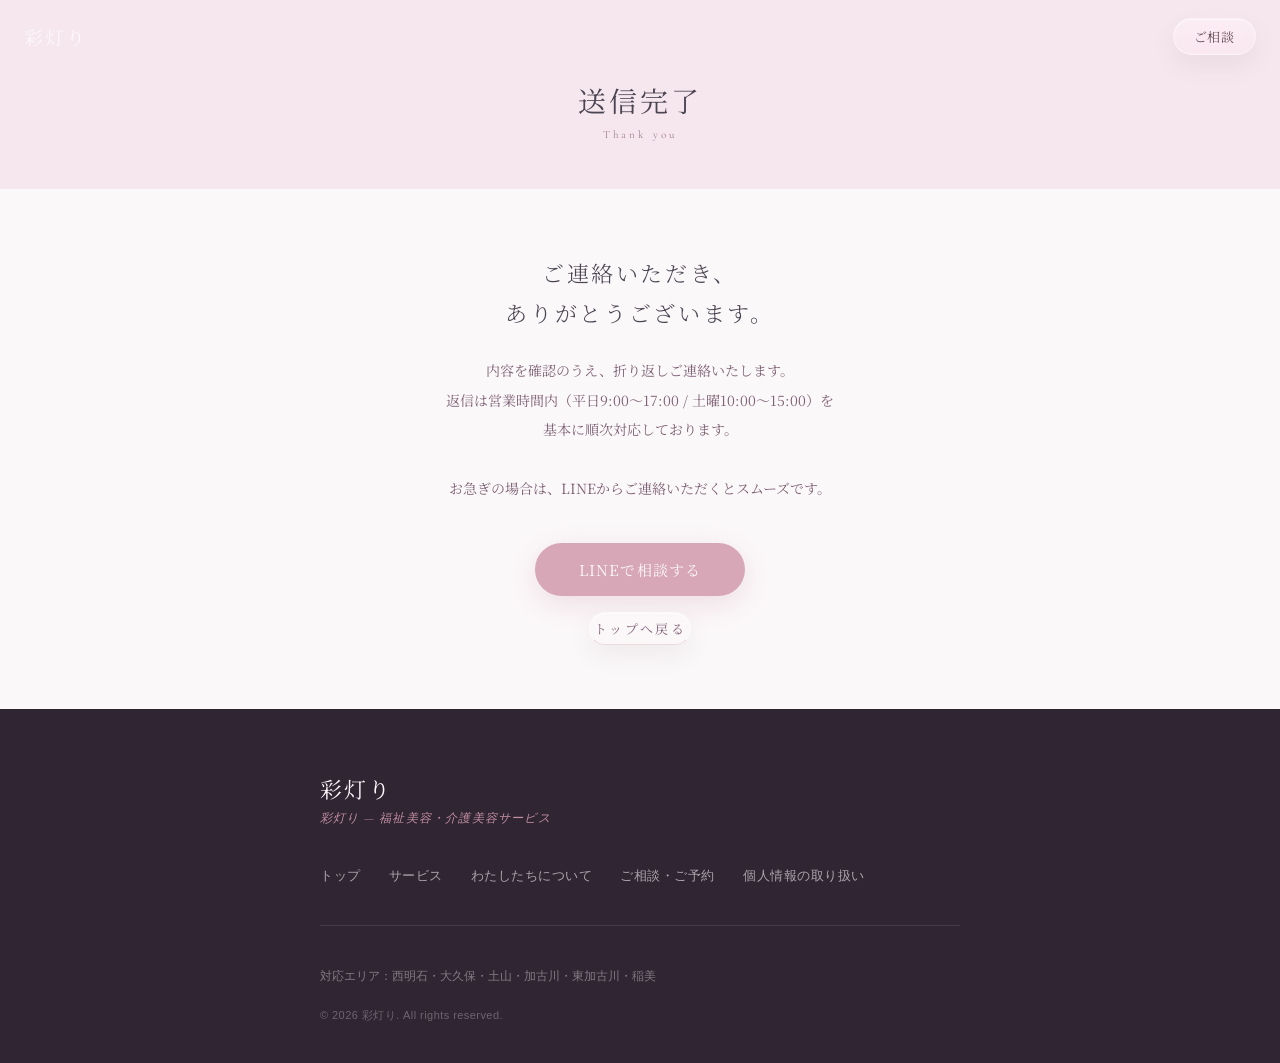
<file: thanks.html>
<!DOCTYPE html>
<html lang="ja">
<head>
  <meta charset="utf-8" />
  <meta name="viewport" content="width=device-width, initial-scale=1.0" />

  <title>送信完了｜彩灯り</title>
  <meta name="robots" content="noindex, nofollow" />

  <link rel="icon" href="/assets/images/favicon.ico?v=20260425-2" sizes="any" />
  <link rel="shortcut icon" href="/assets/images/favicon.ico?v=20260425-2" />
  <link rel="apple-touch-icon" href="/assets/images/apple-touch-icon.png?v=20260425-2" />

  <link rel="preconnect" href="https://fonts.googleapis.com" />
  <link rel="preconnect" href="https://fonts.gstatic.com" crossorigin />
  <link href="https://fonts.googleapis.com/css2?family=Cormorant+Garamond:ital,wght@0,300;0,400;1,300;1,400&amp;family=Noto+Serif+JP:wght@300;400&amp;display=swap" rel="stylesheet" />

  <link rel="stylesheet" href="/assets/css/base.css" />
  <link rel="stylesheet" href="/assets/css/components.css" />
  <link rel="stylesheet" href="/assets/css/sections.css" />
  <link rel="stylesheet" href="/assets/css/privacy.css" />

  <script async src="https://www.googletagmanager.com/gtag/js?id=G-NT072ZRGZ3"></script>
  <script>
    window.dataLayer = window.dataLayer || [];
    function gtag(){ dataLayer.push(arguments); }
    gtag('js', new Date());
    gtag('config', 'G-NT072ZRGZ3');

    // URLパラメータからフォーム種別を取得してGA4イベントを送信
    (function() {
      var params = new URLSearchParams(window.location.search);
      var type = params.get('type');

      if (type === 'facility') {
        gtag('event', 'facility_form_submit', {
          page_path: location.pathname
        });
      } else if (type === 'individual') {
        gtag('event', 'individual_form_submit', {
          page_path: location.pathname
        });
      }
    })();
  </script>
</head>
<body class="page page--thanks">

<!-- ========== Header ========== -->
<header class="site-header" role="banner">
<a aria-label="彩灯り トップへ" class="site-header__logo" href="index.html">彩灯り</a>
<div class="site-header__actions">
<a class="pill-link--header" href="contact.html">ご相談</a>
</div>
</header>

<main>
<!-- ========== Thanks Hero ========== -->
<div class="page-header">
  <h1 class="page-title">送信完了</h1>
  <p class="page-sub">Thank you</p>
</div>

<!-- ========== Thanks Body ========== -->
<section class="section">
  <div class="document-wrapper" style="text-align: center;">
    <p style="font-family: var(--font-mincho); font-size: clamp(18px, 5vw, 22px); font-weight: 300; letter-spacing: 0.12em; color: var(--c-text-dark); line-height: 1.8; margin-bottom: 24px;">
      ご連絡いただき、<br>ありがとうございます。
    </p>
    <p style="font-family: var(--font-mincho); font-size: 14px; line-height: 2.1; color: var(--c-text-mid); margin-bottom: 40px;">
      内容を確認のうえ、折り返しご連絡いたします。<br>
      返信は営業時間内（平日9:00〜17:00 / 土曜10:00〜15:00）を<br class="pc-only">基本に順次対応しております。<br><br>
      お急ぎの場合は、LINEからご連絡いただくとスムーズです。
    </p>
    <div style="display: flex; flex-direction: column; align-items: center; gap: 16px;">
      <a class="pill-cta" href="https://chat.line.biz/Uea7caabaea876e6f69f7fde9b84fb55f/chat/2U6c88d57a7ef0c87a5e56146b86e56102?messageId=610021434470957183" target="_blank" rel="noopener noreferrer" data-ga4-event="line_click" data-ga4-cta-location="thanks" data-ga4-cta-text="LINE" data-ga4-page-type="thanks" data-ga4-destination-type="line">LINEで相談する</a>
      <a class="pill-link--header" href="index.html" style="font-size: 13px; letter-spacing: 0.18em; color: var(--c-text-mid); text-decoration: none; padding: 6px 4px; border-bottom: 1px solid var(--c-pink-beige);">トップへ戻る</a>
    </div>
  </div>
</section>
</main>

<!-- ========== Footer ========== -->
<footer class="site-footer" role="contentinfo">
<div class="site-footer__inner">
<p class="site-footer__logo">彩灯り</p>
<p class="site-footer__tagline">彩灯り — 福祉美容・介護美容サービス</p>
<nav aria-label="フッターナビゲーション" class="site-footer__nav">
<a href="index.html">トップ</a>
<a href="service.html">サービス</a>
<a href="company.html">わたしたちについて</a>
<a href="contact.html">ご相談・ご予約</a>
<a href="privacy.html">個人情報の取り扱い</a>
</nav>
<p class="site-footer__area">対応エリア：西明石・大久保・土山・加古川・東加古川・稲美</p>
<p class="site-footer__copy">© 2026 彩灯り. All rights reserved.</p>
</div>
</footer>

<script src="assets/js/main.js"></script>
<script src="assets/js/custom-analytics.js"></script>
</body>
</html>
</file>
<file: assets/css/base.css>
/* ==========================================
   彩灯り (Irodori Care) - SP First Stylesheet
   ========================================== */

/* ==========================================
   1. Base & Variables
   ========================================== */
:root {
  /* Colors */
  --c-light-pink: #F6E7EE;
  --c-off-white: #FBF8F9;
  --c-pink-beige: #EED9DE;
  --c-lavender: #E9E1F0;
  --c-dusky-rose: #C48FA2;
  --c-mauve: #9D7B8F;
  --c-text-dark: #4B4453;
  --c-text-mid: #7E6174;
  --c-text-light: #FFF8FB;
  --c-cta: #D7A7B8;
  --c-cta-hover: #C49AAB;
  --c-deep: #2F2533;

  /* Spacing (8px grid) */
  --sp-xs: 8px;
  --sp-sm: 16px;
  --sp-md: 24px;
  --sp-lg: 40px;
  --sp-xl: 64px;
  --sp-2xl: 96px;

  /* Layout */
  --content-px: 24px;
  --max-content: 640px;

  /* Fonts */
  --font-mincho: "Noto Serif JP", "Hiragino Mincho ProN", "Yu Mincho", "YuMincho", serif;
  --font-sans: "Hiragino Kaku Gothic ProN", "Yu Gothic", "Noto Sans JP", sans-serif;
  --font-display: "Cormorant Garamond", "Playfair Display", Georgia, serif;

  /* Easing */
  --ease-out: cubic-bezier(0.25, 0.46, 0.45, 0.94);
  --dur-fade: 700ms;
}

/* Reset */
*, *::before, *::after {
  box-sizing: border-box;
  margin: 0;
  padding: 0;
}

html {
  font-size: 16px;
  scroll-behavior: smooth;
  -webkit-text-size-adjust: 100%;
  text-size-adjust: 100%;
}

body {
  font-family: var(--font-mincho);
  color: var(--c-text-dark);
  background: var(--c-off-white);
  overflow-x: hidden;
  -webkit-font-smoothing: antialiased;
  -moz-osx-font-smoothing: grayscale;
}

img {
  display: block;
  max-width: 100%;
  height: auto;
}

a {
  color: inherit;
  text-decoration: none;
}

button {
  border: none;
  background: none;
  cursor: pointer;
  font: inherit;
}

/* ==========================================
   2. Utility
   ========================================== */
.container {
  width: 100%;
  max-width: var(--max-content);
  margin-inline: auto;
  padding-inline: var(--content-px);
}

.visually-hidden {
  position: absolute;
  width: 1px;
  height: 1px;
  padding: 0;
  margin: -1px;
  overflow: hidden;
  clip: rect(0 0 0 0);
  white-space: nowrap;
  border: 0;
}
</file>
<file: assets/css/components.css>
/* ==========================================
   3. Header
   ========================================== */
.site-header {
  position: fixed;
  top: 0;
  left: 0;
  right: 0;
  z-index: 100;
  padding: 18px var(--content-px);
  display: flex;
  align-items: center;
  justify-content: space-between;
  transition: background 0.45s var(--ease-out), box-shadow 0.45s var(--ease-out);
}

.site-header.is-scrolled {
  background: rgba(251, 248, 249, 0.94);
  backdrop-filter: blur(10px);
  -webkit-backdrop-filter: blur(10px);
  box-shadow: 0 1px 24px rgba(196, 143, 162, 0.14);
}

.site-header__logo {
  font-family: var(--font-mincho);
  font-size: 19px;
  font-weight: 400;
  letter-spacing: 0.1em;
  color: var(--c-off-white);
  transition: color 0.45s var(--ease-out);
}

.site-header.is-scrolled .site-header__logo {
  color: var(--c-text-dark);
}

.site-header__actions {
  display: flex;
  align-items: center;
  gap: 10px;
}

/* Pill link in header */
.pill-link--header {
  display: inline-flex;
  align-items: center;
  justify-content: center;
  padding: 8px 20px;
  border-radius: 999px;
  border: 1px solid rgba(255, 255, 255, 0.34);
  background:
    linear-gradient(
      180deg,
      rgba(255, 255, 255, 0.34) 0%,
      rgba(255, 255, 255, 0.16) 52%,
      rgba(255, 255, 255, 0.10) 100%
    );
  backdrop-filter: blur(18px) saturate(165%);
  -webkit-backdrop-filter: blur(18px) saturate(165%);
  font-family: var(--font-mincho);
  font-size: 13px;
  letter-spacing: 0.06em;
  color: rgba(88, 67, 74, 0.92);
  box-shadow:
    0 10px 24px rgba(94, 71, 79, 0.08),
    inset 0 1px 0 rgba(255, 255, 255, 0.48),
    inset 0 -1px 0 rgba(255, 255, 255, 0.10);
  transition: background 0.3s, color 0.3s, box-shadow 0.3s, border-color 0.3s, opacity 0.25s;
}

.site-header.is-scrolled .pill-link--header {
  border-color: rgba(196, 143, 162, 0.26);
  background:
    linear-gradient(
      180deg,
      rgba(255, 255, 255, 0.40) 0%,
      rgba(255, 255, 255, 0.18) 52%,
      rgba(255, 255, 255, 0.10) 100%
    );
  color: rgba(88, 67, 74, 0.94);
  backdrop-filter: blur(18px) saturate(165%);
  -webkit-backdrop-filter: blur(18px) saturate(165%);
}

/* Menu circle button */
.menu-circle {
  width: 54px;
  height: 54px;
  border-radius: 50%;
  border: 1px solid rgba(255, 248, 251, 0.65);
  background: transparent;
  color: var(--c-off-white);
  display: flex;
  align-items: center;
  justify-content: center;
  transition: border-color 0.3s, color 0.3s, background 0.3s;
  position: relative;
  z-index: 110;
}

.site-header.is-scrolled .menu-circle {
  border-color: var(--c-dusky-rose);
  color: var(--c-mauve);
}

.menu-circle__lines {
  display: flex;
  flex-direction: column;
  gap: 5px;
  width: 22px;
}

.menu-circle__lines span {
  display: block;
  height: 1px;
  background: currentColor;
  transition: transform 0.35s var(--ease-out), opacity 0.35s;
}

.menu-circle.is-active .menu-circle__lines span:nth-child(1) {
  transform: translateY(6px) rotate(45deg);
}
.menu-circle.is-active .menu-circle__lines span:nth-child(2) {
  opacity: 0;
}
.menu-circle.is-active .menu-circle__lines span:nth-child(3) {
  transform: translateY(-6px) rotate(-45deg);
}

/* Navigation drawer */
.nav-drawer {
  position: fixed;
  inset: 0;
  z-index: 90;
  background: var(--c-off-white);
  display: flex;
  flex-direction: column;
  justify-content: center;
  padding: 80px var(--content-px) var(--content-px);
  opacity: 0;
  pointer-events: none;
  transition: opacity 0.4s var(--ease-out);
}

.nav-drawer.is-open {
  opacity: 1;
  pointer-events: all;
}

/* ナビドロワー開時: "ご相談" を非表示、× ボタンをドロワー背景に合わせた暗色に */
body:has(.nav-drawer.is-open) .pill-link--header {
  opacity: 0;
  pointer-events: none;
}

body:has(.nav-drawer.is-open) .menu-circle {
  color: var(--c-mauve);
  border-color: var(--c-dusky-rose);
  background: rgba(196, 143, 162, 0.12);
}

.nav-drawer__list {
  list-style: none;
  display: flex;
  flex-direction: column;
  gap: 36px;
}

.nav-drawer__link {
  display: flex;
  align-items: baseline;
  gap: 16px;
  font-family: var(--font-mincho);
  font-size: 26px;
  font-weight: 300;
  color: var(--c-text-dark);
  letter-spacing: 0.08em;
  border-bottom: 1px solid var(--c-light-pink);
  padding-bottom: 14px;
  transition: color 0.25s;
}

.nav-drawer__link:hover {
  color: var(--c-mauve);
}

.nav-drawer__link .nav-en {
  font-family: var(--font-display);
  font-size: 14px;
  color: var(--c-text-mid);
  font-style: italic;
  letter-spacing: 0.12em;
}

.nav-drawer__contact {
  margin-top: 48px;
}

.nav-drawer__contact-label {
  font-family: var(--font-sans);
  font-size: 11px;
  letter-spacing: 0.14em;
  color: var(--c-text-mid);
  margin-bottom: 12px;
  text-transform: uppercase;
}

/* ==========================================
   4. Footer
   ========================================== */
.site-footer {
  background: var(--c-deep);
  color: var(--c-text-light);
  padding: var(--sp-xl) var(--content-px) 40px;
}

.site-footer__inner {
  max-width: var(--max-content);
  margin-inline: auto;
}

.site-footer__logo {
  font-family: var(--font-mincho);
  font-size: 22px;
  letter-spacing: 0.1em;
  margin-bottom: 6px;
}

.site-footer__tagline {
  font-family: var(--font-display);
  font-size: 12px;
  font-style: italic;
  color: var(--c-dusky-rose);
  letter-spacing: 0.1em;
  margin-bottom: var(--sp-lg);
}

.site-footer__nav {
  display: flex;
  flex-wrap: wrap;
  gap: 12px 28px;
  margin-bottom: var(--sp-lg);
  padding-bottom: var(--sp-lg);
  border-bottom: 1px solid rgba(255, 248, 251, 0.1);
}

.site-footer__nav a {
  font-family: var(--font-sans);
  font-size: 13px;
  color: rgba(255, 248, 251, 0.6);
  letter-spacing: 0.04em;
  transition: color 0.2s;
}

.site-footer__nav a:hover {
  color: var(--c-cta);
}

.site-footer__area {
  font-family: var(--font-sans);
  font-size: 12px;
  color: rgba(255, 248, 251, 0.4);
  line-height: 1.8;
  margin-bottom: 20px;
}

.site-footer__copy {
  font-family: var(--font-sans);
  font-size: 11px;
  color: rgba(255, 248, 251, 0.3);
  letter-spacing: 0.04em;
}

/* ==========================================
   5. CTA Buttons
   ========================================== */
.pill-cta {
  display: inline-flex;
  align-items: center;
  justify-content: center;
  gap: 8px;
  padding: 16px 44px;
  border-radius: 999px;
  background: var(--c-cta);
  color: var(--c-off-white);
  font-family: var(--font-mincho);
  font-size: 15px;
  letter-spacing: 0.08em;
  box-shadow: 0 8px 28px rgba(215, 167, 184, 0.32);
  transition: transform 0.28s var(--ease-out), box-shadow 0.28s, background 0.28s;
}

.pill-cta:hover {
  transform: translateY(-3px);
  box-shadow: 0 14px 36px rgba(215, 167, 184, 0.44);
  background: var(--c-cta-hover);
}

.pill-cta--hero {
  background: rgba(255, 248, 251, 0.78);
  color: var(--c-text-dark);
  backdrop-filter: blur(14px);
  -webkit-backdrop-filter: blur(14px);
  box-shadow: 0 8px 24px rgba(0, 0, 0, 0.12);
}

.pill-cta--hero:hover {
  background: rgba(255, 248, 251, 0.94);
  transform: translateY(-3px);
}

.pill-cta--line {
  background: #06C755;
  box-shadow: 0 8px 24px rgba(6, 199, 85, 0.28);
}

.pill-cta--line:hover {
  background: #04b34c;
  box-shadow: 0 12px 32px rgba(6, 199, 85, 0.4);
}

.pill-cta--phone {
  background: var(--c-off-white);
  color: var(--c-text-dark);
  box-shadow: 0 8px 24px rgba(0, 0, 0, 0.1);
}

.pill-cta--phone:hover {
  background: #fff;
  transform: translateY(-3px);
}

.circle-cta {
  width: 72px;
  height: 72px;
  border-radius: 50%;
  border: 1.5px solid var(--c-dusky-rose);
  background: transparent;
  color: var(--c-dusky-rose);
  font-size: 22px;
  display: inline-flex;
  align-items: center;
  justify-content: center;
  transition: all 0.28s var(--ease-out);
  flex-shrink: 0;
}

.circle-cta:hover {
  background: var(--c-dusky-rose);
  color: var(--c-off-white);
  transform: translateY(-2px);
}

/* ==========================================
   6. Curve Dividers
   ========================================== */
.curve-top,
.curve-bottom {
  display: block;
  width: 100%;
  overflow: hidden;
  line-height: 0;
  position: relative;
  z-index: 2;
  isolation: isolate;
}

.curve-top {
  margin-bottom: -1px;
}

.curve-bottom {
  margin-top: -1px;
}

.curve-top svg,
.curve-bottom svg {
  display: block;
  width: calc(100% + 2px);
  margin-left: -1px;
  backface-visibility: hidden;
  transform: translateZ(0);
}

/* ==========================================
   7. Section Heading
   ========================================== */
.section-heading {
  margin-bottom: var(--sp-lg);
}

.section-heading:has(.section-heading__lead) {
  margin-bottom: 0;
}

.section-heading__eyebrow {
  font-family: var(--font-display);
  font-size: 12px;
  letter-spacing: 0.2em;
  color: var(--c-mauve);
  margin-bottom: 4px;
  font-style: italic;
  display: block;
}

.section-heading__title {
  font-family: var(--font-display);
  font-size: clamp(48px, 13vw, 72px);
  font-weight: 300;
  line-height: 0.95;
  letter-spacing: 0.02em;
  color: var(--c-text-dark);
  font-style: italic;
}

.section-heading__title-ja {
  display: block;
  font-family: var(--font-mincho);
  font-size: 16px;
  font-weight: 300;
  letter-spacing: 0.14em;
  color: var(--c-text-mid);
  margin-top: 10px;
  font-style: normal;
}

.section-heading__lead {
  font-family: var(--font-mincho);
  font-size: 14px;
  line-height: 1.85;
  color: var(--c-text-dark);
  margin-top: 32px;
  margin-bottom: 40px;
  text-align: center;
  letter-spacing: 0.1em;
}

/* ==========================================
   8. Fade-up Animation
   ========================================== */
.fade-up {
  opacity: 0;
  transform: translateY(18px);
  transition: opacity var(--dur-fade) var(--ease-out),
              transform var(--dur-fade) var(--ease-out);
}

.fade-up.is-visible {
  opacity: 1;
  transform: translateY(0);
}

.fade-up[data-delay="100"] { transition-delay: 0.1s; }
.fade-up[data-delay="200"] { transition-delay: 0.2s; }
.fade-up[data-delay="300"] { transition-delay: 0.3s; }
.fade-up[data-delay="400"] { transition-delay: 0.4s; }
.fade-up[data-delay="500"] { transition-delay: 0.5s; }

@media (prefers-reduced-motion: reduce) {
  .fade-up {
    opacity: 1;
    transform: none;
    transition: none;
  }
}

/* ==========================================
   9. Float Animation (CSS only, lightweight)
   ========================================== */
@keyframes gentleFloat {
  0%, 100% { transform: translateY(0px); }
  50%       { transform: translateY(-10px); }
}

@keyframes gentleFloatSlow {
  0%, 100% { transform: translateY(0px) rotate(-2deg); }
  50%       { transform: translateY(-8px) rotate(2deg); }
}

@keyframes scrollLine {
  0%   { transform: scaleY(0); transform-origin: top; }
  50%  { transform: scaleY(1); transform-origin: top; }
  51%  { transform: scaleY(1); transform-origin: bottom; }
  100% { transform: scaleY(0); transform-origin: bottom; }
}

@media (prefers-reduced-motion: reduce) {
  [class*="float"],
  .hero__deco {
    animation: none !important;
  }
}


/* ==========================================
   18. Loading Screen
   ========================================== */
.site-loading {
  position: fixed;
  inset: 0;
  z-index: 9999;
  background: var(--c-off-white);
  display: flex;
  align-items: center;
  justify-content: center;
  flex-direction: column;
  transition: opacity 0.7s var(--ease-out), visibility 0.7s;
}

.site-loading.is-hidden {
  opacity: 0;
  visibility: hidden;
  pointer-events: none;
}

/* Decorative concentric circles */
.site-loading__circles {
  position: absolute;
  inset: 0;
  display: flex;
  align-items: center;
  justify-content: center;
  pointer-events: none;
  overflow: hidden;
}

.site-loading__circle {
  position: absolute;
  border-radius: 50%;
  border: 1px solid var(--c-pink-beige);
}

.site-loading__circle:nth-child(1) {
  width: 200px;
  height: 200px;
  animation: loadingPulse 3s ease-in-out infinite;
}

.site-loading__circle:nth-child(2) {
  width: 300px;
  height: 300px;
  border-color: var(--c-light-pink);
  animation: loadingPulse 3s ease-in-out 0.4s infinite;
}

.site-loading__circle:nth-child(3) {
  width: 420px;
  height: 420px;
  border-color: rgba(246, 231, 238, 0.5);
  animation: loadingPulse 3s ease-in-out 0.8s infinite;
}

@keyframes loadingPulse {
  0%, 100% { opacity: 0.4; transform: scale(1); }
  50%       { opacity: 1;   transform: scale(1.03); }
}

/* Center content */
.site-loading__inner {
  position: relative;
  z-index: 1;
  text-align: center;
  display: flex;
  flex-direction: column;
  align-items: center;
  gap: 0;
}

.site-loading__logo {
  font-family: var(--font-mincho);
  font-size: 36px;
  font-weight: 300;
  letter-spacing: 0.2em;
  color: var(--c-text-dark);
  opacity: 0;
  transform: translateY(12px);
  animation: loadingFadeUp 0.7s var(--ease-out) 0.15s forwards;
  margin-bottom: 6px;
}

.site-loading__sub {
  font-family: var(--font-display);
  font-size: 13px;
  font-style: italic;
  letter-spacing: 0.22em;
  color: var(--c-mauve);
  opacity: 0;
  transform: translateY(10px);
  animation: loadingFadeUp 0.7s var(--ease-out) 0.35s forwards;
  margin-bottom: 36px;
}

/* Progress bar */
.site-loading__bar {
  width: 100px;
  height: 1px;
  background: var(--c-pink-beige);
  overflow: hidden;
  opacity: 0;
  animation: loadingFadeUp 0.5s var(--ease-out) 0.5s forwards;
}

.site-loading__bar-fill {
  height: 100%;
  width: 0;
  background: var(--c-dusky-rose);
  animation: loadingBarFill 1.4s var(--ease-out) 0.5s forwards;
}

@keyframes loadingFadeUp {
  to { opacity: 1; transform: translateY(0); }
}

@keyframes loadingBarFill {
  from { width: 0; }
  to   { width: 100%; }
}

@media (prefers-reduced-motion: reduce) {
  .site-loading__circle,
  .site-loading__logo,
  .site-loading__sub,
  .site-loading__bar,
  .site-loading__bar-fill {
    animation: none;
    opacity: 1;
    transform: none;
  }
  .site-loading__bar-fill {
    width: 100%;
  }
}

/* ==========================================
   21. Vertical Section Label
   ========================================== */
.vert-section-label {
  position: absolute;
  right: 2px;
  top: 50%;
  transform: translateY(-50%);
  writing-mode: vertical-rl;
  font-family: var(--font-display);
  font-size: 10px;
  letter-spacing: 0.26em;
  color: rgba(196, 143, 162, 0.28);
  font-style: italic;
  white-space: nowrap;
  pointer-events: none;
  user-select: none;
}


/* ==========================================
   37. Section Shape Dividers
   ========================================== */
.shape-divider {
  display: block;
  width: 100%;
  overflow: hidden;
  line-height: 0;
  position: relative;
  z-index: 2;
  isolation: isolate;
  margin-top: -1px;
  margin-bottom: -1px;
}

.shape-divider svg {
  display: block;
  width: calc(100% + 2px);
  margin-left: -1px;
  backface-visibility: hidden;
  transform: translateZ(0);
}

.shape-divider--arch-wide svg    { height: 80px; }
.shape-divider--arch-soft svg    { height: 56px; }
.shape-divider--scoop-right svg  { height: 56px; }
.shape-divider--scoop-left svg   { height: 56px; }
.shape-divider--diagonal svg     { height: 56px; }
.shape-divider--diagonal-rev svg { height: 56px; }
</file>
<file: assets/css/sections.css>
/* ==========================================
   10. Hero (index.html)
   ========================================== */
.hero {
  position: relative;
  height: 100svh;
  min-height: 620px;
  overflow: hidden;
}

/* Gradient placeholder (mimics warm care photography) */
.hero__bg {
  position: absolute;
  inset: 0;
  background-image: url('../images/hero-bg.jpg');
  background-size: cover;
  background-position: 62% center;
  will-change: transform;
  transform-origin: center;
}

.hero__bg::after {
  content: '';
  position: absolute;
  inset: 0;
  background: linear-gradient(
    to bottom,
    rgba(47, 37, 51, 0.04) 0%,
    rgba(47, 37, 51, 0.06) 50%,
    rgba(47, 37, 51, 0.22) 100%
  );
}

/* Decorative floating elements */
.hero__deco {
  position: absolute;
  z-index: 3;
  pointer-events: none;
}

.hero__deco--circle1 {
  right: 14vw;
  top: 12%;
  width: 52px;
  height: 52px;
  border-radius: 50%;
  border: 1px solid rgba(255, 248, 251, 0.3);
  animation: gentleFloat 5s ease-in-out infinite;
}

.hero__deco--circle2 {
  right: 8vw;
  top: 22%;
  width: 28px;
  height: 28px;
  border-radius: 50%;
  background: rgba(255, 248, 251, 0.12);
  animation: gentleFloat 4s ease-in-out 1.2s infinite;
}

.hero__deco--label {
  left: var(--content-px);
  top: 22%;
  animation: gentleFloatSlow 6s ease-in-out 0.5s infinite;
}

.hero__deco--label-inner {
  display: inline-flex;
  align-items: center;
  gap: 8px;
  padding: 7px 14px;
  border-radius: 999px;
  background: rgba(255, 248, 251, 0.16);
  backdrop-filter: blur(10px);
  -webkit-backdrop-filter: blur(10px);
  border: 1px solid rgba(255, 248, 251, 0.25);
  font-family: var(--font-sans);
  font-size: 11px;
  letter-spacing: 0.1em;
  color: rgba(255, 248, 251, 0.9);
}

.hero__deco--label-dot {
  width: 6px;
  height: 6px;
  border-radius: 50%;
  background: rgba(255, 248, 251, 0.8);
  flex-shrink: 0;
}

/* Vertical copy (right side) */
.hero__vertical-copy {
  position: absolute;
  right: 28px;
  top: 50%;
  transform: translateY(-50%);
  writing-mode: vertical-rl;
  text-orientation: upright;
  z-index: 6;
  display: flex;
  gap: 20px;
}

.hero__vertical-line {
  font-family: var(--font-mincho);
  font-size: 13px;
  font-weight: 300;
  letter-spacing: 0.18em;
  color: rgba(255, 248, 251, 0.84);
  line-height: 1.7;
}

/* Hero content (bottom-left) */
.hero__content {
  position: absolute;
  left: var(--content-px);
  bottom: 108px;
  width: 88vw;
  max-width: 540px;
  z-index: 5;
}

.hero__eyebrow {
  font-family: var(--font-sans);
  font-size: 10.5px;
  letter-spacing: 0.1em;
  color: rgba(255, 248, 251, 0.72);
  margin-bottom: 12px;
  line-height: 1.7;
}

.hero__title {
  font-family: var(--font-display);
  font-size: clamp(68px, 17vw, 108px);
  font-weight: 300;
  line-height: 0.9;
  letter-spacing: 0.06em;
  color: var(--c-off-white);
  font-style: italic;
  margin-bottom: 4px;
}

.hero__title-ja {
  display: block;
  font-family: var(--font-mincho);
  font-size: 17px;
  font-weight: 300;
  letter-spacing: 0.16em;
  line-height: 1;
  font-style: normal;
  color: rgba(255, 248, 251, 0.88);
  margin-bottom: 18px;
  margin-top: 8px;
}

.hero__lead {
  font-family: var(--font-mincho);
  font-size: 13px;
  line-height: 2.0;
  color: rgba(255, 248, 251, 0.78);
  margin-bottom: 30px;
  max-width: 68vw;
}

/* Scroll indicator */
.hero__scroll {
  position: absolute;
  bottom: 30px;
  left: 50%;
  transform: translateX(-50%);
  z-index: 5;
  display: flex;
  flex-direction: column;
  align-items: center;
  gap: 8px;
}

.hero__scroll-label {
  font-family: var(--font-display);
  font-size: 10px;
  letter-spacing: 0.22em;
  color: rgba(255, 248, 251, 0.55);
  font-style: italic;
}

.hero__scroll-line {
  width: 1px;
  height: 44px;
  background: linear-gradient(to bottom, rgba(116, 241, 210, 0.55), transparent);
  animation: scrollLine 1.8s ease-in-out infinite;
}
















/* ==========================================
   19. Page Social Links (shared footer CTA)
   ========================================== */
.page-social {
  background: var(--c-deep);
  padding: var(--sp-xl) var(--content-px) var(--sp-2xl);
  text-align: center;
}

.page-social__inner {
  max-width: var(--max-content);
  margin-inline: auto;
}

.page-social__eyebrow {
  font-family: var(--font-display);
  font-size: 11px;
  letter-spacing: 0.22em;
  color: var(--c-dusky-rose);
  font-style: italic;
  display: block;
  margin-bottom: 10px;
}

.page-social__title {
  font-family: var(--font-mincho);
  font-size: clamp(18px, 5vw, 22px);
  font-weight: 300;
  letter-spacing: 0.12em;
  color: var(--c-text-light);
  margin-bottom: var(--sp-lg);
  line-height: 1.7;
}

.page-social__buttons {
  display: flex;
  flex-direction: column;
  align-items: center;
  gap: 14px;
  margin-bottom: var(--sp-lg);
}

.page-social__btn {
  display: inline-flex;
  align-items: center;
  justify-content: center;
  gap: 10px;
  padding: 14px 36px;
  border-radius: 999px;
  font-family: var(--font-mincho);
  font-size: 14px;
  letter-spacing: 0.08em;
  transition: transform 0.28s var(--ease-out), box-shadow 0.28s, background 0.28s;
}

.page-social__btn:hover { transform: translateY(-2px); }

.page-social__btn--line {
  background: #06C755;
  color: #fff;
  box-shadow: 0 6px 20px rgba(6, 199, 85, 0.3);
}

.page-social__btn--line:hover {
  background: #04b34c;
  box-shadow: 0 10px 28px rgba(6, 199, 85, 0.42);
}

.page-social__btn--ig {
  background: transparent;
  color: rgba(255, 248, 251, 0.72);
  border: 1px solid rgba(255, 248, 251, 0.22);
}

.page-social__btn--ig:hover {
  color: var(--c-text-light);
  border-color: rgba(255, 248, 251, 0.5);
}

.page-social__nav {
  display: flex;
  flex-wrap: wrap;
  justify-content: center;
  gap: 8px 24px;
  padding-top: var(--sp-lg);
  border-top: 1px solid rgba(255, 248, 251, 0.1);
}

.page-social__nav a {
  font-family: var(--font-sans);
  font-size: 12px;
  letter-spacing: 0.06em;
  color: rgba(255, 248, 251, 0.45);
  transition: color 0.2s;
}

.page-social__nav a:hover { color: var(--c-cta); }






/* ==========================================
   23. Home Flow
   ========================================== */
.home-flow {
  padding: var(--sp-2xl) var(--content-px);
  background: var(--c-light-pink);
}

.home-flow__inner {
  max-width: var(--max-content);
  margin-inline: auto;
}

.home-flow__steps {
  display: flex;
  flex-direction: column;
  gap: 0;
  margin-top: var(--sp-xl);
  position: relative;
}

.home-flow__steps::before {
  content: '';
  position: absolute;
  left: 28px;
  top: 28px;
  bottom: 28px;
  width: 1px;
  background: linear-gradient(to bottom, #74f1d2, transparent);
  pointer-events: none;
}

.flow-step {
  display: flex;
  gap: 24px;
  align-items: flex-start;
  padding-bottom: 40px;
  position: relative;
}

.flow-step:last-child { padding-bottom: 0; }

.flow-step__num {
  width: 56px;
  height: 56px;
  border-radius: 50%;
  background: var(--c-off-white);
  border: 1px solid var(--c-cta);
  display: flex;
  align-items: center;
  justify-content: center;
  flex-shrink: 0;
  font-family: var(--font-display);
  font-size: 18px;
  font-style: italic;
  font-weight: 300;
  color: var(--c-cta);
  position: relative;
  z-index: 1;
}

.flow-step__body {
  padding-top: 10px;
  flex: 1;
}

.flow-step__title {
  font-family: var(--font-mincho);
  font-size: 16px;
  font-weight: 400;
  letter-spacing: 0.1em;
  color: var(--c-text-dark);
  margin-bottom: 8px;
}

.flow-step__text {
  font-family: var(--font-mincho);
  font-size: 13px;
  line-height: 2.1;
  color: var(--c-text-mid);
}

/* ==========================================
   24. Home Area
   ========================================== */
.home-area {
  background: var(--c-off-white);
  padding: var(--sp-xl) var(--content-px);
  text-align: center;
}

.home-area__inner {
  max-width: var(--max-content);
  margin-inline: auto;
}

.home-area__label {
  font-family: var(--font-display);
  font-size: 11px;
  font-style: italic;
  letter-spacing: 0.2em;
  color: var(--c-mauve);
  display: block;
  margin-bottom: 10px;
}

.home-area__title {
  font-family: var(--font-mincho);
  font-size: 15px;
  font-weight: 300;
  letter-spacing: 0.12em;
  color: var(--c-text-mid);
  margin-bottom: var(--sp-lg);
}

.home-area__names {
  display: flex;
  flex-wrap: wrap;
  justify-content: center;
  gap: 10px 28px;
}

.home-area__name {
  font-family: var(--font-mincho);
  font-size: 16px;
  font-weight: 300;
  letter-spacing: 0.16em;
  color: var(--c-text-dark);
}

.home-area__note {
  font-family: var(--font-sans);
  font-size: 11px;
  letter-spacing: 0.08em;
  color: var(--c-text-mid);
  margin-top: var(--sp-md);
}















/* ==========================================
   11. Concept Section (index.html preview)
   ========================================== */
.concept-preview {
  padding: var(--sp-2xl) var(--content-px);
  background: var(--c-off-white);
}

.concept-preview__inner {
  max-width: var(--max-content);
  margin-inline: auto;
}


.concept-preview__text-block {
  padding: 0 0 0 4px;
}

.concept-preview__eyebrow {
  font-family: var(--font-display);
  font-size: 12px;
  letter-spacing: 0.2em;
  color: var(--c-mauve);
  font-style: italic;
  margin-bottom: 10px;
  display: block;
}

.concept-preview__title {
  font-family: var(--font-mincho);
  font-size: clamp(22px, 6vw, 28px);
  font-weight: 300;
  letter-spacing: 0.12em;
  line-height: 1.7;
  color: var(--c-text-dark);
  margin-bottom: 18px;
}

.concept-preview__body {
  font-family: var(--font-mincho);
  font-size: 14px;
  line-height: 2.1;
  color: var(--c-text-mid);
  margin-bottom: var(--sp-lg);
}

/* ==========================================
   12. Service Preview (index.html)
   ========================================== */
.service-preview {
  background: var(--c-light-pink);
  padding: var(--sp-xl) var(--content-px) var(--sp-2xl);
}

.service-preview__inner {
  max-width: var(--max-content);
  margin-inline: auto;
}

.service-preview__cards {
  display: grid;
  grid-template-columns: 1fr 1fr;
  gap: 16px;
  margin-top: var(--sp-lg);
  margin-bottom: var(--sp-xl);
}

.service-preview-card-wrap {
  display: flex;
  flex-direction: column;
  align-items: center;
  gap: 12px;
}

.service-preview-card {
  position: relative;
  width: 100%;
  aspect-ratio: 3 / 4;
  border-radius: 20px;
  overflow: hidden;
  box-shadow: 0 6px 24px rgba(75, 68, 83, 0.18);
  transition: transform 0.28s var(--ease-out), box-shadow 0.28s;
}

.service-preview-card:hover {
  transform: translateY(-4px);
  box-shadow: 0 14px 36px rgba(75, 68, 83, 0.24);
}

.service-preview-card__bg {
  position: absolute;
  inset: 0;
  width: 100%;
  height: 100%;
  object-fit: cover;
  object-position: center;
}

.service-preview-card__overlay {
  position: absolute;
  inset: 0;
  background: linear-gradient(
    to bottom,
    transparent 30%,
    rgba(55, 45, 60, 0.72) 100%
  );
}

.service-preview-card__info {
  position: absolute;
  bottom: 0;
  left: 0;
  right: 0;
  padding: 16px;
  z-index: 2;
  display: flex;
  flex-direction: column;
  gap: 4px;
}

.service-preview-card__name {
  font-family: var(--font-mincho);
  font-size: 15px;
  font-weight: 400;
  letter-spacing: 0.08em;
  color: #fff;
  line-height: 1.4;
}

.service-preview-card__meta {
  font-family: var(--font-sans);
  font-size: 10.5px;
  letter-spacing: 0.06em;
  color: rgba(255, 255, 255, 0.82);
  line-height: 1.6;
}

.service-preview-card__caption {
  font-family: var(--font-mincho);
  font-size: 12px;
  font-weight: 400;
  letter-spacing: 0.06em;
  color: var(--c-text-mid);
  line-height: 1.7;
  text-align: center;
}

/* ==========================================
   13. Contact CTA Strip (index.html)
   ========================================== */
.cta-strip {
  background: var(--c-pink-beige);
  padding: var(--sp-xl) var(--content-px);
  text-align: center;
}

.cta-strip__inner {
  max-width: var(--max-content);
  margin-inline: auto;
}

.cta-strip__eyebrow {
  font-family: var(--font-display);
  font-size: 12px;
  letter-spacing: 0.22em;
  color: var(--c-mauve);
  font-style: italic;
  margin-bottom: 10px;
  display: block;
}

.cta-strip__title {
  font-family: var(--font-mincho);
  font-size: clamp(18px, 5vw, 24px);
  font-weight: 300;
  letter-spacing: 0.12em;
  color: var(--c-text-dark);
  margin-bottom: 10px;
}

.cta-strip__text {
  font-family: var(--font-mincho);
  font-size: 13px;
  line-height: 2.0;
  color: var(--c-text-mid);
  margin-bottom: var(--sp-lg);
}

.cta-strip__buttons {
  display: flex;
  flex-direction: column;
  align-items: center;
  gap: 14px;
}
/* ==========================================
   14. Service Page
   ========================================== */
.service-hero {
  padding: 120px var(--content-px) var(--sp-xl);
  background:
    linear-gradient(148deg, #EDD4DE 0%, #E2C6D0 60%, #D4B8C4 100%);
  position: relative;
  overflow: hidden;
}

.service-hero::before {
  content: '';
  position: absolute;
  top: -60px;
  right: -40px;
  width: 200px;
  height: 200px;
  border-radius: 50%;
  border: 1px solid rgba(196, 143, 162, 0.2);
  pointer-events: none;
}

.service-hero::after {
  content: '';
  position: absolute;
  top: -20px;
  right: 30px;
  width: 100px;
  height: 100px;
  border-radius: 50%;
  border: 1px solid rgba(196, 143, 162, 0.15);
  pointer-events: none;
}

.service-hero__inner {
  max-width: var(--max-content);
  margin-inline: auto;
}

.service-hero__title {
  font-family: var(--font-display);
  font-size: clamp(52px, 14vw, 76px);
  font-weight: 300;
  line-height: 0.9;
  letter-spacing: 0.04em;
  color: var(--c-deep);
  font-style: italic;
  margin-bottom: 8px;
}

.service-hero__title-ja {
  font-family: var(--font-mincho);
  font-size: 16px;
  font-weight: 300;
  letter-spacing: 0.16em;
  color: var(--c-text-mid);
  display: block;
  margin-bottom: 18px;
}

.service-hero__lead {
  font-family: var(--font-mincho);
  font-size: 13.5px;
  line-height: 2.1;
  color: var(--c-text-dark);
  max-width: 78vw;
}

/* Service cards section */
.service-cards {
  padding: var(--sp-xl) var(--content-px) var(--sp-2xl);
  background: var(--c-light-pink);
  overflow: hidden;
}

.service-cards__inner {
  max-width: var(--max-content);
  margin-inline: auto;
}

.service-cards__intro {
  margin-bottom: 36px;
}

.service-cards__intro-en {
  display: block;
  font-family: var(--font-display);
  font-size: 11px;
  font-style: italic;
  letter-spacing: 0.22em;
  color: var(--c-mauve);
  margin-bottom: 8px;
}

.service-cards__intro-ja {
  font-family: var(--font-mincho);
  font-size: 15px;
  letter-spacing: 0.12em;
  color: var(--c-text-mid);
  line-height: 1.9;
}

.service-cards__prose {
  display: grid;
  gap: 12px;
  margin-bottom: 40px;
}

.service-cards__text {
  margin: 0;
  font-family: var(--font-mincho);
  font-size: 13px;
  line-height: 2;
  color: var(--c-text-mid);
}

.service-cards__text--last {
  padding-left: 16px;
  border-left: 1px solid rgba(116, 241, 210, 0.4);
}

.service-entry {
  position: relative;
  margin-bottom: 56px;
}

.service-entry:last-child {
  margin-bottom: 0;
}

.service-entry__no {
  display: block;
  font-family: var(--font-sans);
  font-size: 11px;
  letter-spacing: 0.12em;
  color: var(--c-mauve);
  margin-bottom: 8px;
  text-align: right;
}

.service-entry__media {
  overflow: hidden;
  position: relative;
  background: #ead9df;
  border: 5px solid transparent;
  background-image: linear-gradient(
    148deg,
    #E2D8CC 0%,
    #C8BAA8 18%,
    #AFA090 35%,
    #C4B8A4 50%,
    #D8CEC0 65%,
    #B8AC9A 80%,
    #D0C8B8 100%
  );
  background-origin: border-box;
  background-clip: border-box;
  box-shadow:
    0 2px 6px rgba(76, 56, 64, 0.10),
    0 4px 16px rgba(76, 56, 64, 0.10);
}

.service-entry__media img,
.service-entry__placeholder {
  display: block;
  width: 100%;
  height: 100%;
  object-fit: cover;
}

.service-entry__body {
  margin-top: 10px;
}

.service-entry__title {
  font-family: var(--font-mincho);
  font-size: 14px;
  font-weight: 400;
  letter-spacing: 0.1em;
  line-height: 1.6;
  color: var(--c-text-dark);
  margin-bottom: 0;
}

.service-entry__meta {
  font-family: var(--font-sans);
  font-size: 10.5px;
  line-height: 1.8;
  letter-spacing: 0.08em;
  color: var(--c-mauve);
  margin-bottom: 10px;
}

.service-entry__head {
  display: flex;
  align-items: center;
  justify-content: space-between;
  gap: 12px;
  margin-bottom: 10px;
}

.service-entry__time {
  flex: 0 0 auto;
  display: inline-flex;
  align-items: center;
  justify-content: center;
  min-height: 28px;
  padding: 4px 10px;
  border: 1px solid rgba(255, 255, 255, 0.30);
  border-radius: 999px;
  background:
    linear-gradient(
      180deg,
      rgba(255, 255, 255, 0.30) 0%,
      rgba(255, 255, 255, 0.14) 52%,
      rgba(255, 255, 255, 0.08) 100%
    );
  backdrop-filter: blur(14px) saturate(155%);
  -webkit-backdrop-filter: blur(14px) saturate(155%);
  font-family: var(--font-sans);
  font-size: 10px;
  line-height: 1;
  letter-spacing: 0.12em;
  color: var(--c-text-mid);
  white-space: nowrap;
  box-shadow:
    0 8px 18px rgba(94, 71, 79, 0.06),
    inset 0 1px 0 rgba(255, 255, 255, 0.42),
    inset 0 -1px 0 rgba(255, 255, 255, 0.08);
}

.service-entry__pricing {
  display: grid;
  gap: 6px;
  margin-bottom: 10px;
}

.service-entry__price-row {
  display: flex;
  align-items: baseline;
  gap: 8px;
}

.service-entry__price-label {
  flex: 0 0 34px;
  font-family: var(--font-mincho);
  font-size: 10px;
  line-height: 1.6;
  letter-spacing: 0.12em;
  color: var(--c-mauve);
}

.service-entry__price-value {
  font-family: var(--font-mincho);
  font-size: 13px;
  font-weight: 300;
  line-height: 1.5;
  letter-spacing: 0.08em;
  color: var(--c-text-dark);
}

.service-entry__price-row--first .service-entry__price-value {
  font-size: 14px;
  font-weight: 300;
  color: var(--c-dusky-rose);
}

.service-entry__text {
  font-family: var(--font-mincho);
  font-size: 13px;
  line-height: 1.95;
  color: var(--c-text-mid);
}

.service-entry__list {
  list-style: none;
  display: flex;
  flex-direction: column;
  gap: 8px;
}

.service-entry__list li {
  font-family: var(--font-mincho);
  font-size: 13px;
  line-height: 1.9;
  color: var(--c-text-mid);
  padding-left: 16px;
  position: relative;
}

.service-entry__list li::before {
  content: "";
  position: absolute;
  left: 0;
  top: 0.95em;
  width: 8px;
  height: 1px;
  background: var(--c-dusky-rose);
}

.service-entry__list--set {
  gap: 12px;
}

.service-entry__list--set li {
  width: 100%;
  max-width: 360px;
  padding: 14px 14px 14px 16px;
  border: 1px solid rgba(196, 143, 162, 0.24);
  background: rgba(255, 248, 251, 0.48);
}

@media (max-width: 639px) {
  .service-entry__list--set {
    display: grid;
    gap: 12px;
    width: calc(100vw - (var(--content-px) * 2));
    max-width: calc(100vw - (var(--content-px) * 2));
    justify-items: center;
  }
}

.service-entry__list--set li::before {
  top: 22px;
}

.service-entry__set-name {
  font-family: var(--font-mincho);
  font-size: 14px;
  line-height: 1.7;
  letter-spacing: 0.04em;
  color: var(--c-text-dark);
}

.service-entry__pricing--set {
  margin-bottom: 0;
}

/* set accordion */
.service-entry__set-accordion {
  display: grid;
  gap: 12px;
}

.service-entry__set-toggle {
  display: inline-flex;
  align-items: center;
  gap: 10px;
  width: fit-content;
  padding: 0;
  cursor: pointer;
  list-style: none;
  font-family: var(--font-mincho);
  font-size: 12px;
  line-height: 1.6;
  letter-spacing: 0.12em;
  color: var(--c-cta);
}

.service-entry__set-toggle::-webkit-details-marker {
  display: none;
}

.service-entry__set-toggle::after {
  content: "+";
  font-family: var(--font-display);
  font-size: 18px;
  font-weight: 300;
  line-height: 1;
  color: var(--c-cta);
  flex-shrink: 0;
}

details[open] > .service-entry__set-toggle::after {
  content: "\2212";
}

.service-entry__set-toggle-text--open {
  display: none;
}

details[open] .service-entry__set-toggle-text--closed {
  display: none;
}

details[open] .service-entry__set-toggle-text--open {
  display: inline;
}

.service-entry__set-panel {
  display: grid;
  gap: 14px;
}

.service-entry__text--set {
  margin-bottom: 0;
}

/* placeholder */
.service-entry__placeholder--foot {
  background:
    radial-gradient(circle at 35% 30%, rgba(255,255,255,0.55), transparent 30%),
    linear-gradient(160deg, #e7d5c9 0%, #dcbfae 48%, #f0e3da 100%);
}

/* 01 */
.service-entry--01 .service-entry__media,
.service-entry--01 .service-entry__body,
.service-entry--01 .service-entry__no {
  width: 64%;
  margin-left: auto;
}

/* 02 */
.service-entry--02 .service-entry__media,
.service-entry--02 .service-entry__body,
.service-entry--02 .service-entry__no {
  width: 60%;
  margin-right: auto;
}

.service-entry--02 .service-entry__no {
  text-align: right;
}

/* 03 */
.service-entry--03 .service-entry__media,
.service-entry--03 .service-entry__body,
.service-entry--03 .service-entry__no {
  width: 56%;
  margin-left: auto;
}

/* 04 */
.service-entry--04 .service-entry__media,
.service-entry--04 .service-entry__body,
.service-entry--04 .service-entry__no {
  width: 72%;
  margin-right: auto;
}

.service-entry--04 .service-entry__no {
  text-align: right;
}

/* 05 */
.service-entry--05 .service-entry__media,
.service-entry--05 .service-entry__body,
.service-entry--05 .service-entry__no {
  width: 54%;
  margin-left: auto;
}

/* 06 */
.service-entry--06 {
  margin-top: 8px;
}

.service-entry--06 .service-entry__no,
.service-entry--06 .service-entry__body {
  width: 68%;
  margin-left: 0;
  margin-right: auto;
}

.service-entry--06 .service-entry__no {
  text-align: left;
  margin-bottom: 10px;
}

.service-entry__body--set {
  padding-top: 12px;
  border-top: 1px solid rgba(196, 143, 162, 0.35);
}

/* image ratios */
.service-entry--01 .service-entry__media {
  aspect-ratio: 1 / 1;
}

.service-entry--02 .service-entry__media {
  aspect-ratio: 4 / 3;
}

.service-entry--03 .service-entry__media {
  aspect-ratio: 4 / 5;
}

.service-entry--04 .service-entry__media {
  aspect-ratio: 16 / 10;
}

.service-entry--05 .service-entry__media {
  aspect-ratio: 4 / 5;
}

.service-entry--06 .service-entry__media {
  aspect-ratio: 1 / 1;
}

@media (min-width: 640px) {
  .service-cards__inner {
    max-width: 600px;
  }

  .service-entry__title {
    font-size: 20px;
  }

  .service-entry__text,
  .service-entry__list li {
    font-size: 14px;
  }

  .service-entry__price-value {
    font-size: 14px;
  }

  .service-entry__price-row--first .service-entry__price-value {
    font-size: 15px;
  }

  .service-entry__set-name {
    font-size: 15px;
  }
}

/* Pricing note */
.service-note {
  padding: var(--sp-lg) var(--content-px) var(--sp-md);
  background: var(--c-pink-beige);
}

.service-note__inner {
  max-width: var(--max-content);
  margin-inline: auto;
  text-align: center;
}

.service-note__title {
  font-family: var(--font-mincho);
  font-size: 18px;
  font-weight: 400;
  letter-spacing: 0.16em;
  color: var(--c-text-dark);
  margin-bottom: 28px;
}

.service-note__body {
  font-family: var(--font-mincho);
  font-size: 13px;
  line-height: 2.05;
  color: var(--c-text-mid);
  margin-bottom: 0;
}

.service-note__subtitle {
  font-family: var(--font-mincho);
  font-size: 15px;
  font-weight: 400;
  letter-spacing: 0.14em;
  color: var(--c-text-dark);
  max-width: 520px;
  margin: 32px auto 20px;
  padding-top: 28px;
  border-top: 1px solid rgba(196, 143, 162, 0.35);
  text-align: center;
}

.service-note__list {
  list-style: none;
  padding: 0;
  margin: 0 auto;
  max-width: 520px;
  text-align: left;
  display: flex;
  flex-direction: column;
  gap: 12px;
}

.service-note__list-item {
  font-family: var(--font-mincho);
  font-size: 13.5px;
  line-height: 2.1;
  color: var(--c-text-mid);
  padding-left: 1.4em;
  position: relative;
}

.service-note__list-item::before {
  content: "・";
  position: absolute;
  left: 0;
  color: var(--c-mauve);
}

.service-note__discount {
  background: rgba(255, 255, 255, 0.55);
  border: 1px solid var(--c-light-pink);
  border-radius: 12px;
  padding: 18px 22px;
  max-width: 520px;
  margin: 0 auto;
  text-align: left;
}

.service-note__discount-list {
  list-style: none;
  padding: 0;
  margin: 0;
  display: flex;
  flex-direction: column;
  gap: 8px;
}

.service-note__discount-list li {
  font-family: var(--font-mincho);
  font-size: 13px;
  line-height: 1.9;
  color: var(--c-text-mid);
  padding-left: 1.4em;
  position: relative;
}

.service-note__discount-list li::before {
  content: "✦";
  position: absolute;
  left: 0;
  font-size: 8px;
  top: 0.45em;
  color: var(--c-mauve);
}

/* ==========================================
   15. Company Page
   ========================================== */
.company-hero {
  position: sticky;
  top: 0;
  z-index: 0;
  width: 100%;
  height: 78svh;
  min-height: 480px;
  overflow: hidden;
}

.company-hero__bg {
  position: absolute;
  inset: 0;
  background-image: url('../images/company-hero.jpg');
  background-size: cover;
  background-position: center 40%;
}

.company-hero__overlay {
  position: absolute;
  inset: 0;
  background: linear-gradient(
    to bottom,
    rgba(196, 160, 172, 0.08) 0%,
    rgba(47, 37, 51, 0.16) 100%
  );
}

.company-hero__page-title {
  position: absolute;
  left: var(--content-px);
  bottom: 48px;
  z-index: 4;
}

.company-hero__title-en {
  font-family: var(--font-display);
  font-size: clamp(44px, 12vw, 68px);
  font-weight: 300;
  font-style: italic;
  letter-spacing: 0.06em;
  color: rgba(255, 248, 251, 0.9);
  line-height: 0.9;
}

.company-hero__title-ja {
  font-family: var(--font-mincho);
  font-size: 15px;
  font-weight: 300;
  letter-spacing: 0.14em;
  color: rgba(255, 248, 251, 0.74);
  margin-top: 10px;
  display: block;
}

/* company hero scroll-over */
.company-hero ~ * {
  position: relative;
  z-index: 1;
}

/* Concept panel */
.concept-section {
  background: var(--c-off-white);
  padding: var(--sp-xl) var(--content-px) var(--sp-2xl);
}

.concept-section__inner {
  max-width: var(--max-content);
  margin-inline: auto;
}

.concept-panel {
  display: grid;
  grid-template-columns: minmax(0, 1fr) 110px;
  gap: 20px;
  align-items: start;
}

.concept-text-block {
  min-width: 0;
  padding-top: 8px;
}

.concept-body {
  font-family: var(--font-mincho);
  font-size: 14px;
  line-height: 2.2;
  color: var(--c-text-dark);
  letter-spacing: 0.04em;
}

.concept-body + .concept-body {
  margin-top: 40px;
}

.concept-vertical-block {
  display: flex;
  align-items: flex-start;
  justify-content: flex-end;
  gap: 10px;
  min-height: 100%;
}

.concept-vertical-sub {
  writing-mode: vertical-rl;
  text-orientation: mixed;
  font-family: var(--font-display);
  font-size: 12px;
  font-style: italic;
  letter-spacing: 0.16em;
  color: var(--c-mauve);
  line-height: 1;
  padding-top: 8px;
}

.concept-vertical-heading {
  writing-mode: vertical-rl;
  text-orientation: upright;
  font-family: var(--font-mincho);
  font-size: clamp(34px, 9vw, 52px);
  font-weight: 300;
  letter-spacing: 0.1em;
  line-height: 1.45;
  color: var(--c-text-dark);
}

@media (min-width: 640px) {
  .concept-section__inner {
    max-width: 600px;
  }

  .concept-panel {
    grid-template-columns: minmax(0, 1fr) 140px;
    gap: 28px;
  }

  .concept-body {
    font-size: 15px;
  }

  .concept-vertical-heading {
    font-size: 58px;
  }
}

/* Values / Philosophy section */
.concept-section + .curve-top,
.concept-section + .curve-bottom,
.concept-section + .shape-divider,
.values-section + .curve-top,
.values-section + .curve-bottom,
.values-section + .shape-divider {
  display: none !important;
}

.values-section {
  background: #fcf6f7;
  padding: calc(var(--sp-xl) + 22px) var(--content-px) var(--sp-2xl);
  position: relative;
  overflow: hidden;
}

.values-section::before {
  content: "";
  position: absolute;
  left: 0;
  right: 0;
  top: -58px;
  height: 58px;
  background: #fcf6f7;
  border-bottom-left-radius: 58% 100%;
  border-bottom-right-radius: 42% 100%;
  transform: translateY(1px);
}

.values-section__inner {
  max-width: var(--max-content);
  margin-inline: auto;
  position: relative;
  z-index: 2;
}

.values-list {
  display: flex;
  flex-direction: column;
  gap: 32px;
  margin-top: var(--sp-xl);
}

.value-item {
  display: flex;
  gap: 20px;
  align-items: flex-start;
}

.value-item__num {
  font-family: var(--font-display);
  font-size: 44px;
  font-weight: 300;
  font-style: italic;
  color: var(--c-cta);
  line-height: 1;
  flex-shrink: 0;
  min-width: 36px;
  text-align: right;
}

.value-item__body {
  padding-top: 6px;
}

.value-item__title {
  font-family: var(--font-mincho);
  font-size: 17px;
  font-weight: 400;
  letter-spacing: 0.1em;
  color: var(--c-text-dark);
  margin-bottom: 10px;
}

.value-item__text {
  font-family: var(--font-mincho);
  font-size: 13.5px;
  line-height: 2.1;
  color: var(--c-text-mid);
}



/* Profile section */
.profile-section {
  background: var(--c-off-white);
  padding: calc(var(--sp-xl) + 18px) var(--content-px) var(--sp-2xl);
  position: relative;
  overflow: hidden;
}

.profile-section::before {
  content: "";
  position: absolute;
  left: 0;
  right: 0;
  top: -54px;
  height: 54px;
  background: var(--c-off-white);
  border-bottom-left-radius: 74% 100%;
  border-bottom-right-radius: 16% 100%;
  transform: translateY(1px);
}

.profile-section__inner {
  max-width: var(--max-content);
  margin-inline: auto;
  position: relative;
  z-index: 2;
}

.profile-card {
  display: flex;
  flex-direction: column;
  gap: var(--sp-md);
  margin-top: var(--sp-lg);
}

.profile-card__header {
  display: flex;
  flex-direction: row;
  gap: 20px;
  align-items: center;
}

.profile-card__identity {
  flex: 1;
}

.profile-card__qualifications {
  list-style: none;
  padding: 0;
  margin: 8px 0 0;
  display: flex;
  flex-direction: column;
  gap: 5px;
}

.profile-card__qualifications li {
  font-family: var(--font-sans);
  font-size: 12px;
  letter-spacing: 0.1em;
  color: var(--c-mauve);
  padding-left: 12px;
  position: relative;
}

.profile-card__qualifications li::before {
  content: "–";
  position: absolute;
  left: 0;
  color: var(--c-cta);
}

.profile-card__photo {
  width: 80px;
  height: 80px;
  border-radius: 50%;
  overflow: hidden;
  background:
    radial-gradient(circle at 50% 40%, rgba(220, 192, 202, 0.9) 0%, transparent 60%),
    linear-gradient(145deg, #D4B4C0 0%, #C0A4B0 100%);
  border: 3px solid var(--c-pink-beige);
  flex-shrink: 0;
}

.profile-card__name {
  font-family: var(--font-mincho);
  font-size: 20px;
  font-weight: 400;
  letter-spacing: 0.1em;
  color: var(--c-text-dark);
  margin-bottom: 4px;
}

.profile-card__role {
  font-family: var(--font-sans);
  font-size: 12px;
  letter-spacing: 0.12em;
  color: var(--c-mauve);
  margin-bottom: 16px;
}

.profile-card__bio {
  font-family: var(--font-mincho);
  font-size: 13.5px;
  line-height: 2.2;
  color: var(--c-text-mid);
}

/* ==========================================
   16. Contact Page
   ========================================== */
.contact-hero {
  background:
    radial-gradient(ellipse at 30% 60%, rgba(240, 210, 224, 0.7) 0%, transparent 55%),
    radial-gradient(ellipse at 75% 30%, rgba(226, 196, 212, 0.6) 0%, transparent 50%),
    linear-gradient(148deg, #F0D8E4 0%, #E8C8D8 40%, #DEB8CC 100%);
  padding: 130px var(--content-px) var(--sp-2xl);
  text-align: center;
  position: relative;
  overflow: hidden;
  min-height: 90svh;
  display: flex;
  flex-direction: column;
  align-items: center;
  justify-content: center;
}

.contact-hero::before,
.contact-hero::after {
  content: '';
  position: absolute;
  border-radius: 50%;
  pointer-events: none;
}

.contact-hero::before {
  width: 280px;
  height: 280px;
  border: 1px solid rgba(196, 143, 162, 0.18);
  top: -80px;
  right: -80px;
}

.contact-hero::after {
  width: 160px;
  height: 160px;
  border: 1px solid rgba(196, 143, 162, 0.14);
  bottom: 60px;
  left: -50px;
}

.contact-hero__inner {
  position: relative;
  z-index: 2;
  max-width: var(--max-content);
  width: 100%;
  margin-inline: auto;
}

.contact-hero__big-copy {
  margin-bottom: var(--sp-md);
}

.contact-hero__line {
  display: inline-block;
  writing-mode: vertical-rl;
  text-orientation: mixed;
  font-family: var(--font-mincho);
  font-weight: 300;
  font-style: normal;
  font-size: clamp(22px, 5.5vw, 32px);
  letter-spacing: 0.22em;
  line-height: 1.6;
  color: var(--c-text-dark);
}

@keyframes char-reveal {
  from { opacity: 0; transform: translateY(-7px); }
  to   { opacity: 1; transform: translateY(0); }
}

.contact-hero__char {
  display: inline-block;
  opacity: 0;
  animation: char-reveal 0.5s cubic-bezier(0.22, 0.61, 0.36, 1) forwards;
}

@media (prefers-reduced-motion: reduce) {
  .contact-hero__char {
    animation: none;
    opacity: 1;
  }
}

.contact-hero__badge {
  display: inline-flex;
  align-items: center;
  justify-content: center;
  width: 72px;
  height: 72px;
  border-radius: 50%;
  border: 1px solid rgba(255, 255, 255, 0.34);
  background:
    linear-gradient(
      180deg,
      rgba(255, 255, 255, 0.34) 0%,
      rgba(255, 255, 255, 0.16) 52%,
      rgba(255, 255, 255, 0.10) 100%
    );
  backdrop-filter: blur(18px) saturate(165%);
  -webkit-backdrop-filter: blur(18px) saturate(165%);
  color: rgba(88, 67, 74, 0.92);
  margin: 28px auto 0;
  box-shadow:
    0 10px 24px rgba(94, 71, 79, 0.08),
    inset 0 1px 0 rgba(255, 255, 255, 0.48),
    inset 0 -1px 0 rgba(255, 255, 255, 0.10);
}

.contact-hero__badge svg {
  width: 38px;
  height: 38px;
  display: block;
}

.contact-hero__subtitle {
  font-family: var(--font-mincho);
  font-size: 14px;
  letter-spacing: 0.12em;
  color: var(--c-text-mid);
  margin-top: 24px;
  line-height: 2.0;
}

/* Contact form / CTA area */
.contact-body {
  background: var(--c-off-white);
  padding: var(--sp-xl) var(--content-px) var(--sp-2xl);
}

.contact-body__inner {
  max-width: var(--max-content);
  margin-inline: auto;
}

.contact-eyebrow {
  font-family: var(--font-display);
  font-size: 11px;
  letter-spacing: 0.22em;
  color: var(--c-mauve);
  font-style: italic;
  margin-bottom: 8px;
  display: block;
}

.contact-body__title {
  font-family: var(--font-mincho);
  font-size: clamp(20px, 5.5vw, 28px);
  font-weight: 300;
  letter-spacing: 0.12em;
  color: var(--c-text-dark);
  line-height: 1.7;
  margin-bottom: 16px;
}

.contact-body__lead {
  font-family: var(--font-mincho);
  font-size: 13.5px;
  line-height: 2.1;
  color: var(--c-text-mid);
  margin-bottom: var(--sp-xl);
}

.contact-cta-cards {
  display: flex;
  flex-direction: column;
  gap: 16px;
  margin-bottom: var(--sp-xl);
}

.contact-cta-card {
  display: flex;
  align-items: center;
  gap: 20px;
  padding: 24px 22px;
  border-radius: 18px;
  background: var(--c-light-pink);
  border: 1px solid var(--c-pink-beige);
  transition: transform 0.28s var(--ease-out), box-shadow 0.28s;
}

.contact-cta-card:hover {
  transform: translateY(-3px);
  box-shadow: 0 10px 32px rgba(196, 143, 162, 0.18);
}

.contact-cta-card__icon {
  width: 52px;
  height: 52px;
  border-radius: 50%;
  display: flex;
  align-items: center;
  justify-content: center;
  flex-shrink: 0;
  color: #fff;
  box-shadow: 0 10px 24px rgba(94, 71, 79, 0.08);
}

.contact-cta-card__icon svg {
  display: block;
}

.contact-cta-card__icon--line {
  background: #06C755;
}

.contact-cta-card__icon--line svg {
  width: 30px;
  height: 30px;
}

.contact-cta-card__icon--ig {
  background: linear-gradient(135deg, #F9CE34 0%, #EE2A7B 48%, #6228D7 100%);
}

.contact-cta-card__icon--ig svg {
  width: 26px;
  height: 26px;
}

.contact-cta-card__info {
  flex: 1;
  min-width: 0;
}

.contact-cta-card__label {
  font-family: var(--font-sans);
  font-size: 11px;
  letter-spacing: 0.1em;
  color: var(--c-text-mid);
  margin-bottom: 4px;
  text-transform: uppercase;
}

.contact-cta-card__text {
  font-family: var(--font-mincho);
  font-size: 17px;
  font-weight: 400;
  letter-spacing: 0.06em;
  color: var(--c-text-dark);
}

.contact-cta-card__arrow {
  color: var(--c-dusky-rose);
  font-size: 18px;
  flex-shrink: 0;
}

/* Contact info blocks */
.contact-info-section {
  background: var(--c-light-pink);
  padding: var(--sp-xl) var(--content-px) var(--sp-2xl);
}

.contact-info-section__inner {
  max-width: var(--max-content);
  margin-inline: auto;
}

.info-list {
  display: flex;
  flex-direction: column;
  gap: 28px;
  margin-top: var(--sp-xl);
}

.info-item {
  display: grid;
  grid-template-columns: 100px 1fr;
  gap: 12px;
  padding-bottom: 24px;
  border-bottom: 1px solid var(--c-pink-beige);
}

.info-item:last-child {
  border-bottom: none;
  padding-bottom: 0;
}

.info-item__label {
  font-family: var(--font-sans);
  font-size: 11px;
  letter-spacing: 0.1em;
  color: var(--c-mauve);
  text-transform: uppercase;
  padding-top: 2px;
}

.info-item__value {
  font-family: var(--font-mincho);
  font-size: 14px;
  line-height: 1.9;
  color: var(--c-text-dark);
}

/* ==========================================
   17. Responsive (PC min consideration)
   ========================================== */
@media (min-width: 640px) {
  .service-cards__inner,
  .concept-section__inner,
  .contact-body__inner,
  .values-section__inner {
    max-width: 600px;
  }

  .contact-cta-cards {
    flex-direction: row;
  }

  .contact-cta-card {
    flex: 1;
    flex-direction: column;
    text-align: center;
    gap: 14px;
  }

  .contact-cta-card__arrow {
    display: none;
  }

  .concept-panel {
  align-items: start;
}

.concept-vertical-block {
  justify-content: flex-end;
}

  .profile-card__header {
    gap: 24px;
  }
}


/* ==========================================
   25. Home Trust (安心できる理由)
   ========================================== */
.home-trust {
  padding: var(--sp-2xl) var(--content-px);
  background: var(--c-off-white);
}

.home-trust__inner {
  max-width: var(--max-content);
  margin-inline: auto;
}

.home-trust__vertical {
  display: flex;
  justify-content: center;
  align-items: flex-end;
  gap: 28px;
  margin: var(--sp-xl) 0 var(--sp-2xl);
}

.home-trust__vertical-line {
  writing-mode: vertical-rl;
  text-orientation: upright;
  font-family: var(--font-mincho);
  font-size: clamp(26px, 7vw, 38px);
  font-weight: 300;
  letter-spacing: 0.22em;
  color: var(--c-text-dark);
  line-height: 1.5;
}

.home-trust__vertical-line--accent {
  color: var(--c-dusky-rose);
}

.home-trust__body {
  max-width: 520px;
  margin-inline: auto;
}

.home-trust__lead {
  font-family: var(--font-mincho);
  font-size: 15px;
  font-weight: 400;
  letter-spacing: 0.1em;
  line-height: 1.85;
  color: var(--c-text-dark);
  margin-top: 32px;
  margin-bottom: 40px;
  text-align: center;
}

.home-trust__text {
  font-family: var(--font-mincho);
  font-size: 13.5px;
  line-height: 2.2;
  color: var(--c-text-mid);
}

/* ==========================================
   26. Home Flow — icon list layout
   ========================================== */
.home-flow__list {
  list-style: none;
  display: flex;
  flex-direction: column;
  margin-top: var(--sp-xl);
  position: relative;
}

.home-flow__list::before {
  content: '';
  position: absolute;
  left: 31px;
  top: 48px;
  bottom: 48px;
  width: 1px;
  background: linear-gradient(to bottom, #74f1d2, transparent);
  pointer-events: none;
}

.home-flow__item {
  display: flex;
  flex-direction: row;
  gap: 24px;
  align-items: center;
  padding-bottom: 44px;
  position: relative;
}

.home-flow__item:last-child {
  padding-bottom: 0;
}

.home-flow__icon {
  width: 64px;
  height: 64px;
  border-radius: 50%;
  background: var(--c-off-white);
  border: 1.5px solid var(--c-cta);
  display: flex;
  align-items: center;
  justify-content: center;
  flex-shrink: 0;
  color: var(--c-cta);
  position: relative;
  z-index: 1;
}

.home-flow__content {
  flex: 1;
  padding-top: 0;
}

.home-flow__step {
  display: block;
  font-family: var(--font-display);
  font-size: 11px;
  font-style: italic;
  letter-spacing: 0.22em;
  color: var(--c-mauve);
  margin-bottom: 6px;
}

.home-flow__title {
  font-family: var(--font-mincho);
  font-size: 16px;
  font-weight: 400;
  letter-spacing: 0.1em;
  color: var(--c-text-dark);
  line-height: 1.6;
  margin-bottom: 10px;
}

.home-flow__text {
  font-family: var(--font-mincho);
  font-size: 13px;
  line-height: 2.1;
  color: var(--c-text-mid);
}

/* ==========================================
   Updated: Home Area chips (overrides section 24)
   ========================================== */
.home-area__header {
  margin-bottom: var(--sp-lg);
}

.home-area__chips {
  display: flex;
  flex-wrap: wrap;
  justify-content: center;
  gap: 12px 10px;
  margin-bottom: var(--sp-lg);
}

.home-area__chip {
  display: inline-flex;
  align-items: center;
  justify-content: center;
  padding: 10px 22px;
  border-radius: 999px;
  border: 1px solid rgba(255, 255, 255, 0.34);
  background:
    linear-gradient(
      180deg,
      rgba(255, 255, 255, 0.34) 0%,
      rgba(255, 255, 255, 0.16) 52%,
      rgba(255, 255, 255, 0.10) 100%
    );
  backdrop-filter: blur(18px) saturate(165%);
  -webkit-backdrop-filter: blur(18px) saturate(165%);
  font-family: var(--font-mincho);
  font-size: 15px;
  font-weight: 300;
  letter-spacing: 0.14em;
  color: var(--c-text-dark);
  box-shadow:
    0 10px 24px rgba(94, 71, 79, 0.08),
    inset 0 1px 0 rgba(255, 255, 255, 0.48),
    inset 0 -1px 0 rgba(255, 255, 255, 0.10);
  transition: transform 0.28s var(--ease-out), box-shadow 0.28s, border-color 0.28s, background 0.28s;
}

.home-area__chip--wide {
  padding-inline: 28px;
  font-size: 16px;
}

.home-area__chip--compact {
  padding-inline: 18px;
  font-size: 14px;
}

.home-area__note {
  font-family: var(--font-sans);
  font-size: 11.5px;
  line-height: 2.1;
  letter-spacing: 0.05em;
  color: var(--c-text-mid);
  text-align: center;
  padding-top: var(--sp-sm);
  border-top: 1px solid var(--c-pink-beige);
  margin-top: var(--sp-md);
}

.home-area__note p + p {
  margin-top: 2px;
}

/* ==========================================
   27. Home Social Icons
   ========================================== */
.home-social-icons {
  padding: var(--sp-xl) var(--content-px) var(--sp-2xl);
  background: var(--c-off-white);
}

.home-social-icons__inner {
  max-width: var(--max-content);
  margin-inline: auto;
}

.home-social-icons__list {
  list-style: none;
  display: flex;
  justify-content: center;
  gap: 20px;
}

.home-social-icons__item {
  flex: 0 1 160px;
}

.home-social-icons__link {
  display: flex;
  flex-direction: column;
  align-items: center;
  gap: 10px;
  padding: 28px 16px;
  border-radius: 20px;
  background: transparent;
  border: 1px solid transparent;
  transition: background 0.28s var(--ease-out), transform 0.28s, border-color 0.28s;
}

.home-social-icons__link:hover {
  background: var(--c-light-pink);
  border-color: var(--c-pink-beige);
  transform: translateY(-3px);
}

.home-social-icons__icon {
  width: 60px;
  height: 60px;
  border-radius: 50%;
  display: flex;
  align-items: center;
  justify-content: center;
}

.home-social-icons__icon--line {
  background: rgba(6, 199, 85, 0.1);
  color: #06C755;
}

.home-social-icons__icon--ig {
  background: var(--c-light-pink);
  color: var(--c-mauve);
}

.home-social-icons__label {
  font-family: var(--font-display);
  font-size: 16px;
  font-style: italic;
  letter-spacing: 0.16em;
  color: var(--c-text-dark);
}

.home-social-icons__sub {
  font-family: var(--font-sans);
  font-size: 11px;
  letter-spacing: 0.05em;
  color: var(--c-text-mid);
  text-align: center;
  line-height: 1.7;
}

/* ==========================================
   28. Service Reasons (選ばれる理由)
   ========================================== */
.service-reasons {
  padding: var(--sp-2xl) var(--content-px);
  background: var(--c-off-white);
}

.service-reasons__inner {
  max-width: var(--max-content);
  margin-inline: auto;
}

.service-reasons__grid {
  display: grid;
  grid-template-columns: 1fr;
  gap: 0;
  margin-top: var(--sp-xl);
}

.service-reasons__item:first-child {
  grid-column: auto;
  max-width: none;
  margin-inline: 0;
  width: auto;
}

.service-reasons__item {
  position: relative;
  display: grid;
  grid-template-columns: 64px minmax(0, 1fr);
  column-gap: 14px;
  align-items: start;
  text-align: left;
  padding: 0 0 28px;
  margin-bottom: 28px;
  border-bottom: 1px solid rgba(160, 121, 133, 0.18);
}

.service-reasons__item::before {
  content: "";
  position: absolute;
  left: 78px;
  top: 4px;
  bottom: 4px;
  width: 0.5px;
  background: #74f1d2;
  opacity: 0.9;
}

.service-reasons__item::after {
  display: none;
}

.service-reasons__item:last-child {
  margin-bottom: 0;
  padding-bottom: 0;
  border-bottom: none;
}



.service-reasons__circle {
  grid-row: 1 / span 2;
  align-self: center;
  width: 64px;
  height: 64px;
  border-radius: 50%;
  border: 1px solid rgba(199, 126, 150, 0.45);
  display: flex;
  align-items: center;
  justify-content: center;
  margin-bottom: 0;
  color: var(--c-cta);
  background: rgba(255, 255, 255, 0.62);
}

.service-reasons__icon svg {
  width: 24px;
  height: 24px;
}

.service-reasons__title {
  position: relative;
  width: 100%;
  font-family: var(--font-mincho);
  font-size: 14px;
  font-weight: 400;
  letter-spacing: 0.06em;
  color: var(--c-text-dark);
  line-height: 1.8;
  text-align: left;
  padding-left: 18px;
  padding-right: 14px;
  margin-bottom: 10px;
}



.service-reasons__text {
  font-family: var(--font-mincho);
  font-size: 12.5px;
  line-height: 2;
  color: var(--c-text-mid);
  grid-column: 2;
  padding-left: 18px;
  padding-right: 14px;
  text-align: left;
}

@media (min-width: 768px) {
  .service-reasons__grid {
    gap: 0;
  }

  .service-reasons__item {
  position: relative;
  grid-template-columns: 72px minmax(0, 1fr);
  column-gap: 18px;
  padding: 0 0 32px;
  margin-bottom: 32px;
}

.service-reasons__item::before {
  left: 90px;
}

.service-reasons__item::after {
  right: 0;
}

  .service-reasons__circle {
    width: 72px;
    height: 72px;
  }

  .service-reasons__icon svg {
    width: 26px;
    height: 26px;
  }

.service-reasons__title {
  font-size: 15px;
  line-height: 1.85;
  padding-left: 20px;
  padding-right: 16px;
  margin-bottom: 12px;
}

 .service-reasons__text {
  font-size: 13px;
  line-height: 2.05;
  max-width: 46em;
  padding-left: 20px;
  padding-right: 16px;
}
}

/* ==========================================
   29. Service FAQ (Q&A アコーディオン)
   ========================================== */
.service-faq {
  padding: var(--sp-2xl) var(--content-px);
  background: var(--c-light-pink);
}

.service-faq__inner {
  max-width: var(--max-content);
  margin-inline: auto;
}

.service-faq__list {
  margin-top: var(--sp-lg);
}

.service-faq__item {
  border-top: 1px solid rgba(196, 143, 162, 0.3);
}

.service-faq__item:last-child {
  border-bottom: 1px solid rgba(196, 143, 162, 0.3);
}

.service-faq__summary {
  display: flex;
  align-items: center;
  gap: 16px;
  padding: 22px 4px;
  cursor: pointer;
  list-style: none;
}

.service-faq__summary::-webkit-details-marker {
  display: none;
}

.service-faq__mark {
  font-family: var(--font-display);
  font-size: 18px;
  font-style: italic;
  color: var(--c-mauve);
  flex-shrink: 0;
  width: 20px;
}

.service-faq__question {
  flex: 1;
  font-family: var(--font-mincho);
  font-size: 15px;
  letter-spacing: 0.08em;
  color: var(--c-text-dark);
  line-height: 1.6;
}

.service-faq__summary::after {
  content: '+';
  font-family: var(--font-display);
  font-size: 22px;
  font-weight: 300;
  color: var(--c-cta);
  flex-shrink: 0;
  line-height: 1;
}

details[open] > .service-faq__summary::after {
  content: '\2212';
}

.service-faq__answer {
  padding: 0 4px 22px 36px;
  font-family: var(--font-mincho);
  font-size: 13.5px;
  line-height: 2.1;
  color: var(--c-text-mid);
}

/* ==========================================
   30. Service Caution (ご利用前の注意点)
   ========================================== */
.service-caution {
  padding: var(--sp-xl) var(--content-px) var(--sp-lg);
  background: var(--c-off-white);
}

.service-caution__inner {
  max-width: var(--max-content);
  margin-inline: auto;
}

.service-caution__header {
  margin-bottom: var(--sp-md);
}

.service-caution__label {
  font-family: var(--font-display);
  font-size: 11px;
  font-style: italic;
  letter-spacing: 0.2em;
  color: var(--c-mauve);
  display: block;
  margin-bottom: 8px;
}

.service-caution__title {
  font-family: var(--font-mincho);
  font-size: 16px;
  font-weight: 300;
  letter-spacing: 0.12em;
  color: var(--c-text-mid);
  margin-bottom: 0;
}

.service-caution__body {
  margin-top: 0;
}

.service-caution__list {
  list-style: none;
  display: flex;
  flex-direction: column;
  gap: 14px;
}

.service-caution__item {
  font-family: var(--font-mincho);
  font-size: 13.5px;
  line-height: 2;
  color: var(--c-text-mid);
  padding-left: 18px;
  position: relative;
}

.service-caution__item::before {
  content: "";
  position: absolute;
  left: 0;
  top: 0.92em;
  width: 8px;
  height: 1px;
  background: var(--c-cta);
}

/* ==========================================
   31. Service Social Icons
   ========================================== */
.service-social-icons {
  padding: var(--sp-xl) var(--content-px) var(--sp-2xl);
  background: var(--c-light-pink);
}

.service-social-icons__inner {
  max-width: var(--max-content);
  margin-inline: auto;
}

.service-social-icons__list {
  list-style: none;
  display: flex;
  justify-content: center;
  gap: 20px;
}

.service-social-icons__item {
  flex: 0 1 160px;
}

.service-social-icons__link {
  display: flex;
  flex-direction: column;
  align-items: center;
  gap: 10px;
  padding: 28px 16px;
  border-radius: 20px;
  background: transparent;
  border: 1px solid transparent;
  transition: background 0.28s var(--ease-out), transform 0.28s, border-color 0.28s;
}

.service-social-icons__link:hover {
  background: var(--c-off-white);
  border-color: var(--c-pink-beige);
  transform: translateY(-3px);
}

.service-social-icons__icon {
  width: 60px;
  height: 60px;
  border-radius: 50%;
  display: flex;
  align-items: center;
  justify-content: center;
  box-shadow: 0 10px 24px rgba(94, 71, 79, 0.08);
}

.service-social-icons__icon svg {
  display: block;
}

.service-social-icons__icon--line {
  background: #06C755;
  color: #fff;
}

.service-social-icons__icon--line svg {
  width: 36px;
  height: 36px;
}

.service-social-icons__icon--ig {
  background: linear-gradient(135deg, #F9CE34 0%, #EE2A7B 48%, #6228D7 100%);
  color: #fff;
}

.service-social-icons__icon--ig svg {
  width: 30px;
  height: 30px;
}

.service-social-icons__label {
  font-family: var(--font-display);
  font-size: 16px;
  font-style: italic;
  letter-spacing: 0.16em;
  color: var(--c-text-dark);
}

.service-social-icons__sub {
  font-family: var(--font-sans);
  font-size: 11px;
  letter-spacing: 0.05em;
  color: var(--c-text-mid);
  text-align: center;
  line-height: 1.7;
}

/* ==========================================
   32. Company Social Icons
   ========================================== */
.company-social-icons {
  padding: var(--sp-xl) var(--content-px) var(--sp-2xl);
  background: var(--c-off-white);
}

.company-social-icons__inner {
  max-width: var(--max-content);
  margin-inline: auto;
}

.company-social-icons__list {
  list-style: none;
  display: flex;
  justify-content: center;
  gap: 20px;
}

.company-social-icons__item {
  flex: 0 1 160px;
}

.company-social-icons__link {
  display: flex;
  flex-direction: column;
  align-items: center;
  gap: 10px;
  padding: 28px 16px;
  border-radius: 20px;
  background: transparent;
  border: 1px solid transparent;
  transition: background 0.28s var(--ease-out), transform 0.28s, border-color 0.28s;
}

.company-social-icons__link:hover {
  background: var(--c-light-pink);
  border-color: var(--c-pink-beige);
  transform: translateY(-3px);
}

.company-social-icons__icon {
  width: 60px;
  height: 60px;
  border-radius: 50%;
  display: flex;
  align-items: center;
  justify-content: center;
}

.company-social-icons__icon--line {
  background: rgba(6, 199, 85, 0.1);
  color: #06C755;
}

.company-social-icons__icon--ig {
  background: var(--c-light-pink);
  color: var(--c-mauve);
}

.company-social-icons__label {
  font-family: var(--font-display);
  font-size: 16px;
  font-style: italic;
  letter-spacing: 0.16em;
  color: var(--c-text-dark);
}

.company-social-icons__sub {
  font-family: var(--font-sans);
  font-size: 11px;
  letter-spacing: 0.05em;
  color: var(--c-text-mid);
  text-align: center;
  line-height: 1.7;
}

/* ==========================================
   33. Contact Form Guide (予約フォーム案内)
   ========================================== */
.contact-form-guide {
  background: var(--c-off-white);
  padding: var(--sp-xl) var(--content-px) var(--sp-2xl);
  border-top: 1px solid var(--c-light-pink);
}

.contact-form-guide__inner {
  max-width: var(--max-content);
  margin-inline: auto;
}

.contact-form-guide__header {
  margin-bottom: var(--sp-lg);
}

.contact-form-guide__title {
  font-family: var(--font-mincho);
  font-size: clamp(18px, 5vw, 22px);
  font-weight: 300;
  letter-spacing: 0.12em;
  color: var(--c-text-dark);
  line-height: 1.6;
  margin-top: 8px;
  margin-bottom: 10px;
}

.contact-form-guide__lead {
  font-family: var(--font-mincho);
  font-size: 14px;
  line-height: 2.0;
  color: var(--c-text-mid);
  letter-spacing: 0.06em;
}

.contact-form-guide__text {
  font-family: var(--font-mincho);
  font-size: 13.5px;
  line-height: 2.1;
  color: var(--c-text-mid);
  margin-bottom: var(--sp-lg);
}

.contact-form-guide__fields {
  list-style: none;
  border-top: 1px solid var(--c-pink-beige);
  margin-bottom: var(--sp-lg);
}

.contact-form-guide__field {
  padding: 14px 0 14px 22px;
  border-bottom: 1px solid var(--c-pink-beige);
  font-family: var(--font-mincho);
  font-size: 14px;
  letter-spacing: 0.08em;
  color: var(--c-text-dark);
  position: relative;
  line-height: 1.6;
}

.contact-form-guide__field::before {
  content: '';
  position: absolute;
  left: 0;
  top: 50%;
  transform: translateY(-50%);
  width: 9px;
  height: 1px;
  background: var(--c-cta);
}

.contact-form-guide__action {
  text-align: center;
  padding-top: var(--sp-sm);
}

/* ==========================================
   34. Contact Instagram Link (補助導線)
   ========================================== */
.contact-instagram-link {
  background: var(--c-off-white);
  padding: var(--sp-lg) var(--content-px) var(--sp-xl);
  border-top: 1px solid var(--c-light-pink);
}

.contact-instagram-link__inner {
  max-width: var(--max-content);
  margin-inline: auto;
  display: flex;
  justify-content: center;
}

.contact-instagram-link__link {
  display: inline-grid;
  grid-template-columns: auto 1fr;
  grid-template-rows: auto auto;
  align-items: center;
  column-gap: 14px;
  padding: 14px 28px 14px 16px;
  border-radius: 999px;
  border: 1px solid var(--c-pink-beige);
  background: transparent;
  transition: background 0.28s var(--ease-out), transform 0.28s, border-color 0.28s;
}

.contact-instagram-link__link:hover {
  background: var(--c-light-pink);
  border-color: var(--c-cta);
  transform: translateY(-2px);
}

.contact-instagram-link__icon {
  grid-row: 1 / -1;
  width: 44px;
  height: 44px;
  border-radius: 50%;
  background: var(--c-light-pink);
  color: var(--c-mauve);
  display: flex;
  align-items: center;
  justify-content: center;
  flex-shrink: 0;
}

.contact-instagram-link__label {
  grid-column: 2;
  grid-row: 1;
  font-family: var(--font-display);
  font-size: 14px;
  font-style: italic;
  letter-spacing: 0.14em;
  color: var(--c-text-dark);
  line-height: 1.3;
}

.contact-instagram-link__sub {
  grid-column: 2;
  grid-row: 2;
  font-family: var(--font-sans);
  font-size: 11px;
  letter-spacing: 0.05em;
  color: var(--c-text-mid);
  line-height: 1.5;
}

/* ==========================================
   35. Hero scroll-over effect
   ========================================== */
.hero {
  position: sticky;
  top: 0;
  z-index: 0;
}

/* Sections after hero scroll on top of it */
.hero ~ * {
  position: relative;
  z-index: 1;
}



.shape-divider--source-dark      { background: var(--c-deep); }
.shape-divider--source-pink      { background: var(--c-light-pink); }
.shape-divider--source-beige     { background: var(--c-pink-beige); }
.shape-divider--source-off-white { background: var(--c-off-white); }

.service-reasons,
.service-faq,
.service-caution,
.service-cards,
.service-note,
.contact-body,
.contact-info-section,
.concept-section,
.profile-section,
.company-social-icons,
.home-trust,
.home-flow,
.home-area,
.home-social-icons {
  position: relative;
  z-index: 3;
}





/* ==========================================
   FIX: section divider cleanup
   今のZIP用の止血パッチ
   ========================================== */

   
/* 1) 仕切りSVGまわりの透け・隙間を止める */
.shape-divider,
.curve-top,
.curve-bottom {
  display: block;
  width: 100%;
  line-height: 0;
  overflow: hidden;
  position: relative;
  z-index: 3;
  pointer-events: none;
  isolation: isolate;
  margin-top: -1px;
  margin-bottom: -1px;
  background-clip: padding-box;
}

.shape-divider svg,
.curve-top svg,
.curve-bottom svg {
  display: block;
  width: calc(100% + 2px);
  height: auto;
  margin-left: -1px;
  backface-visibility: hidden;
  transform: translateZ(0);
}

.shape-divider path,
.curve-top path,
.curve-bottom path {
  shape-rendering: geometricPrecision;
}

/* iPhone系で出やすい1pxの白線対策 */
.shape-divider svg,
.curve-top svg {
  margin-bottom: -1px;
}

.curve-bottom svg {
  margin-top: -1px;
}

/* 2) セクション本体を divider より前面で安定表示 */
.home-trust,
.service-preview,
.concept-preview,
.home-flow,
.home-area,
.home-social-icons,
.service-cards,
.service-reasons,
.service-faq,
.service-caution,
.service-note,
.concept-section,
.values-section,
.profile-section,
.contact-form-guide,
.contact-info-section,
.contact-instagram-link {
  position: relative;
  z-index: 4;
  isolation: isolate;
}

/* 3) divider の透明部分に「前のセクション色」を必ず入れる
   これで背景画像の透けや変な見え方を止める */
.hero + .shape-divider {
  background: var(--c-deep);
}

.home-trust + .shape-divider--trust-to-service {
  background: var(--c-off-white);
  z-index: 5;
}

.home-trust + .shape-divider--trust-to-service svg {
  display: block;
  width: 100%;
  height: 56px;
  margin: 0;
}

.service-preview + .shape-divider--scoop-right {
  background: var(--c-light-pink);
}

.concept-preview + .shape-divider--diagonal {
  background: var(--c-off-white);
}

.home-flow + .shape-divider--arch-soft {
  background: var(--c-light-pink);
}

.service-hero + .curve-top {
  background: #D4B8C4;
}

.service-cards + .shape-divider--arch-soft {
  background: var(--c-light-pink);
}

.service-reasons + .shape-divider--scoop-left {
  background: var(--c-off-white);
}

.service-faq + .shape-divider--scoop-right {
  background: var(--c-light-pink);
}

.service-caution + .shape-divider--scoop-left {
  background: var(--c-off-white);
}

.service-note + .shape-divider--scoop-right {
  background: var(--c-pink-beige);
}

.concept-section + .curve-top {
  background: var(--c-off-white);
}

.values-section + .curve-bottom {
  background: var(--c-light-pink);
}

.contact-form-guide + .curve-top {
  background: var(--c-off-white);
}

.contact-info-section + .curve-bottom {
  background: var(--c-light-pink);
}

/* 4) 変な空白に見えやすい箇所を少し詰める */
.home-trust,
.service-preview,
.concept-preview,
.home-flow,
.home-area,
.service-reasons,
.service-faq,
.service-caution,
.service-note,
.concept-section,
.values-section,
.profile-section,
.contact-form-guide,
.contact-info-section {
  margin-top: 0;
}

/* 5) 万一 page-social が残っていても見えないようにする */
.page-social {
  display: none !important;
}

/* ==========================================
   39. Copy fitting helpers (2026-04-20)
   ========================================== */
.hero__title--jp {
  font-family: var(--font-mincho);
  font-style: normal;
  font-size: clamp(34px, 9vw, 56px);
  line-height: 1.5;
  letter-spacing: 0.12em;
  margin-bottom: 10px;
}
.hero__title--jp .hero__title-ja {
  margin-top: 14px;
}
.hero__lead-note {
  display: block;
  margin-top: 14px;
  font-size: 12px;
  line-height: 1.95;
  color: rgba(255, 248, 251, 0.72);
}
.hero__subnote {
  display: flex;
  flex-direction: column;
  gap: 6px;
  margin: -6px 0 26px;
  max-width: 72vw;
}
.hero__subnote-line {
  font-family: var(--font-mincho);
  font-size: 11.5px;
  line-height: 1.85;
  color: rgba(255, 248, 251, 0.74);
}
.hero__subnote-line--note {
  font-size: 10.5px;
  letter-spacing: 0.06em;
  color: rgba(255, 248, 251, 0.62);
}
.service-preview__body,
.service-preview__note {
  font-family: var(--font-mincho);
  font-size: 13.5px;
  line-height: 2.0;
  color: var(--c-text-mid);
  margin-top: 12px;
  max-width: 74vw;
}
.service-preview__note {
  font-size: 12.5px;
}
.concept-preview__lead {
  display: block;
  margin-bottom: 10px;
  color: var(--c-text-dark);
  font-weight: 400;
}
.service-cards__image-note {
  margin-top: 18px;
  text-align: center;
  font-family: var(--font-sans);
  font-size: 11px;
  letter-spacing: 0.08em;
  color: var(--c-text-mid);
}
.profile-card__note {
  display: block;
  margin-top: 14px;
  font-size: 12px;
  line-height: 1.95;
}
.contact-instagram-link__content {
  width: 100%;
  max-width: var(--max-content);
}
.contact-instagram-link__title {
  font-family: var(--font-mincho);
  font-size: clamp(18px, 5vw, 22px);
  font-weight: 300;
  letter-spacing: 0.12em;
  color: var(--c-text-dark);
  line-height: 1.6;
  margin-top: 8px;
  margin-bottom: 10px;
}
.contact-instagram-link__text {
  font-family: var(--font-mincho);
  font-size: 13.5px;
  line-height: 2.1;
  color: var(--c-text-mid);
  margin-bottom: var(--sp-lg);
}


/* ==========================================
   40. Text Rhythm Refinements
   ========================================== */
.home-trust__prose {
  display: grid;
  gap: 18px;
}

.home-trust__care,
.service-preview__stack {
  display: grid;
  gap: 12px;
}

.home-trust__care-toggle,
.service-preview__stack-toggle {
  display: inline-flex;
  align-items: center;
  gap: 10px;
  width: fit-content;
  padding: 0;
  cursor: pointer;
  list-style: none;
  font-family: var(--font-mincho);
  font-size: 12px;
  line-height: 1.6;
  letter-spacing: 0.12em;
  color: var(--c-cta);
}

.home-trust__care-toggle::-webkit-details-marker,
.service-preview__stack-toggle::-webkit-details-marker {
  display: none;
}

.home-trust__care-toggle::after,
.service-preview__stack-toggle::after {
  content: '+';
  font-family: var(--font-display);
  font-size: 18px;
  font-weight: 300;
  line-height: 1;
  color: var(--c-cta);
  flex-shrink: 0;
}

details[open] > .home-trust__care-toggle::after,
details[open] > .service-preview__stack-toggle::after {
  content: '\2212';
}

.accordion-toggle__label--less {
  display: none;
}

details[open] .accordion-toggle__label--more {
  display: none;
}

details[open] .accordion-toggle__label--less {
  display: inline;
}

.home-trust__care-content {
  display: grid;
  gap: 10px;
  padding-left: 18px;
  border-left: 1px solid rgba(116, 241, 210, 0.45);
  font-family: var(--font-mincho);
  font-size: 13px;
  line-height: 2;
  color: var(--c-text-mid);
}

.home-trust__care-line {
  display: block;
  position: relative;
}

.home-trust__care-line::before {
  content: '';
  position: absolute;
  left: -18px;
  top: 0.95em;
  width: 8px;
  height: 1px;
  background: rgba(196, 143, 162, 0.55);
}

.service-preview__prose {
  display: grid;
  gap: 16px;
  margin-top: 12px;
}

.service-preview__body,
.service-preview__note {
  margin-top: 0;
  max-width: 100%;
}

.service-preview__stack-body {
  display: grid;
  gap: 12px;
  padding-left: 18px;
  border-left: 1px solid rgba(116, 241, 210, 0.4);
}

.service-preview__support,
.service-preview__summary,
.service-preview__focus {
  font-family: var(--font-mincho);
  font-size: 13px;
  line-height: 2;
  color: var(--c-text-mid);
}

.service-preview__focus {
  color: var(--c-text-dark);
  letter-spacing: 0.06em;
}

.service-preview__note {
  font-size: 11.5px;
  letter-spacing: 0.08em;
  color: rgba(75, 68, 83, 0.7);
}

.concept-preview__prose {
  display: grid;
  gap: 14px;
  margin-bottom: var(--sp-lg);
}

.concept-preview__prose .concept-preview__body {
  margin-bottom: 0;
}

.concept-preview__body--lead {
  color: var(--c-text-dark);
  text-align: center;
  margin-top: 32px;
  margin-bottom: 40px;
  line-height: 1.85;
}

.concept-preview__body--closing {
  padding-left: 16px;
  border-left: 1px solid rgba(116, 241, 210, 0.42);
  font-size: 13px;
}

.concept-body--lead {
  color: var(--c-text-dark);
  font-size: 15px;
  line-height: 2.05;
}

.concept-closing {
  margin-top: 52px;
  padding-top: 36px;
  border-top: 1px solid rgba(116, 241, 210, 0.35);
  text-align: center;
}

.concept-closing__context {
  font-family: var(--font-mincho);
  font-size: 13px;
  letter-spacing: 0.1em;
  color: var(--c-text-mid);
  margin: 0 0 10px;
}

.concept-closing__phrase {
  font-family: var(--font-mincho);
  font-size: clamp(15px, 5vw, 20px);
  font-weight: 300;
  letter-spacing: 0.14em;
  line-height: 1.5;
  color: var(--c-text-dark);
  margin: 0 0 18px;
}

.concept-closing__marker {
  background: linear-gradient(transparent 54%, rgba(116, 241, 210, 0.35) 54%);
  padding: 0 4px;
}

.concept-closing__tail {
  font-family: var(--font-mincho);
  font-size: 13px;
  letter-spacing: 0.06em;
  line-height: 2;
  color: var(--c-text-mid);
  margin: 0;
}

.value-item__text-group {
  display: grid;
  gap: 12px;
}

.value-item__lead {
  margin: 0;
  font-family: var(--font-mincho);
  font-size: 14px;
  line-height: 1.9;
  color: var(--c-text);
}

.value-item__text {
  margin: 0;
  font-family: var(--font-mincho);
  font-size: 13px;
  line-height: 2;
  color: var(--c-text-mid);
}

.value-item__text--last {
  padding-left: 16px;
  border-left: 1px solid rgba(116, 241, 210, 0.4);
}

.value-item__points {
  margin: 4px 0 0;
  padding: 0;
  list-style: none;
  display: grid;
  gap: 10px;
}

.value-item__point {
  position: relative;
  margin: 0;
  padding-left: 18px;
  font-family: var(--font-mincho);
  font-size: 13px;
  line-height: 1.95;
  color: var(--c-text-mid);
}

.value-item__point::before {
  content: "";
  position: absolute;
  top: 0.8em;
  left: 0;
  width: 6px;
  height: 6px;
  border-radius: 50%;
  background: rgba(196, 143, 162, 0.75);
}

.profile-card__prose {
  display: grid;
  gap: 12px;
}

.profile-card__bio {
  line-height: 2.0;
}

.profile-card__note {
  margin-top: 0;
  padding-top: 12px;
  border-top: 1px solid rgba(238, 217, 222, 0.9);
}

.profile-card__image-note {
  font-family: var(--font-sans);
  font-size: 11px;
  letter-spacing: 0.08em;
  color: rgba(75, 68, 83, 0.68);
}

.contact-hero__subtitle-group {
  display: grid;
  gap: 8px;
  margin-top: 24px;
}

.contact-hero__subtitle {
  margin-top: 0;
}

.contact-hero__subtitle--sub {
  font-size: 12.5px;
  letter-spacing: 0.08em;
  color: rgba(126, 97, 116, 0.9);
}

.contact-body__prose {
  display: grid;
  gap: 8px;
  margin-bottom: var(--sp-xl);
}

.contact-body__lead {
  margin-bottom: 0;
}

.contact-body__lead--sub {
  font-size: 12.5px;
  color: var(--c-text-mid);
}

.contact-form-guide__prose {
  display: grid;
  gap: 8px;
}

.contact-form-guide__lead {
  max-width: 34em;
}

.contact-form-guide__text {
  padding-left: 14px;
  border-left: 1px solid rgba(116, 241, 210, 0.36);
}

@media (min-width: 640px) {
  .service-preview__stack-body,
  .home-trust__care-content,
  .concept-body--closing,
  .concept-preview__body--closing,
  .contact-form-guide__text {
    padding-left: 22px;
  }
}

/* ==========================================
   36.5 Service / Contact hero scroll-over fix
   ========================================== */
.service-hero,
.contact-hero {
  position: sticky;
  top: 0;
  z-index: 0;
}

.service-hero ~ *,
.contact-hero ~ * {
  position: relative;
  z-index: 1;
}


/* ==========================================
   Values accordion
   ========================================== */
.values-accordion {
  display: flex;
  flex-direction: column;
  gap: 0;
  margin-top: var(--sp-xl);
  border-top: 1px solid rgba(196, 143, 162, 0.18);
}

.value-item--accordion {
  display: block;
  border-bottom: 1px solid rgba(196, 143, 162, 0.18);
}

.value-item--accordion .value-item__trigger {
  width: 100%;
  border: 0;
  background: transparent;
  padding: 20px 0;
  display: flex;
  align-items: center;
  justify-content: space-between;
  gap: 18px;
  text-align: left;
  cursor: pointer;
  -webkit-tap-highlight-color: transparent;
}

.value-item--accordion .value-item__title {
  margin: 0;
  padding-right: 6px;
  font-family: var(--font-mincho);
  font-size: 15px;
  font-weight: 400;
  line-height: 1.9;
  letter-spacing: 0.08em;
  color: var(--c-text-dark);
  transition: color 260ms ease, transform 560ms cubic-bezier(.22, 1, .36, 1);
}

.value-item__chevron {
  position: relative;
  width: 16px;
  height: 16px;
  flex-shrink: 0;
  opacity: 0.72;
  transform: translateY(1px) rotate(0deg);
  transition: transform 620ms cubic-bezier(.22, 1, .36, 1), opacity 260ms ease;
}

.value-item__chevron::before,
.value-item__chevron::after {
  content: "";
  position: absolute;
  top: 7px;
  width: 9px;
  height: 1px;
  background: rgba(112, 90, 96, 0.88);
  transition: background-color 260ms ease;
}

.value-item__chevron::before {
  left: 0;
  transform-origin: right center;
  transform: rotate(42deg);
}

.value-item__chevron::after {
  right: 0;
  transform-origin: left center;
  transform: rotate(-42deg);
}

.value-item__panel-wrap {
  height: 0;
  overflow: hidden;
}

.value-item__panel {
  padding: 0 0 22px;
  opacity: 0;
  transform: translateY(-10px);
  filter: blur(3px);
  will-change: opacity, transform, filter;
}

.value-item--accordion.is-open .value-item__title {
  color: var(--c-text);
  transform: translateY(1px);
}

.value-item--accordion.is-open .value-item__chevron {
  opacity: 1;
  transform: translateY(1px) rotate(180deg);
}

.value-item--accordion.is-open .value-item__panel {
  opacity: 1;
  transform: translateY(0);
  filter: blur(0);
}

.value-item--accordion .value-item__text-group {
  display: grid;
  gap: 10px;
}

.value-item--accordion .value-item__text {
  margin: 0;
  font-family: var(--font-mincho);
  font-size: 13.5px;
  line-height: 2.05;
  color: var(--c-text-mid);
}

.value-item--accordion .value-item__text--last {
  padding-top: 4px;
}

.value-item__trigger:focus-visible {
  outline: none;
}

.value-item__trigger:focus-visible .value-item__title {
  color: var(--c-text);
}

.value-item__trigger:focus-visible .value-item__chevron {
  opacity: 1;
}

@media (hover: hover) and (pointer: fine) {
  .value-item__trigger:hover .value-item__title {
    color: var(--c-text);
  }

  .value-item__trigger:hover .value-item__chevron {
    opacity: 1;
  }
}

@media (prefers-reduced-motion: reduce) {
  .value-item--accordion .value-item__title,
  .value-item__chevron,
  .value-item__panel {
    transition: none !important;
  }
}


/* ==========================================
   40. Home hero refresh (2026-04-21)
   ========================================== */
.hero--visual-first {
  min-height: 100svh;
  background: #f6f2ef;
}

.hero--visual-first .hero__bg {
  background-position: 56% center;
  transform: scale(1.02);
}

.hero--visual-first .hero__bg::after {
  background:
    linear-gradient(
      to bottom,
      rgba(255, 248, 251, 0.02) 0%,
      rgba(255, 248, 251, 0.03) 26%,
      rgba(76, 56, 64, 0.08) 68%,
      rgba(76, 56, 64, 0.12) 100%
    );
}

.hero--visual-first .hero__content--visual-first {
  position: absolute;
  top: calc(env(safe-area-inset-top, 0px) + clamp(52px, 10vh, 180px));
  right: 24px;
  bottom: 112px;
  left: 24px;
  width: auto;
  max-width: none;
  display: flex;
  flex-direction: column;
  align-items: flex-start;
  justify-content: space-between;
  gap: 16px;
}

.hero--visual-first .hero__brand {
  margin-top: 100px;
}

.hero__brand {
  display: inline-flex;
  flex-direction: column;
  margin: 0;
  font-family: var(--font-display);
  font-size: clamp(56px, 16vw, 88px);
  font-weight: 300;
  line-height: 1.3;
  letter-spacing: 0.12em;
  color: rgba(255, 248, 251, 0.88);
  text-transform: uppercase;
  text-shadow: 0 8px 24px rgba(79, 57, 66, 0.14);
}

.hero__brand-line {
  display: block;
}

.hero__brand-line--sub {
  padding-left: min(17vw, 68px);
  margin-top: 6px;
}

.hero--visual-first .hero__vertical-copy {
  right: 24px;
  top: auto;
  bottom: 160px;
  transform: none;
  gap: 0;
}

.hero--visual-first .hero__vertical-line {
  font-size: 20px;
  letter-spacing: 0.18em;
  color: rgba(60, 43, 49, 0.88);
  text-shadow: 0 2px 10px rgba(255, 248, 251, 0.18);
}

.hero--visual-first .pill-cta--hero {
  position: relative;
  isolation: isolate;
  overflow: hidden;
  min-width: auto;
  height: 44px;
  padding: 0 22px;
  align-self: flex-start;
  justify-content: center;
  border: 1px solid rgba(255, 255, 255, 0.34);
  border-radius: 999px;
  background:
    linear-gradient(
      180deg,
      rgba(255, 255, 255, 0.34) 0%,
      rgba(255, 255, 255, 0.16) 52%,
      rgba(255, 255, 255, 0.10) 100%
    );
  color: rgba(88, 67, 74, 0.92);
  font-size: 12px;
  font-weight: 500;
  letter-spacing: 0.12em;
  line-height: 1;
  box-shadow:
    0 10px 24px rgba(94, 71, 79, 0.08),
    inset 0 1px 0 rgba(255, 255, 255, 0.48),
    inset 0 -1px 0 rgba(255, 255, 255, 0.10);
  backdrop-filter: blur(18px) saturate(165%);
  -webkit-backdrop-filter: blur(18px) saturate(165%);
}

.hero--visual-first .pill-cta--hero::before {
  content: "";
  position: absolute;
  inset: 1px;
  border-radius: inherit;
  background:
    radial-gradient(
      120% 90% at 18% 10%,
      rgba(255, 255, 255, 0.52) 0%,
      rgba(255, 255, 255, 0.18) 28%,
      rgba(255, 255, 255, 0) 56%
    ),
    linear-gradient(
      180deg,
      rgba(255, 255, 255, 0.18) 0%,
      rgba(255, 255, 255, 0.04) 100%
    );
  pointer-events: none;
  z-index: 0;
}

.hero--visual-first .pill-cta--hero::after {
  content: "";
  position: absolute;
  inset: 0;
  border-radius: inherit;
  background:
    linear-gradient(
      135deg,
      rgba(255, 255, 255, 0.00) 0%,
      rgba(255, 255, 255, 0.16) 42%,
      rgba(255, 255, 255, 0.00) 72%
    );
  opacity: 0.72;
  pointer-events: none;
  z-index: 0;
}

.hero--visual-first .pill-cta--hero:hover {
  background:
    linear-gradient(
      180deg,
      rgba(255, 255, 255, 0.40) 0%,
      rgba(255, 255, 255, 0.20) 52%,
      rgba(255, 255, 255, 0.12) 100%
    );
  color: rgba(88, 67, 74, 0.96);
  box-shadow:
    0 12px 28px rgba(94, 71, 79, 0.10),
    inset 0 1px 0 rgba(255, 255, 255, 0.56),
    inset 0 -1px 0 rgba(255, 255, 255, 0.12);
  backdrop-filter: blur(20px) saturate(175%);
  -webkit-backdrop-filter: blur(20px) saturate(175%);
}

.hero--visual-first .pill-cta--hero > * {
  position: relative;
  z-index: 1;
}

.home-hero-copy {
  background: var(--c-light-pink);
  padding: 22px var(--content-px) 10px;
}

.home-hero-copy__inner {
  max-width: 560px;
  margin-inline: auto;
}

.home-hero-copy__lead {
  margin: 0 0 14px;
  font-family: var(--font-mincho);
  font-size: 15px;
  line-height: 1.95;
  letter-spacing: 0.1em;
  color: var(--c-text-dark);
}

.home-hero-copy__body {
  display: grid;
  gap: 10px;
}

.home-hero-copy__text,
.home-hero-copy__note {
  margin: 0;
  font-family: var(--font-mincho);
  font-size: 13.5px;
  line-height: 2.0;
  color: var(--c-text-mid);
}

.home-hero-copy__note {
  font-size: 12px;
  color: rgba(112, 90, 96, 0.72);
}

.home-hero-copy__eyebrow {
  display: inline-block;
  margin-bottom: 12px;
  font-family: var(--font-display);
  font-size: 11px;
  font-style: italic;
  letter-spacing: 0.22em;
  color: var(--c-mauve);
}

.home-hero-copy__chips {
  display: flex;
  flex-wrap: wrap;
  gap: 8px;
  margin-bottom: 18px;
}

.home-hero-copy__chip {
  display: inline-flex;
  align-items: center;
  justify-content: center;
  min-height: 28px;
  padding: 0 12px;
  border-radius: 999px;
  border: 1px solid rgba(255, 255, 255, 0.30);
  background:
    linear-gradient(
      180deg,
      rgba(255, 255, 255, 0.30) 0%,
      rgba(255, 255, 255, 0.14) 52%,
      rgba(255, 255, 255, 0.08) 100%
    );
  backdrop-filter: blur(14px) saturate(155%);
  -webkit-backdrop-filter: blur(14px) saturate(155%);
  font-family: var(--font-mincho);
  font-size: 11px;
  letter-spacing: 0.08em;
  color: var(--c-text-mid);
  box-shadow:
    0 8px 18px rgba(94, 71, 79, 0.06),
    inset 0 1px 0 rgba(255, 255, 255, 0.42),
    inset 0 -1px 0 rgba(255, 255, 255, 0.08);
}

.home-hero-copy__body {
  display: grid;
  gap: 10px;
  padding-left: 16px;
  border-left: 1px solid rgba(116, 241, 210, 0.34);
}

@media (max-width: 374px) {
  .hero--visual-first .hero__content--visual-first {
    top: calc(env(safe-area-inset-top, 0px) + 76px);
    right: 20px;
    bottom: 104px;
    left: 20px;
  }

  .hero__brand {
    font-size: 50px;
    letter-spacing: 0.1em;
  }

  .hero__brand-line--sub {
    padding-left: 14vw;
  }

  .hero--visual-first .hero__vertical-copy {
    right: 18px;
    bottom: 104px;
  }

  .hero--visual-first .hero__vertical-line {
    font-size: 20px;
  }

 .hero--visual-first .pill-cta--hero {
  height: 42px;
  padding: 0 18px;
  font-size: 11.5px;
}
}


/* ==========================================
   41. Reservation Form (contact.html)
   ========================================== */

/* フォーム切替タブ */
.form-toggle {
  display: flex;
  gap: 4px;
  background: var(--c-light-pink);
  border-radius: 40px;
  padding: 4px;
  margin-bottom: var(--sp-lg);
}

.form-toggle__btn {
  flex: 1;
  padding: 10px 12px;
  border: none;
  border-radius: 36px;
  font-family: var(--font-mincho);
  font-size: 14px;
  letter-spacing: 0.08em;
  color: var(--c-text-mid);
  background: transparent;
  cursor: pointer;
  transition: background 0.22s, color 0.22s, box-shadow 0.22s;
  white-space: nowrap;
}

.form-toggle__btn.is-active {
  background: #fff;
  color: var(--c-text-dark);
  box-shadow: 0 2px 8px rgba(157, 123, 143, 0.14);
}

/* フォームレイアウト */
.reservation-form {
  display: flex;
  flex-direction: column;
  gap: 22px;
}

.reservation-form[hidden] {
  display: none;
}

/* フィールド共通 */
.form-field {
  display: flex;
  flex-direction: column;
  gap: 7px;
}

.form-field__label {
  display: flex;
  align-items: center;
  gap: 8px;
  font-family: var(--font-mincho);
  font-size: 14px;
  letter-spacing: 0.06em;
  color: var(--c-text-dark);
}

.form-badge {
  display: inline-block;
  font-family: var(--font-sans);
  font-size: 10px;
  padding: 2px 8px;
  border-radius: 4px;
  letter-spacing: 0.06em;
  line-height: 1.6;
}

.form-badge--req {
  background: var(--c-cta);
  color: #fff;
}

.form-badge--opt {
  background: var(--c-pink-beige);
  color: var(--c-text-mid);
}

/* input / select / textarea */
.form-field__input,
.form-field__select,
.form-field__textarea {
  font-family: var(--font-mincho);
  font-size: 15px;
  color: var(--c-text-dark);
  background: #fff;
  border: 1px solid var(--c-pink-beige);
  border-radius: 10px;
  padding: 12px 14px;
  width: 100%;
  outline: none;
  transition: border-color 0.2s, box-shadow 0.2s;
  -webkit-appearance: none;
  appearance: none;
}

.form-field__input:focus,
.form-field__select:focus,
.form-field__textarea:focus {
  border-color: var(--c-cta);
  box-shadow: 0 0 0 3px rgba(215, 167, 184, 0.18);
}

.form-field__input::placeholder,
.form-field__textarea::placeholder {
  color: var(--c-pink-beige);
  font-size: 13px;
}

.form-field__select {
  background-image: url("data:image/svg+xml,%3Csvg xmlns='http://www.w3.org/2000/svg' viewBox='0 0 16 10'%3E%3Cpath d='M1 1l7 7 7-7' stroke='%239D7B8F' stroke-width='1.6' fill='none' stroke-linecap='round'/%3E%3C/svg%3E");
  background-repeat: no-repeat;
  background-position: right 14px center;
  background-size: 14px 9px;
  padding-right: 38px;
  cursor: pointer;
}

.form-field__textarea {
  resize: vertical;
  min-height: 100px;
  line-height: 1.85;
}

/* チェックボックスグループ（メニュー選択） */
.form-check-group {
  display: flex;
  flex-direction: column;
  gap: 11px;
  padding: 14px 16px;
  background: #fff;
  border: 1px solid var(--c-pink-beige);
  border-radius: 10px;
}

.form-check {
  display: flex;
  align-items: center;
  gap: 10px;
  cursor: pointer;
}

.form-check__input {
  width: 18px;
  height: 18px;
  accent-color: var(--c-cta);
  cursor: pointer;
  flex-shrink: 0;
}

.form-check__label {
  font-family: var(--font-mincho);
  font-size: 14px;
  color: var(--c-text-dark);
  letter-spacing: 0.04em;
  line-height: 1.5;
  cursor: pointer;
}

/* 個人情報同意 */
.form-consent {
  display: flex;
  align-items: flex-start;
  gap: 12px;
  padding: 16px;
  background: var(--c-light-pink);
  border-radius: 10px;
  border: 1px solid var(--c-pink-beige);
}

.form-consent__input {
  width: 18px;
  height: 18px;
  accent-color: var(--c-cta);
  flex-shrink: 0;
  margin-top: 2px;
  cursor: pointer;
}

.form-consent__text {
  font-family: var(--font-mincho);
  font-size: 13px;
  line-height: 1.9;
  color: var(--c-text-mid);
}

.form-consent__text a {
  color: var(--c-dusky-rose);
  text-decoration: underline;
  text-underline-offset: 2px;
}

/* エラー表示 */
.form-field__error {
  font-family: var(--font-sans);
  font-size: 12px;
  color: #b94060;
  display: none;
}

.form-field--error .form-field__input,
.form-field--error .form-field__select,
.form-field--error .form-field__textarea,
.form-field--error .form-check-group,
.form-field--error .form-consent {
  border-color: #b94060;
  box-shadow: 0 0 0 2px rgba(185, 64, 96, 0.10);
}

.form-field--error .form-field__error {
  display: block;
}

/* 送信ボタン */
.form-submit {
  text-align: center;
  padding-top: var(--sp-xs);
}

.form-submit__btn {
  min-width: 200px;
}

.form-submit__btn:disabled {
  opacity: 0.55;
  cursor: not-allowed;
  pointer-events: none;
}

/* 送信ステータス */
.form-status {
  margin-top: var(--sp-sm);
  padding: 18px 20px;
  border-radius: 12px;
  font-family: var(--font-mincho);
  font-size: 14px;
  line-height: 1.9;
  white-space: pre-line;
  text-align: center;
}

.form-status--sending {
  background: var(--c-light-pink);
  color: var(--c-text-mid);
}

.form-status--success {
  background: rgba(116, 241, 210, 0.10);
  border: 1px solid rgba(116, 241, 210, 0.40);
  color: var(--c-text-dark);
}

.form-status--error {
  background: rgba(185, 64, 96, 0.05);
  border: 1px solid rgba(185, 64, 96, 0.20);
  color: #b94060;
}

/* フォームセクション区切り */
.form-section-divider {
  height: 1px;
  background: var(--c-pink-beige);
  margin: var(--sp-xs) 0;
}

/* LINE優先案内バナー */
.form-line-note {
  display: flex;
  align-items: flex-start;
  gap: 10px;
  padding: 14px 16px;
  background: rgba(6, 199, 85, 0.06);
  border: 1px solid rgba(6, 199, 85, 0.20);
  border-radius: 10px;
  margin-bottom: var(--sp-md);
}

.form-line-note__icon {
  flex-shrink: 0;
  width: 20px;
  height: 20px;
  color: #06C755;
}

.form-line-note__text {
  font-family: var(--font-mincho);
  font-size: 13px;
  line-height: 1.85;
  color: var(--c-text-mid);
}

.form-line-note__text a {
  color: #06C755;
  text-decoration: underline;
  text-underline-offset: 2px;
}
</file>
<file: assets/css/privacy.css>
/* privacy.html page styles */

.text-center { text-align: center; }

.u-mt-40 { margin-top: 40px; }

.section {
  padding: var(--sp-xl) 0;
}

.page-header {
  padding: 80px var(--content-px) 48px;
  background: var(--c-light-pink);
  text-align: center;
}

.page-title {
  font-family: var(--font-mincho);
  font-size: clamp(20px, 5vw, 28px);
  font-weight: 400;
  letter-spacing: 0.1em;
  color: var(--c-text-dark);
  margin: 0 0 8px;
}

.page-sub {
  font-family: var(--font-display);
  font-size: 11px;
  letter-spacing: 0.28em;
  color: var(--c-mauve);
  margin: 0;
}

.document-wrapper {
  max-width: 680px;
  margin-inline: auto;
  padding: 0 var(--content-px);
}

.document-wrapper p,
.document-wrapper h3 {
  font-family: var(--font-mincho);
  color: var(--c-text-dark);
  line-height: 2;
}

.document-wrapper h3 {
  font-size: 15px;
  font-weight: 400;
  letter-spacing: 0.08em;
  margin: 40px 0 8px;
  padding-bottom: 8px;
  border-bottom: 1px solid var(--c-pink-beige);
}

.document-wrapper p {
  font-size: 14px;
  color: var(--c-text-mid);
  margin: 0 0 12px;
}

.document-footer {
  padding-top: 32px;
  border-top: 1px solid var(--c-pink-beige);
  font-size: 13px;
  color: var(--c-mauve);
  display: flex;
  align-items: center;
  justify-content: space-between;
}

.privacy-back {
  font-size: 13px;
  padding: 0 20px;
  height: 38px;
  min-width: auto;
}
</file>
